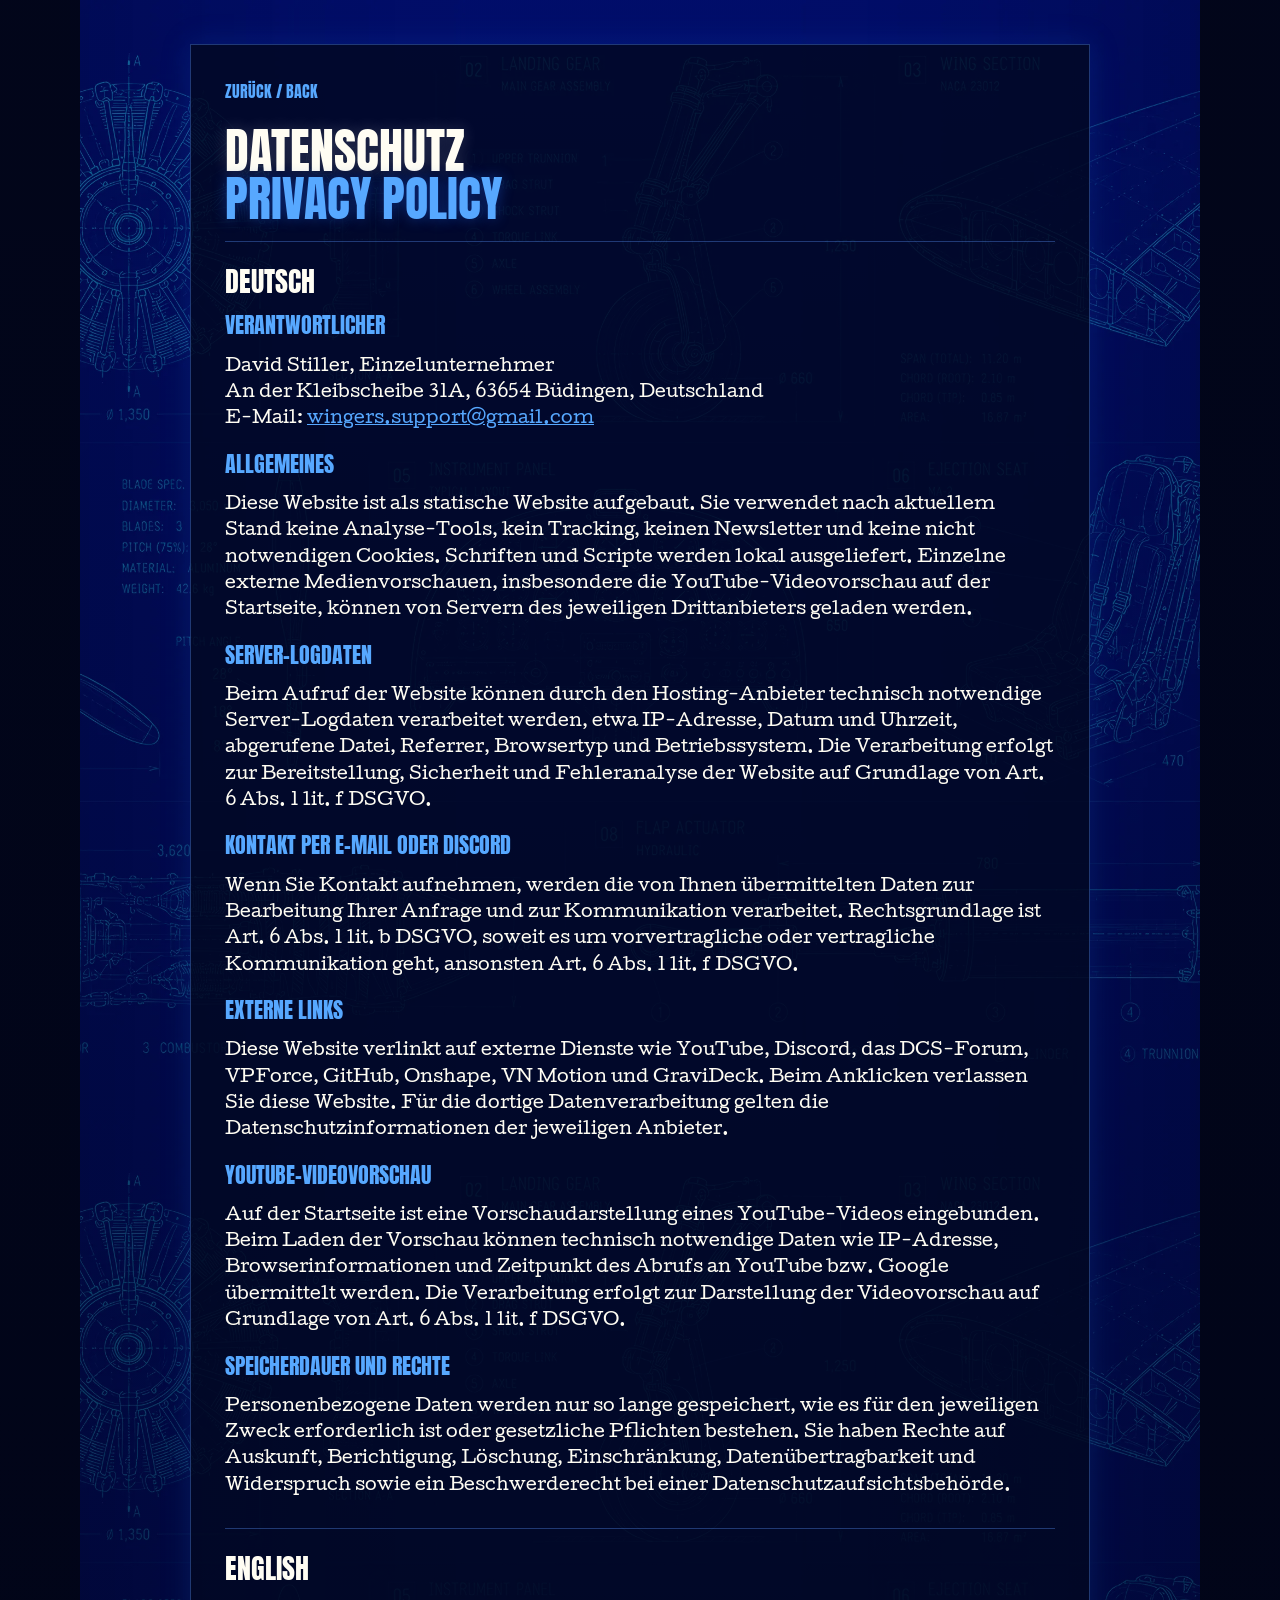
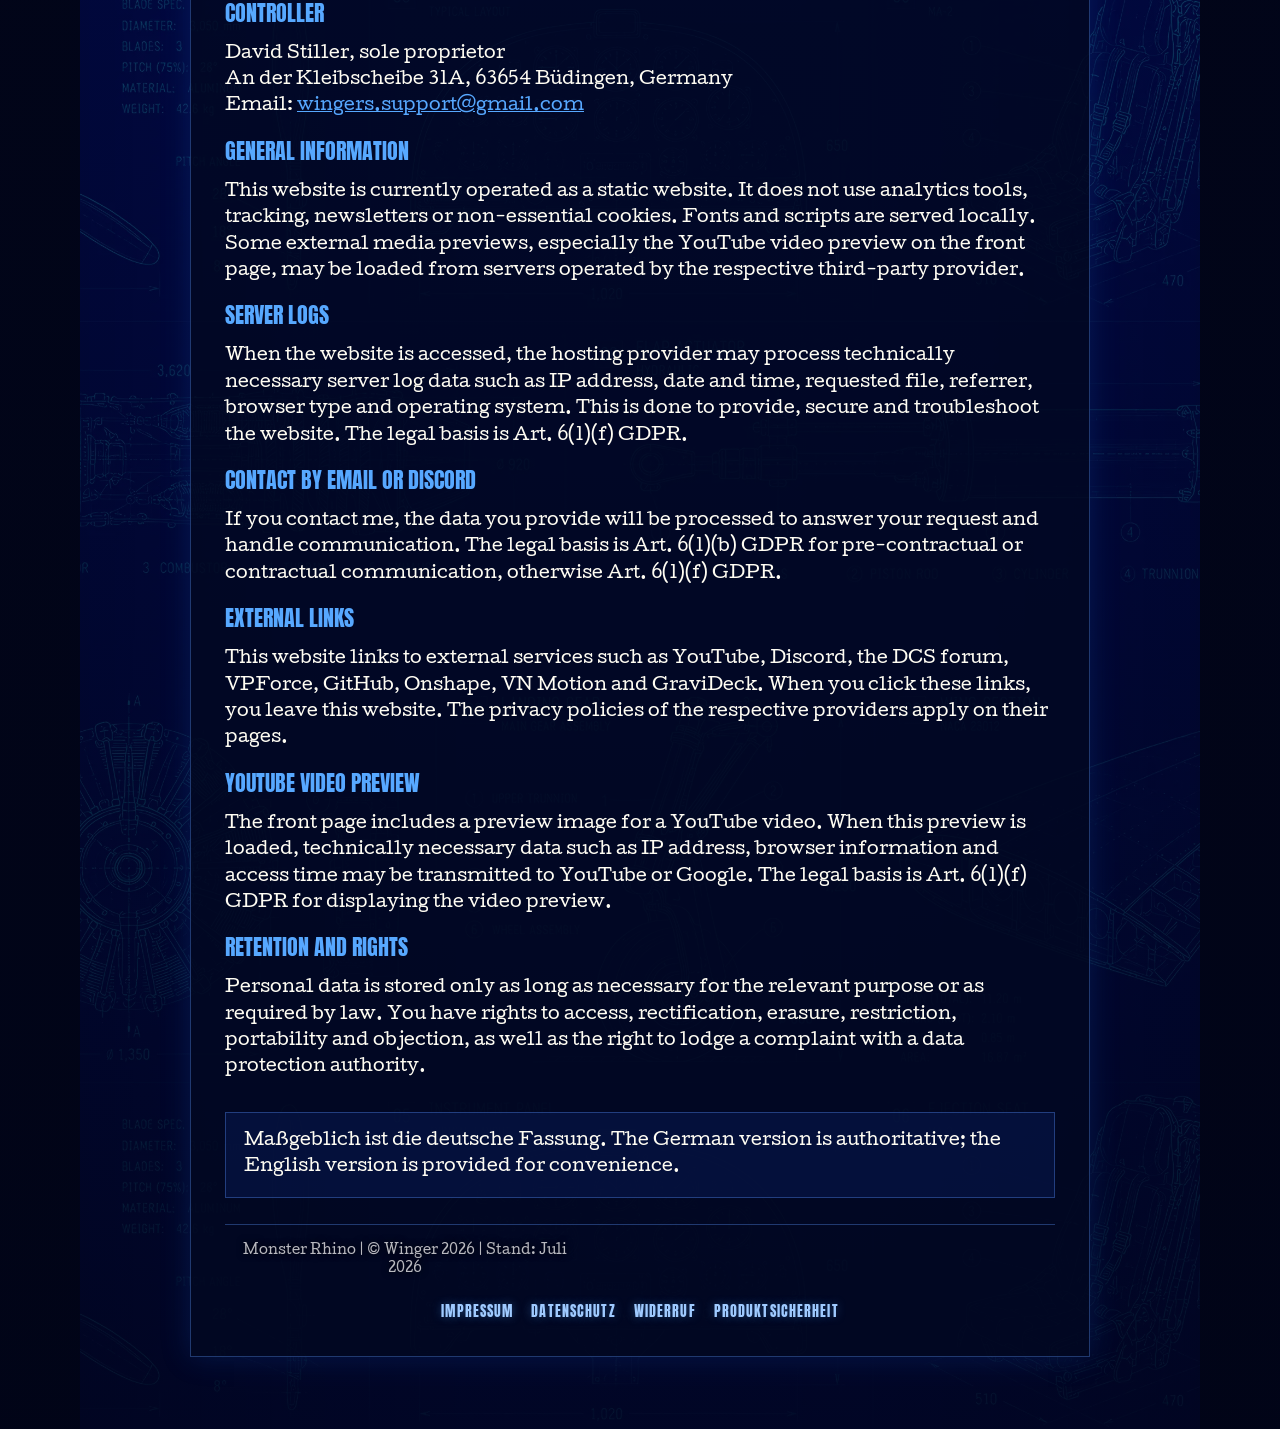
<file: datenschutz.html>
<!DOCTYPE html>
<html lang="de">
<head>
    <meta charset="UTF-8">
    <meta name="viewport" content="width=device-width, initial-scale=1.0">
    <title>Datenschutz / Privacy Policy - Monster Rhino</title>
    <link rel="stylesheet" href="css/style.css">
</head>
<body class="legal-page">
    <main class="legal-document">
        <a class="legal-back" href="index.html">Zurück / Back</a>

        <h1>Datenschutz<br><span>Privacy Policy</span></h1>

        <section class="legal-language">
            <h2>Deutsch</h2>

            <h3>Verantwortlicher</h3>
            <p>
                David Stiller, Einzelunternehmer<br>
                An der Kleibscheibe 31A, 63654 Büdingen, Deutschland<br>
                E-Mail: <a href="mailto:wingers.support@gmail.com">wingers.support@gmail.com</a>
            </p>

            <h3>Allgemeines</h3>
            <p>
                Diese Website ist als statische Website aufgebaut. Sie verwendet nach
                aktuellem Stand keine Analyse-Tools, kein Tracking, keinen Newsletter
                und keine nicht notwendigen Cookies. Schriften und Scripte werden lokal
                ausgeliefert. Einzelne externe Medienvorschauen, insbesondere die
                YouTube-Videovorschau auf der Startseite, können von Servern des
                jeweiligen Drittanbieters geladen werden.
            </p>

            <h3>Server-Logdaten</h3>
            <p>
                Beim Aufruf der Website können durch den Hosting-Anbieter technisch
                notwendige Server-Logdaten verarbeitet werden, etwa IP-Adresse, Datum
                und Uhrzeit, abgerufene Datei, Referrer, Browsertyp und Betriebssystem.
                Die Verarbeitung erfolgt zur Bereitstellung, Sicherheit und Fehleranalyse
                der Website auf Grundlage von Art. 6 Abs. 1 lit. f DSGVO.
            </p>

            <h3>Kontakt per E-Mail oder Discord</h3>
            <p>
                Wenn Sie Kontakt aufnehmen, werden die von Ihnen übermittelten Daten zur
                Bearbeitung Ihrer Anfrage und zur Kommunikation verarbeitet. Rechtsgrundlage
                ist Art. 6 Abs. 1 lit. b DSGVO, soweit es um vorvertragliche oder
                vertragliche Kommunikation geht, ansonsten Art. 6 Abs. 1 lit. f DSGVO.
            </p>

            <h3>Externe Links</h3>
            <p>
                Diese Website verlinkt auf externe Dienste wie YouTube, Discord, das
                DCS-Forum, VPForce, GitHub, Onshape, VN Motion und GraviDeck. Beim
                Anklicken verlassen Sie diese Website. Für die dortige Datenverarbeitung
                gelten die Datenschutzinformationen der jeweiligen Anbieter.
            </p>

            <h3>YouTube-Videovorschau</h3>
            <p>
                Auf der Startseite ist eine Vorschaudarstellung eines YouTube-Videos
                eingebunden. Beim Laden der Vorschau können technisch notwendige Daten
                wie IP-Adresse, Browserinformationen und Zeitpunkt des Abrufs an YouTube
                bzw. Google übermittelt werden. Die Verarbeitung erfolgt zur Darstellung
                der Videovorschau auf Grundlage von Art. 6 Abs. 1 lit. f DSGVO.
            </p>

            <h3>Speicherdauer und Rechte</h3>
            <p>
                Personenbezogene Daten werden nur so lange gespeichert, wie es für den
                jeweiligen Zweck erforderlich ist oder gesetzliche Pflichten bestehen.
                Sie haben Rechte auf Auskunft, Berichtigung, Löschung, Einschränkung,
                Datenübertragbarkeit und Widerspruch sowie ein Beschwerderecht bei einer
                Datenschutzaufsichtsbehörde.
            </p>
        </section>

        <section class="legal-language">
            <h2>English</h2>

            <h3>Controller</h3>
            <p>
                David Stiller, sole proprietor<br>
                An der Kleibscheibe 31A, 63654 Büdingen, Germany<br>
                Email: <a href="mailto:wingers.support@gmail.com">wingers.support@gmail.com</a>
            </p>

            <h3>General Information</h3>
            <p>
                This website is currently operated as a static website. It does not use
                analytics tools, tracking, newsletters or non-essential cookies. Fonts
                and scripts are served locally. Some external media previews, especially
                the YouTube video preview on the front page, may be loaded from servers
                operated by the respective third-party provider.
            </p>

            <h3>Server Logs</h3>
            <p>
                When the website is accessed, the hosting provider may process technically
                necessary server log data such as IP address, date and time, requested
                file, referrer, browser type and operating system. This is done to provide,
                secure and troubleshoot the website. The legal basis is Art. 6(1)(f) GDPR.
            </p>

            <h3>Contact by Email or Discord</h3>
            <p>
                If you contact me, the data you provide will be processed to answer your
                request and handle communication. The legal basis is Art. 6(1)(b) GDPR
                for pre-contractual or contractual communication, otherwise Art. 6(1)(f)
                GDPR.
            </p>

            <h3>External Links</h3>
            <p>
                This website links to external services such as YouTube, Discord, the
                DCS forum, VPForce, GitHub, Onshape, VN Motion and GraviDeck. When you
                click these links, you leave this website. The privacy policies of the
                respective providers apply on their pages.
            </p>

            <h3>YouTube Video Preview</h3>
            <p>
                The front page includes a preview image for a YouTube video. When this
                preview is loaded, technically necessary data such as IP address, browser
                information and access time may be transmitted to YouTube or Google. The
                legal basis is Art. 6(1)(f) GDPR for displaying the video preview.
            </p>

            <h3>Retention and Rights</h3>
            <p>
                Personal data is stored only as long as necessary for the relevant purpose
                or as required by law. You have rights to access, rectification, erasure,
                restriction, portability and objection, as well as the right to lodge a
                complaint with a data protection authority.
            </p>
        </section>

        <p class="legal-note">
            Maßgeblich ist die deutsche Fassung. The German version is authoritative;
            the English version is provided for convenience.
        </p>

        <footer class="legal-footer">
            <p>Monster Rhino | © Winger 2026 | Stand: Juli 2026</p>
            <nav aria-label="Legal navigation">
                <a href="impressum.html">Impressum</a>
                <a href="datenschutz.html">Datenschutz</a>
                <a href="widerruf.html">Widerruf</a>
                <a href="produktsicherheit.html">Produktsicherheit</a>
            </nav>
        </footer>
    </main>
</body>
</html>
</file>
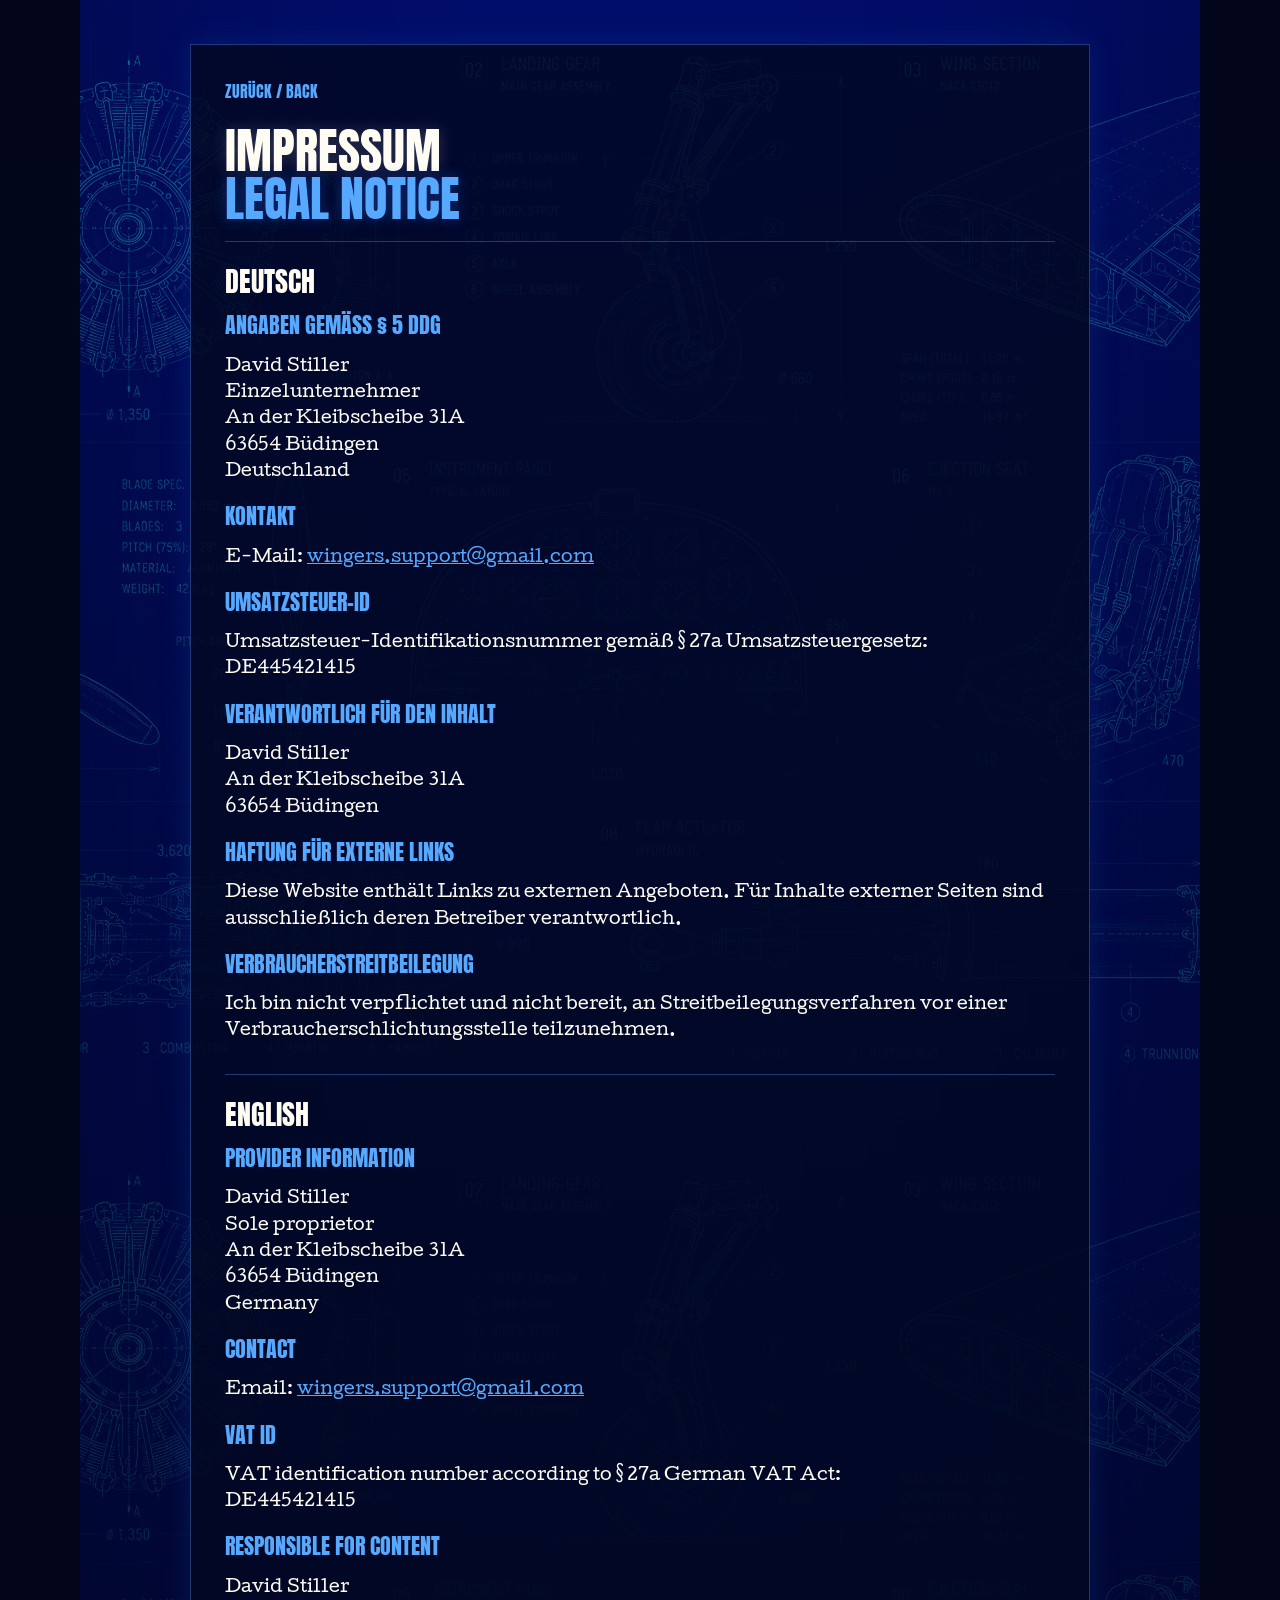
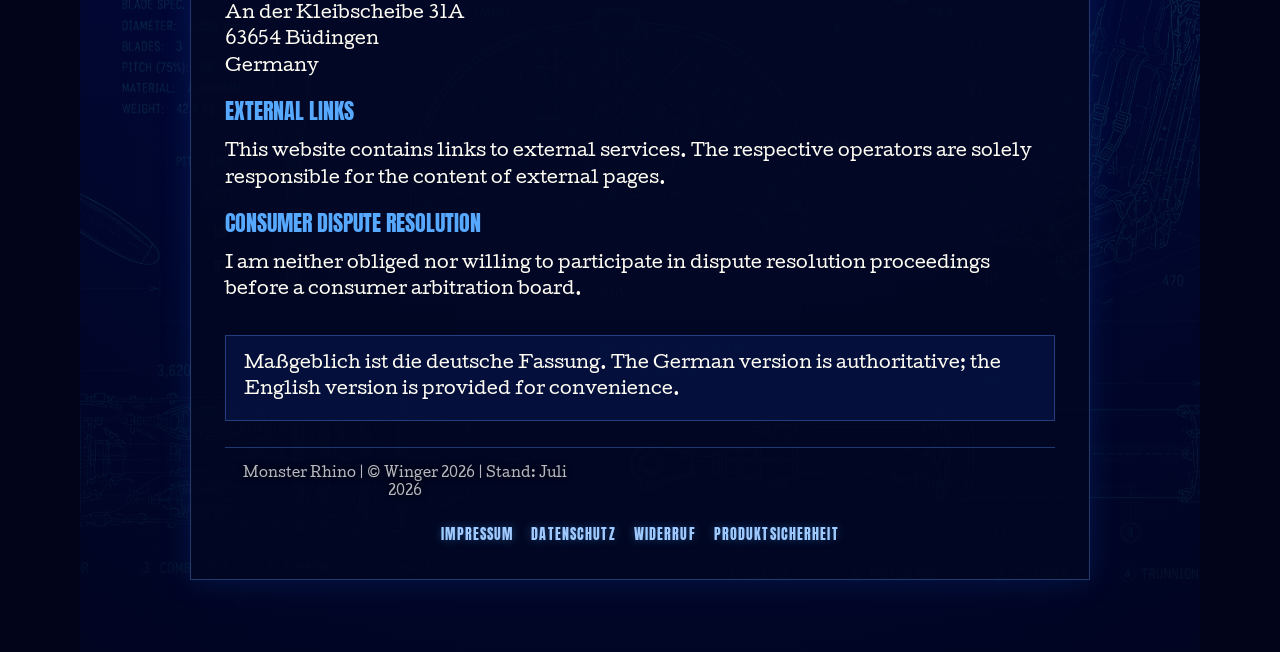
<file: impressum.html>
<!DOCTYPE html>
<html lang="de">
<head>
    <meta charset="UTF-8">
    <meta name="viewport" content="width=device-width, initial-scale=1.0">
    <title>Impressum / Legal Notice - Monster Rhino</title>
    <link rel="stylesheet" href="css/style.css">
</head>
<body class="legal-page">
    <main class="legal-document">
        <a class="legal-back" href="index.html">Zurück / Back</a>

        <h1>Impressum<br><span>Legal Notice</span></h1>

        <section class="legal-language">
            <h2>Deutsch</h2>

            <h3>Angaben gemäß § 5 DDG</h3>
            <p>
                David Stiller<br>
                Einzelunternehmer<br>
                An der Kleibscheibe 31A<br>
                63654 Büdingen<br>
                Deutschland
            </p>

            <h3>Kontakt</h3>
            <p>
                E-Mail: <a href="mailto:wingers.support@gmail.com">wingers.support@gmail.com</a>
            </p>

            <h3>Umsatzsteuer-ID</h3>
            <p>
                Umsatzsteuer-Identifikationsnummer gemäß § 27a Umsatzsteuergesetz:<br>
                DE445421415
            </p>

            <h3>Verantwortlich für den Inhalt</h3>
            <p>
                David Stiller<br>
                An der Kleibscheibe 31A<br>
                63654 Büdingen
            </p>

            <h3>Haftung für externe Links</h3>
            <p>
                Diese Website enthält Links zu externen Angeboten. Für Inhalte externer
                Seiten sind ausschließlich deren Betreiber verantwortlich.
            </p>

            <h3>Verbraucherstreitbeilegung</h3>
            <p>
                Ich bin nicht verpflichtet und nicht bereit, an Streitbeilegungsverfahren
                vor einer Verbraucherschlichtungsstelle teilzunehmen.
            </p>
        </section>

        <section class="legal-language">
            <h2>English</h2>

            <h3>Provider Information</h3>
            <p>
                David Stiller<br>
                Sole proprietor<br>
                An der Kleibscheibe 31A<br>
                63654 Büdingen<br>
                Germany
            </p>

            <h3>Contact</h3>
            <p>
                Email: <a href="mailto:wingers.support@gmail.com">wingers.support@gmail.com</a>
            </p>

            <h3>VAT ID</h3>
            <p>
                VAT identification number according to § 27a German VAT Act:<br>
                DE445421415
            </p>

            <h3>Responsible for Content</h3>
            <p>
                David Stiller<br>
                An der Kleibscheibe 31A<br>
                63654 Büdingen<br>
                Germany
            </p>

            <h3>External Links</h3>
            <p>
                This website contains links to external services. The respective operators
                are solely responsible for the content of external pages.
            </p>

            <h3>Consumer Dispute Resolution</h3>
            <p>
                I am neither obliged nor willing to participate in dispute resolution
                proceedings before a consumer arbitration board.
            </p>
        </section>

        <p class="legal-note">
            Maßgeblich ist die deutsche Fassung. The German version is authoritative;
            the English version is provided for convenience.
        </p>

        <footer class="legal-footer">
            <p>Monster Rhino | © Winger 2026 | Stand: Juli 2026</p>
            <nav aria-label="Legal navigation">
                <a href="impressum.html">Impressum</a>
                <a href="datenschutz.html">Datenschutz</a>
                <a href="widerruf.html">Widerruf</a>
                <a href="produktsicherheit.html">Produktsicherheit</a>
            </nav>
        </footer>
    </main>
</body>
</html>
</file>
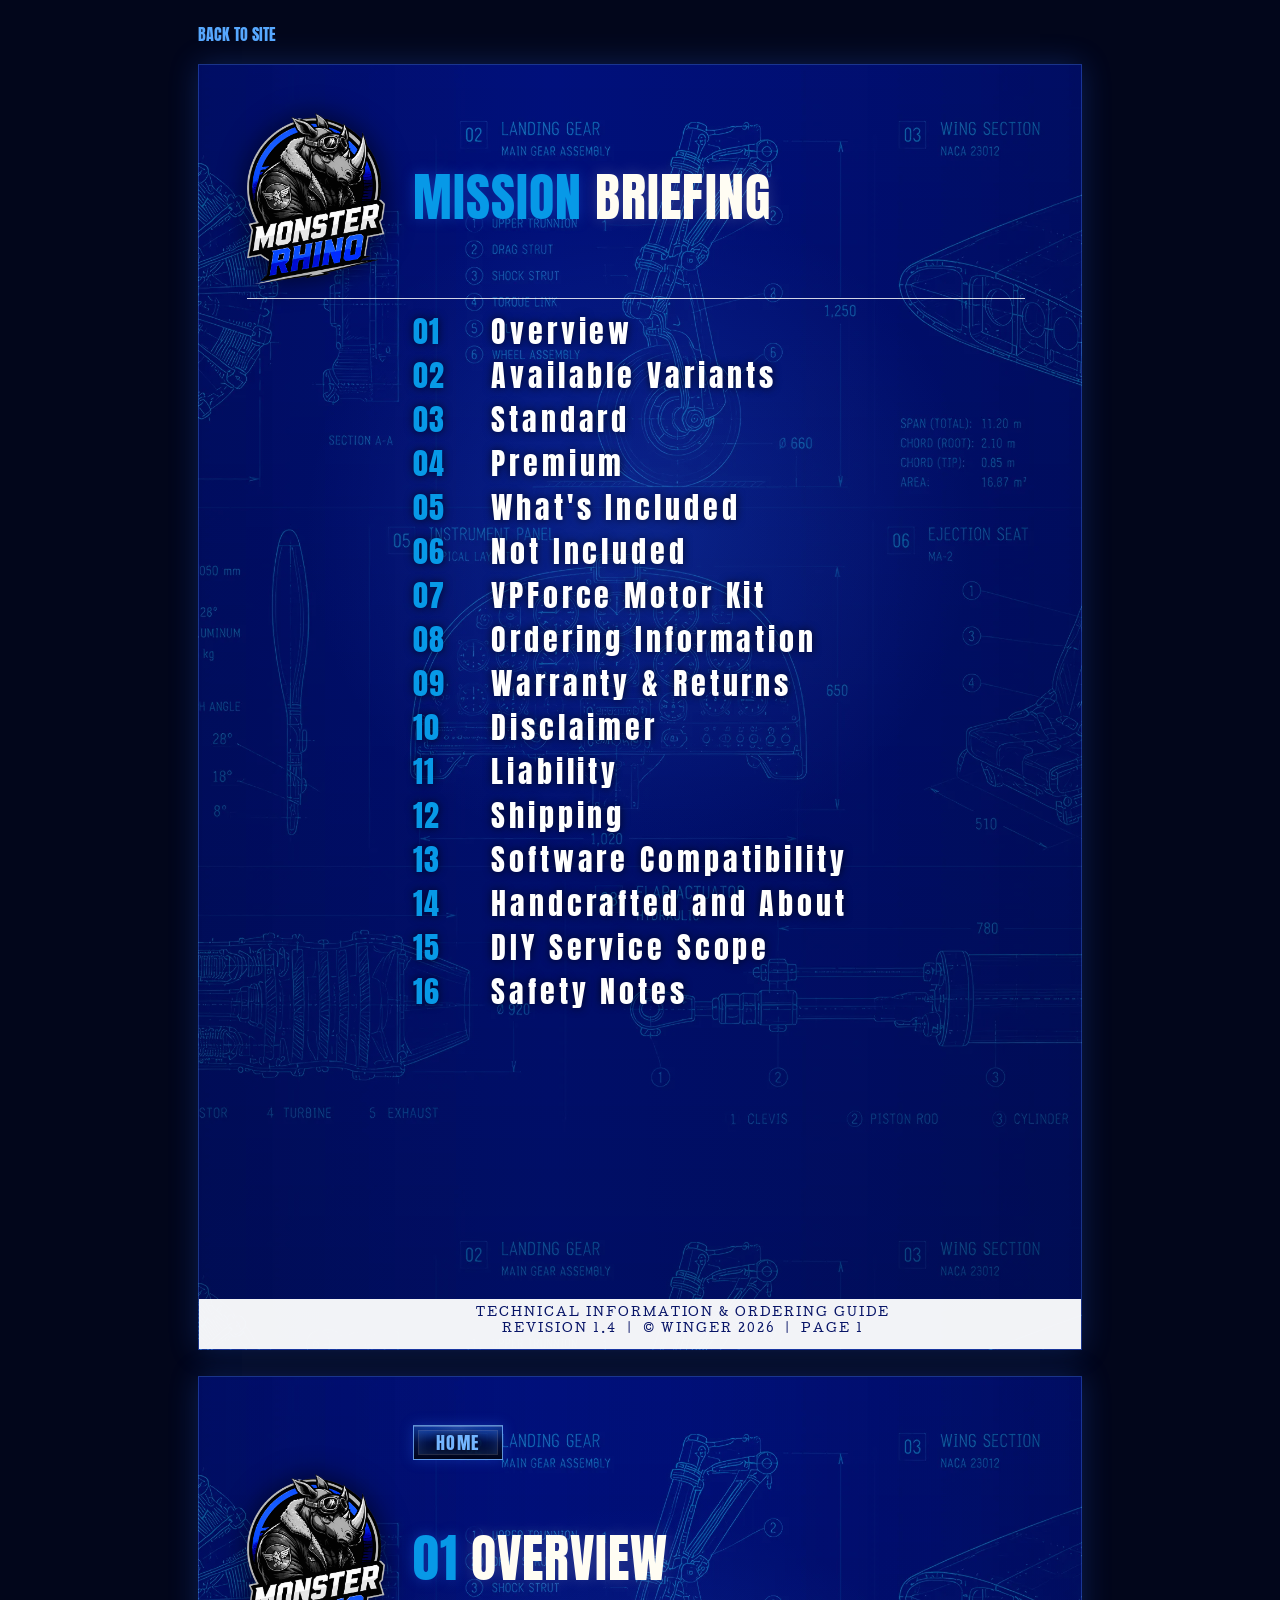
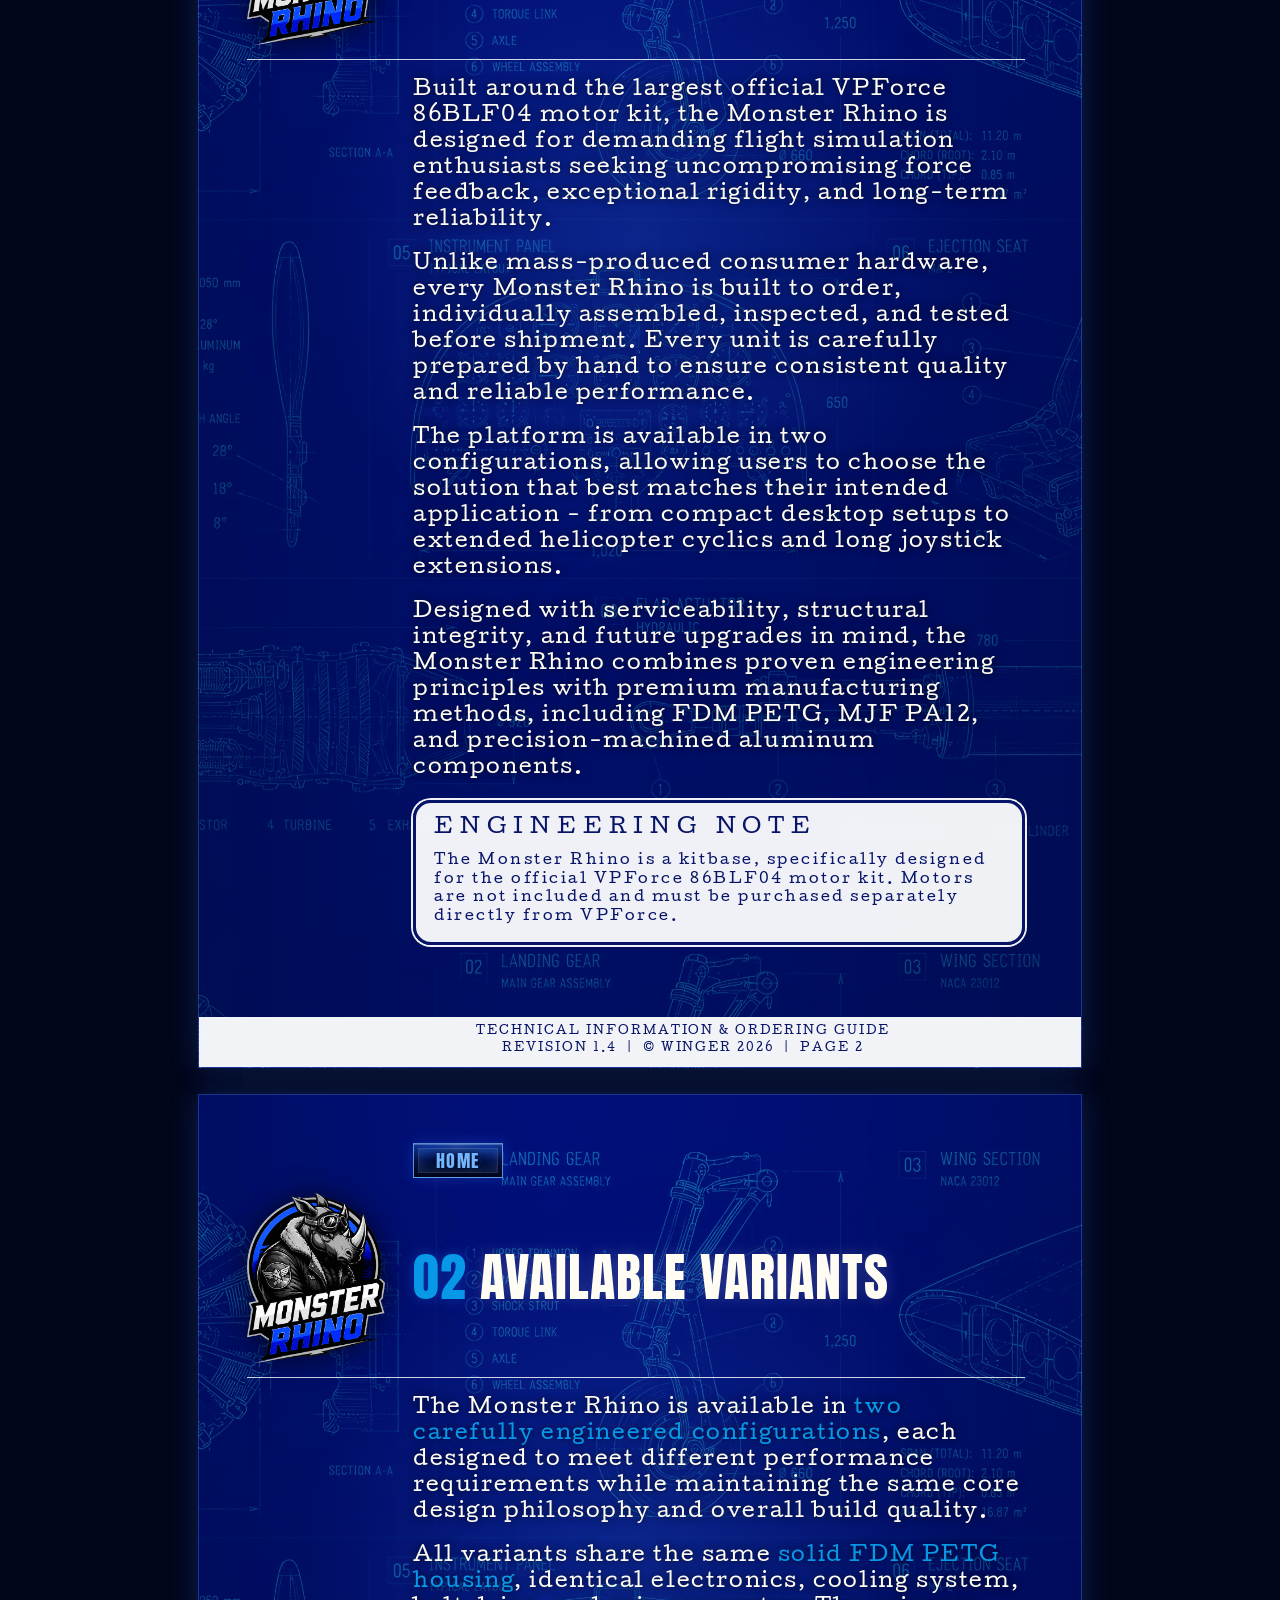
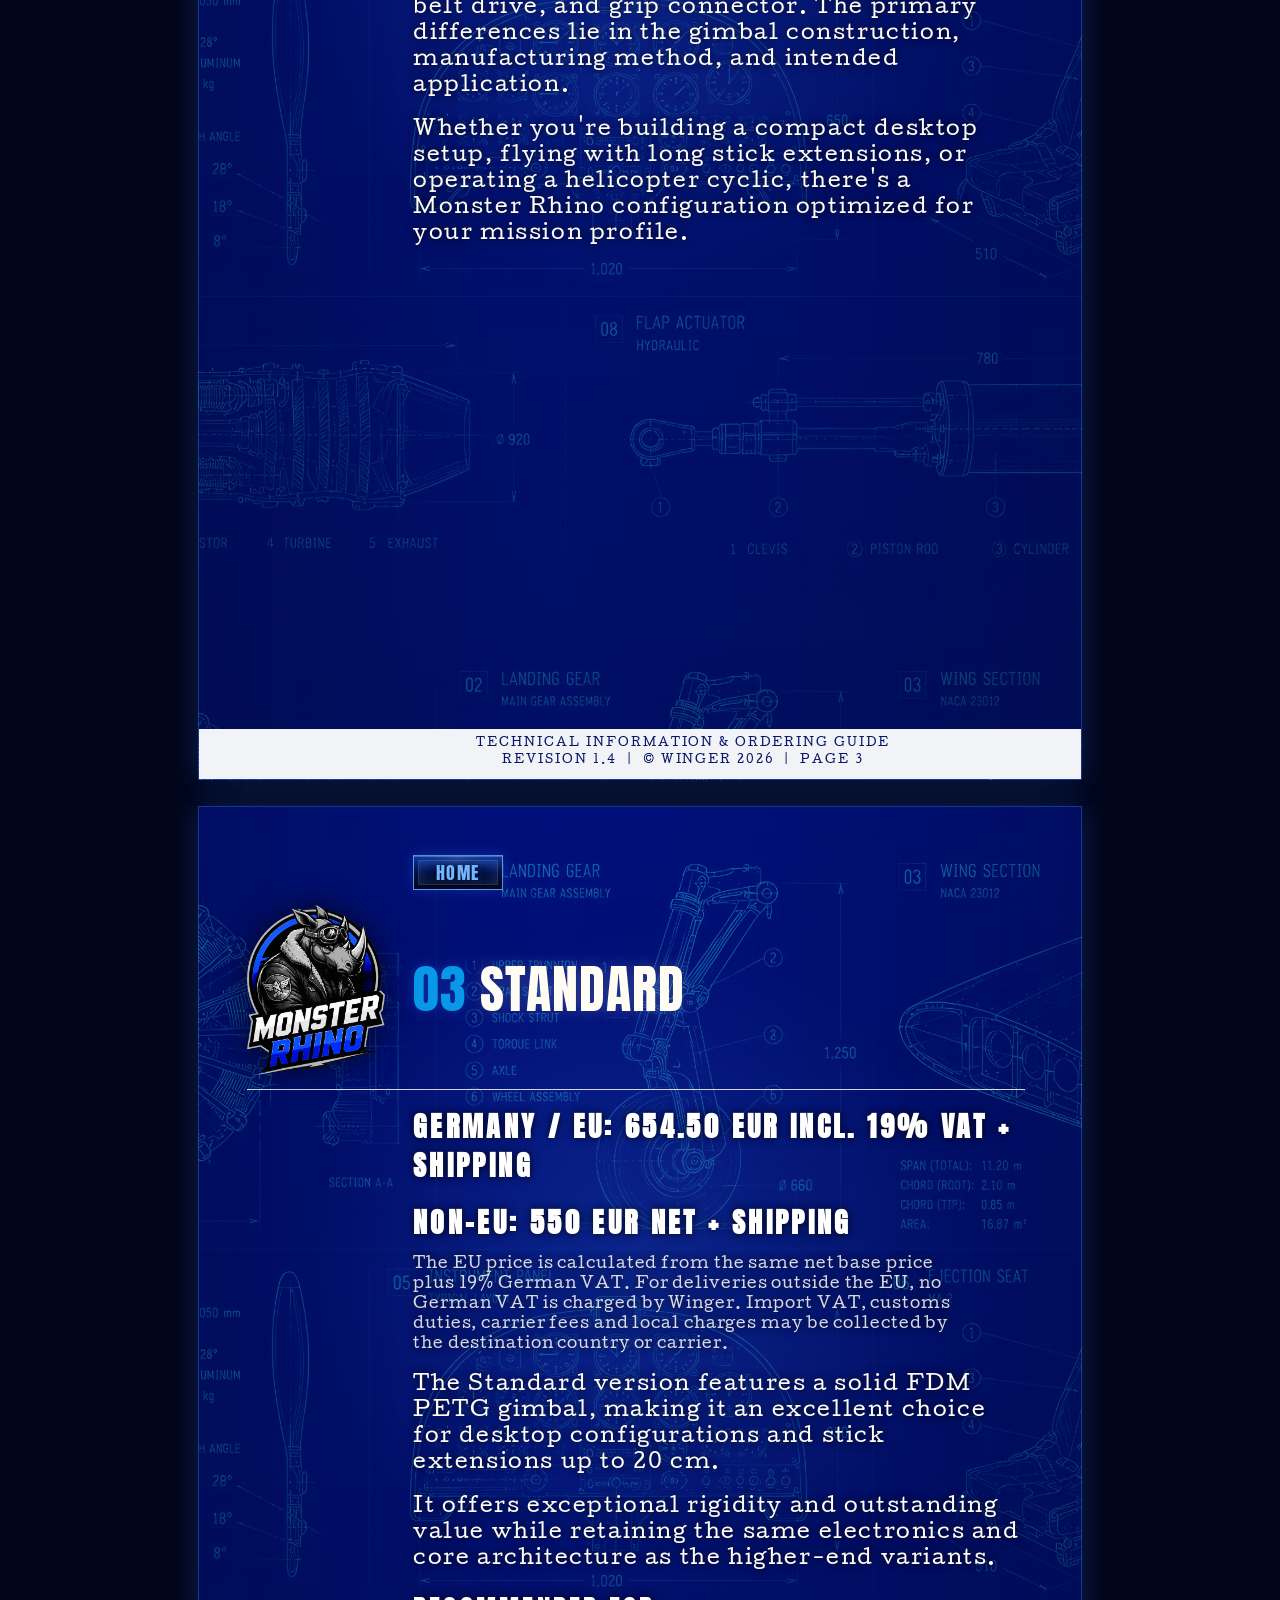
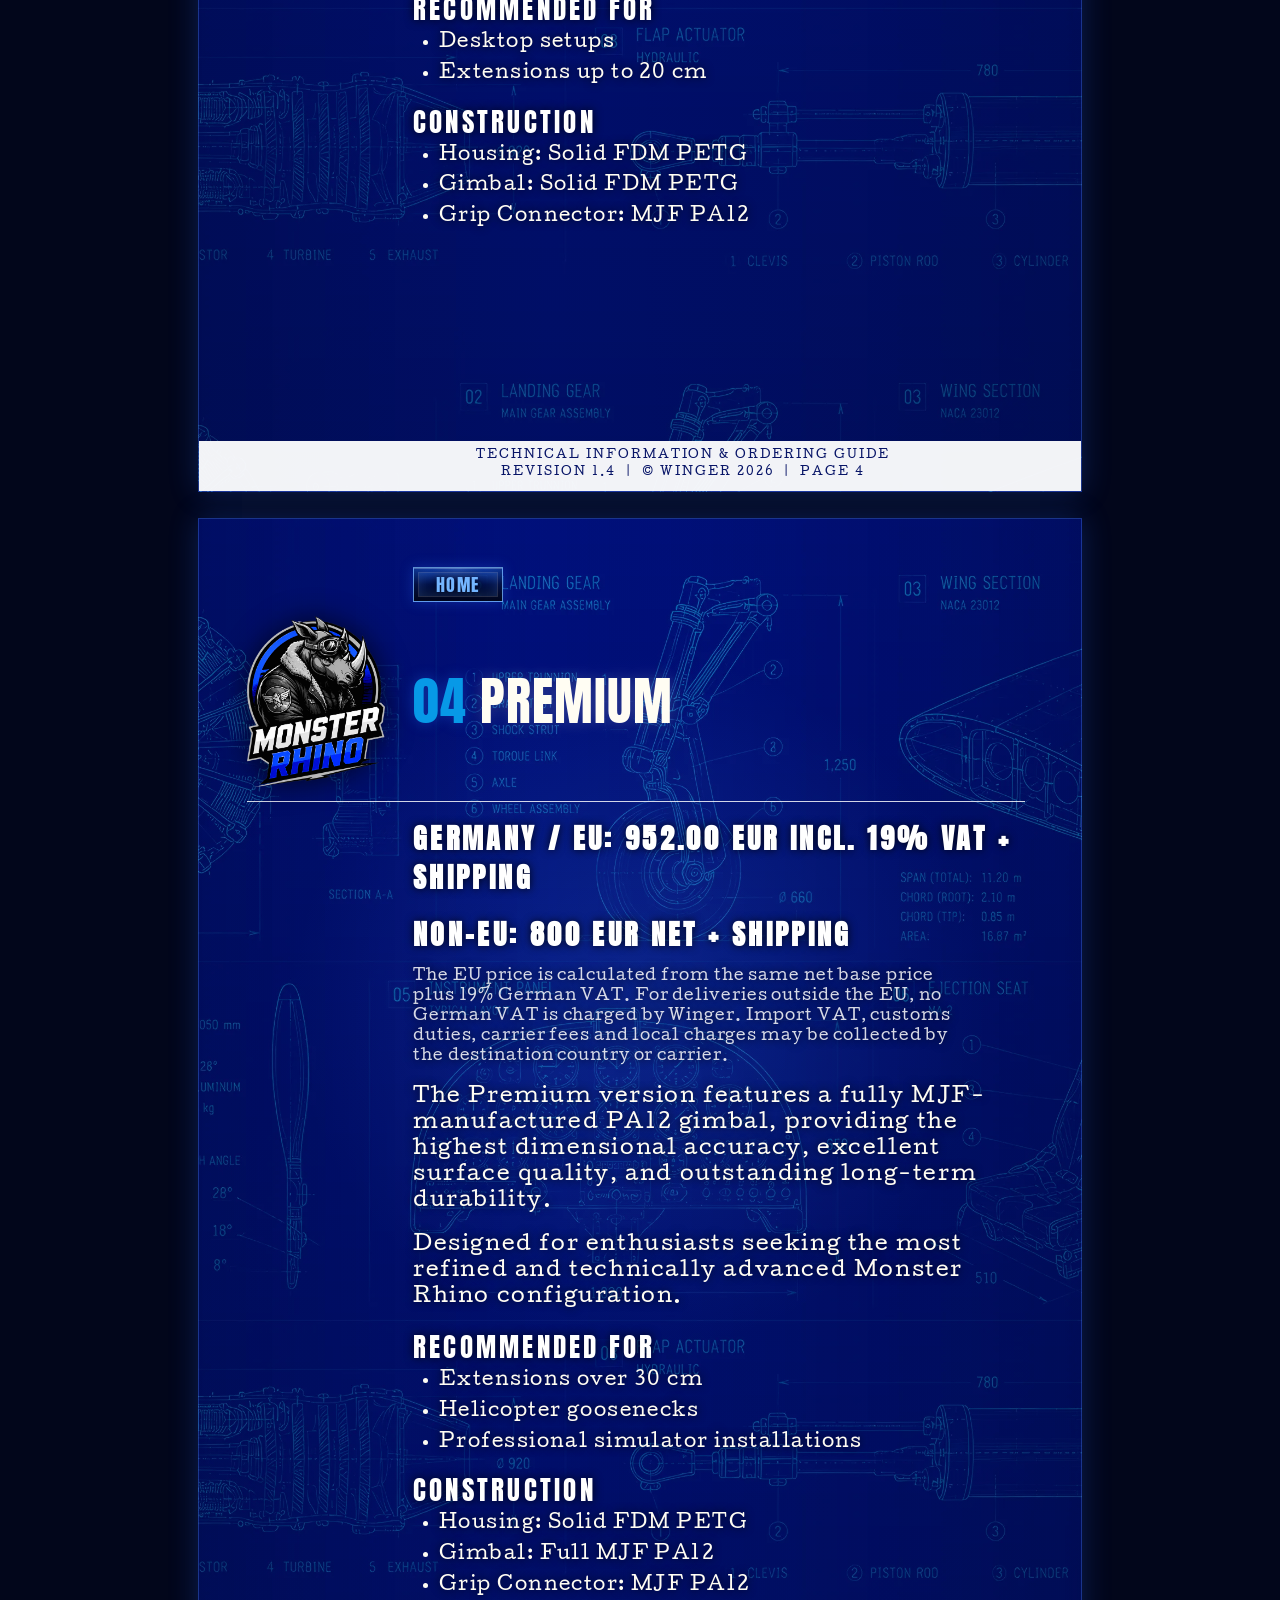
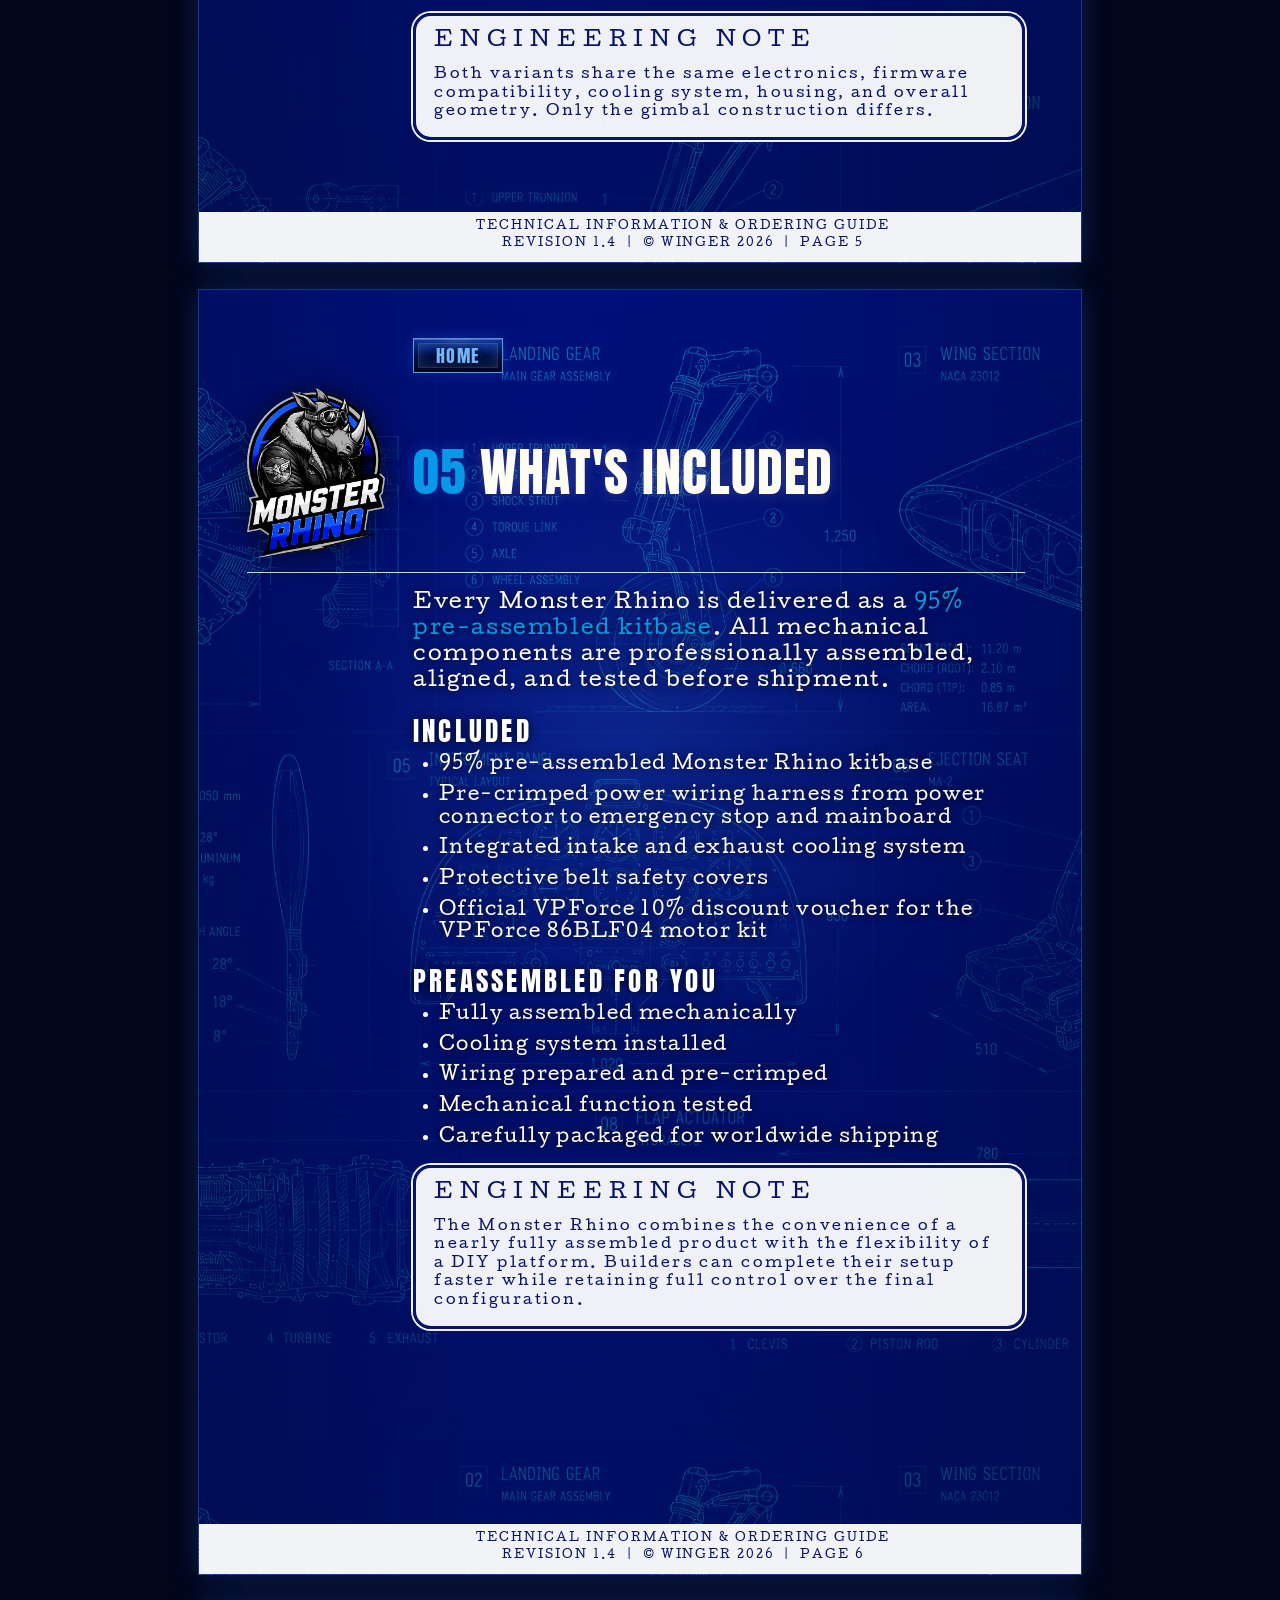
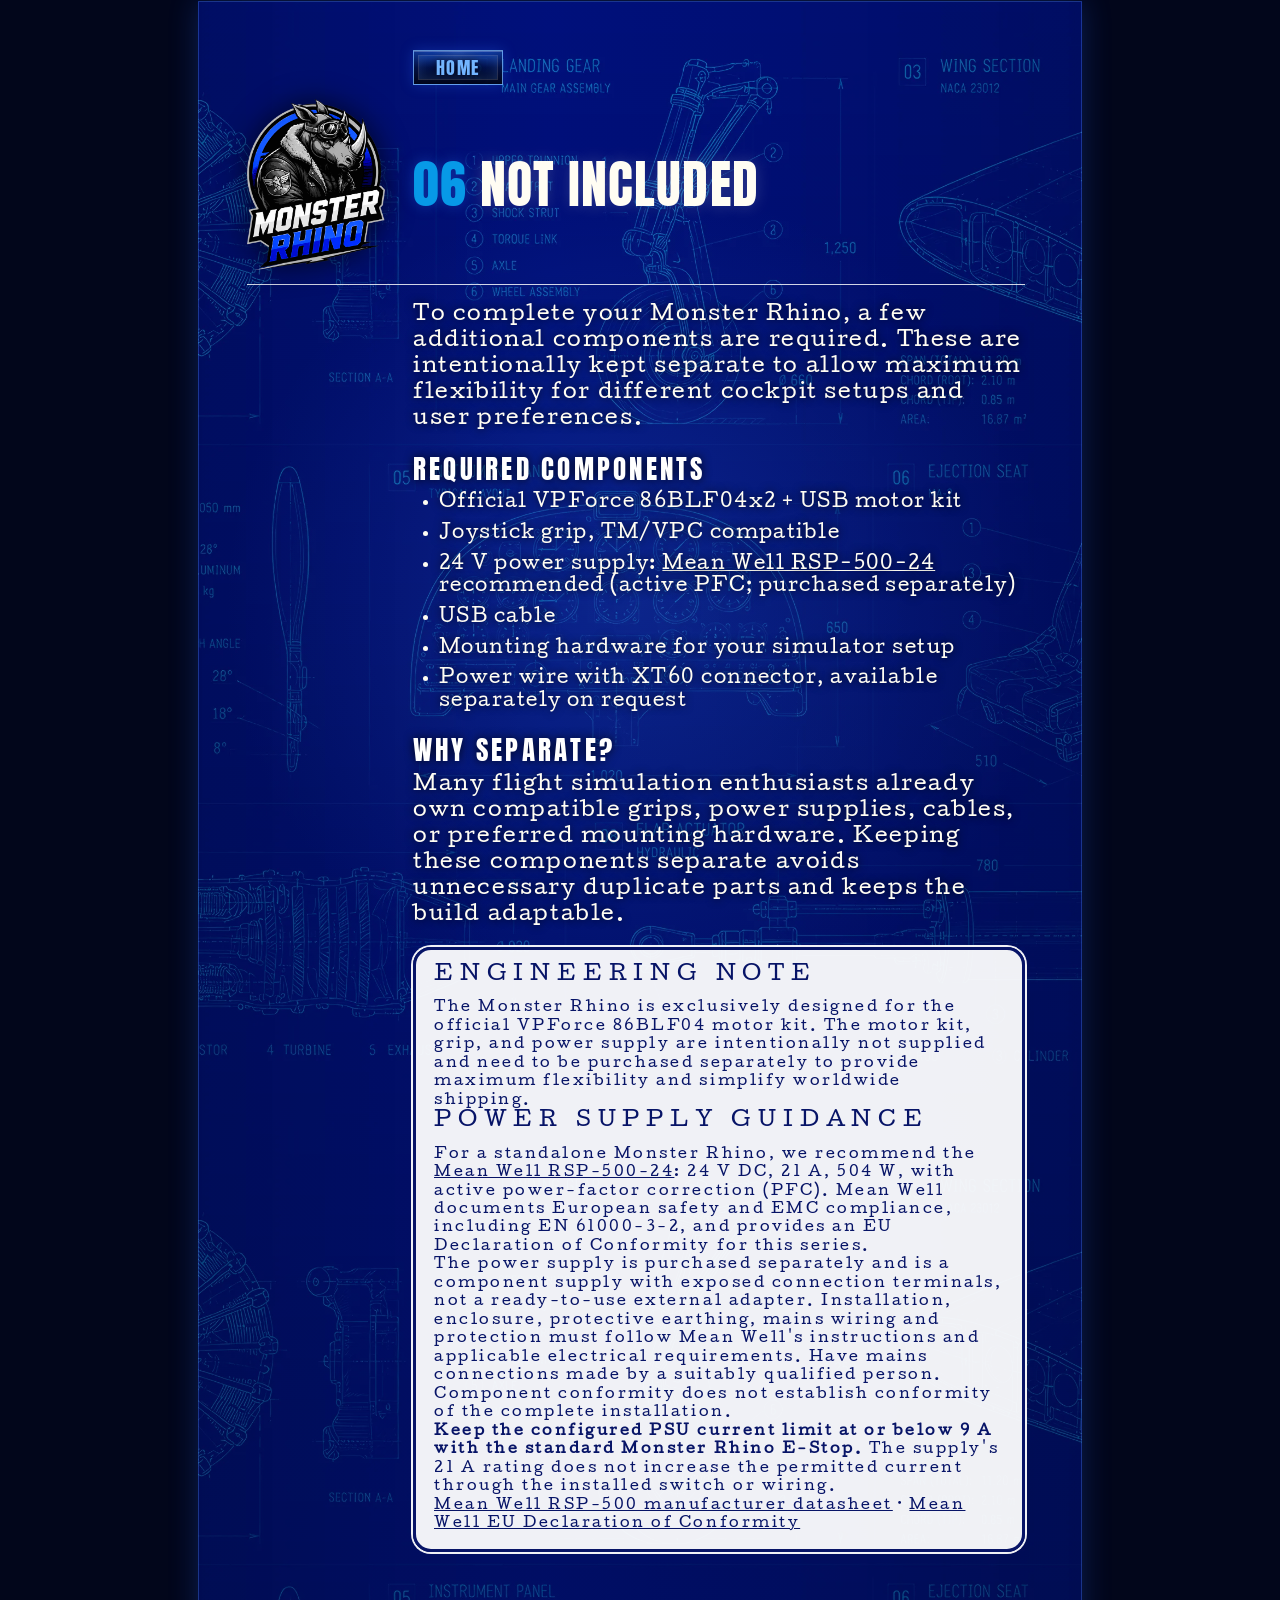
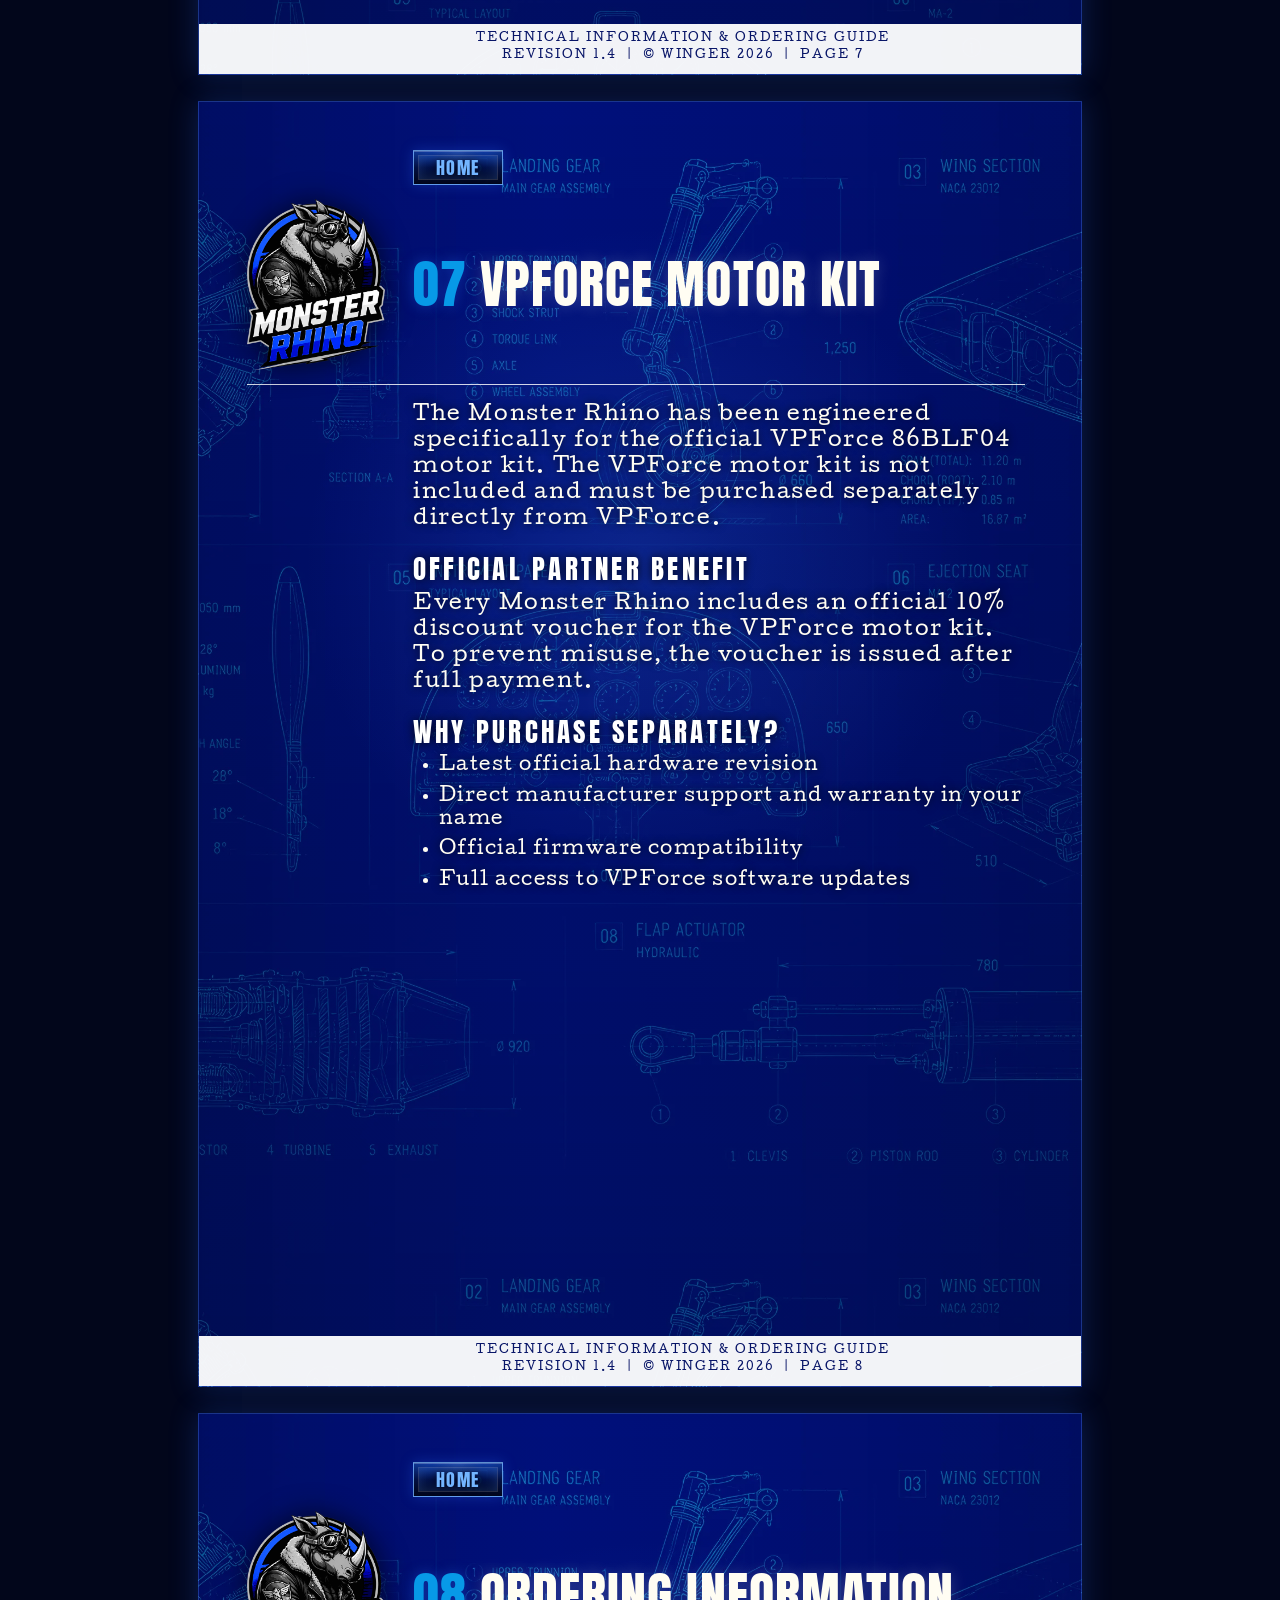
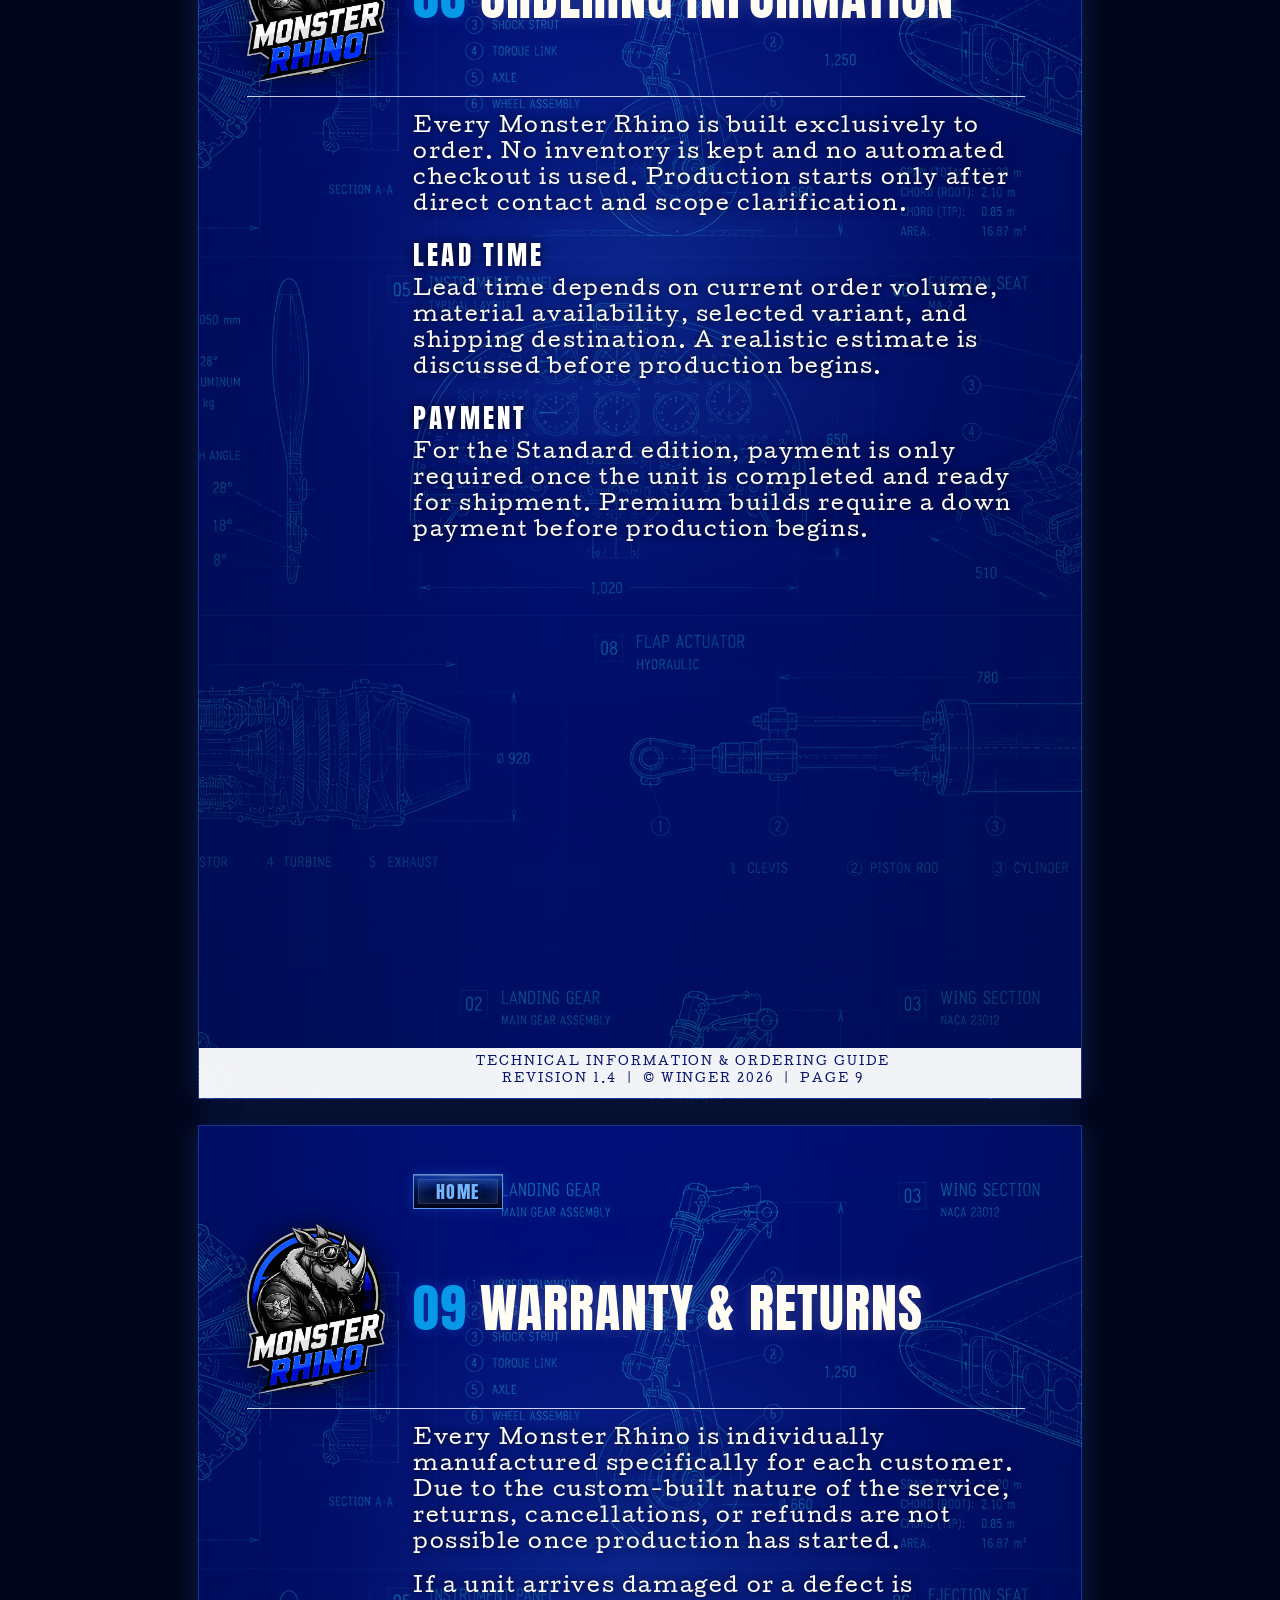
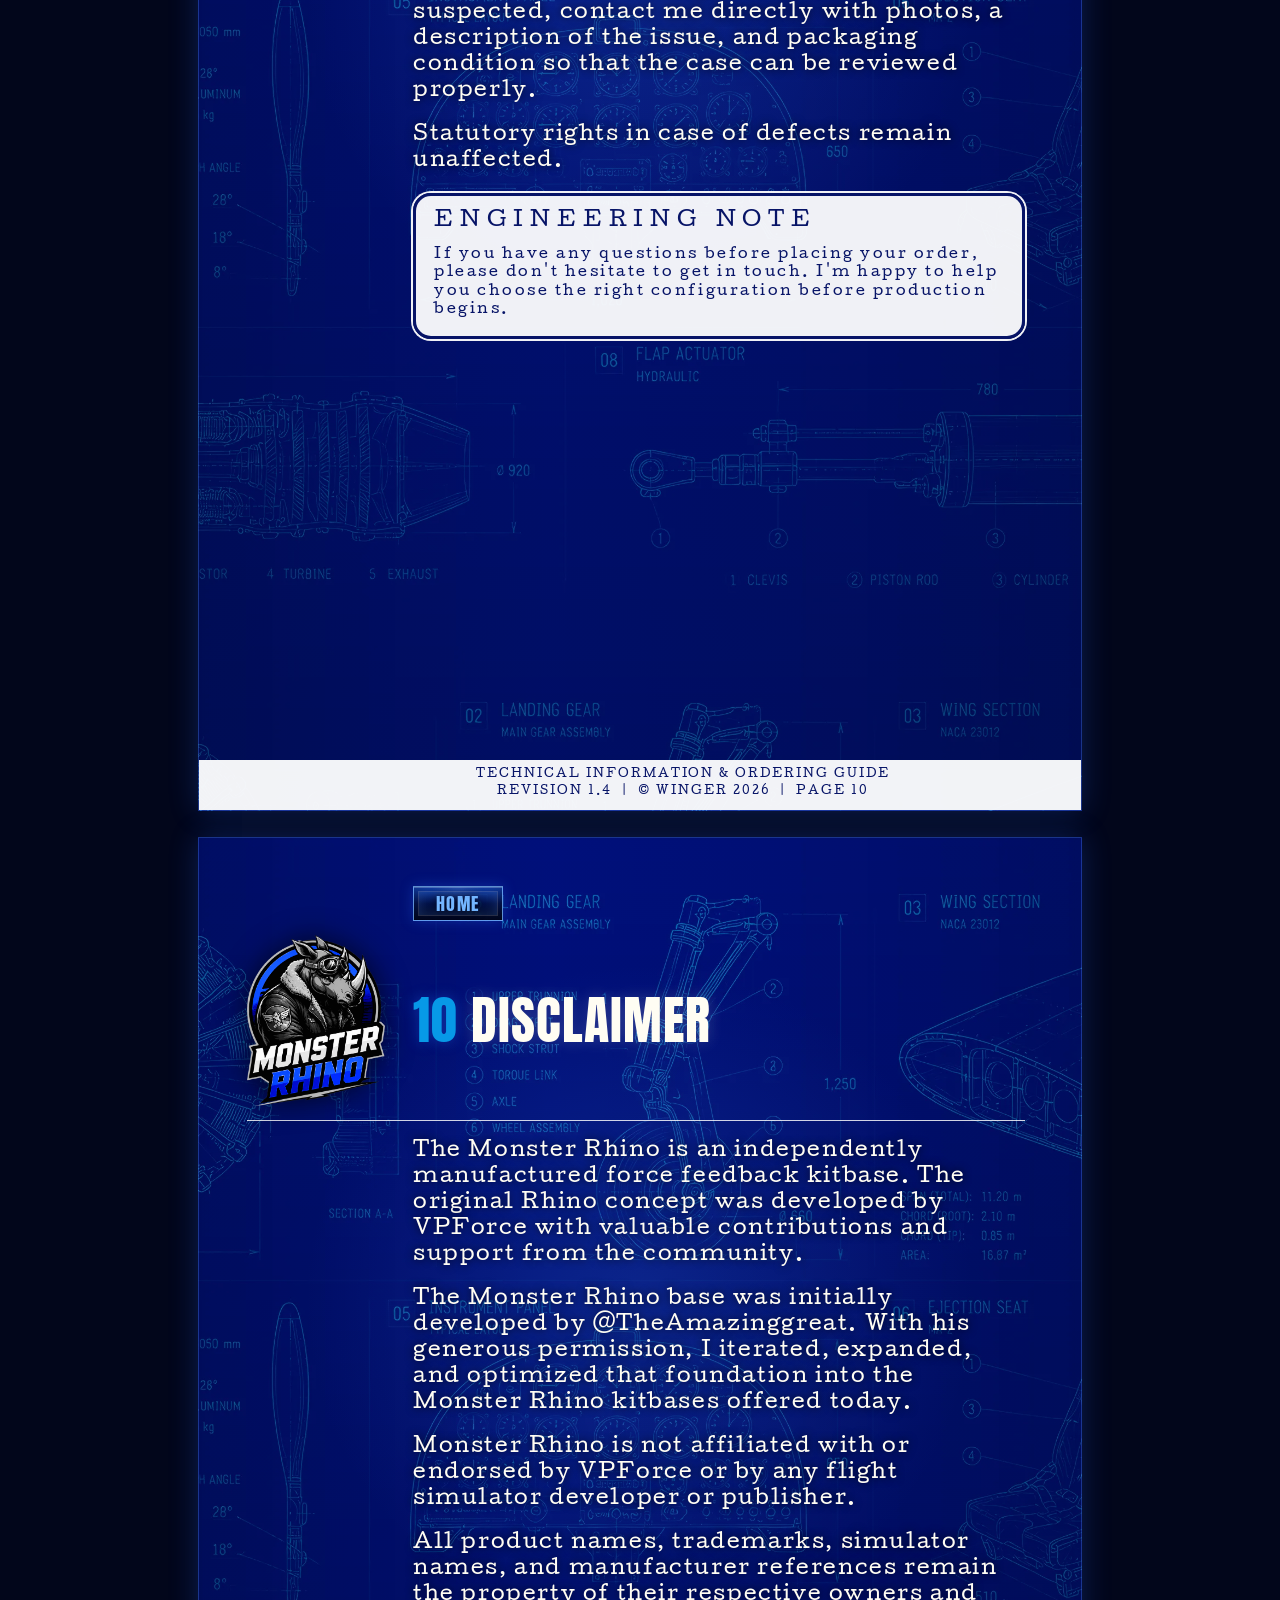
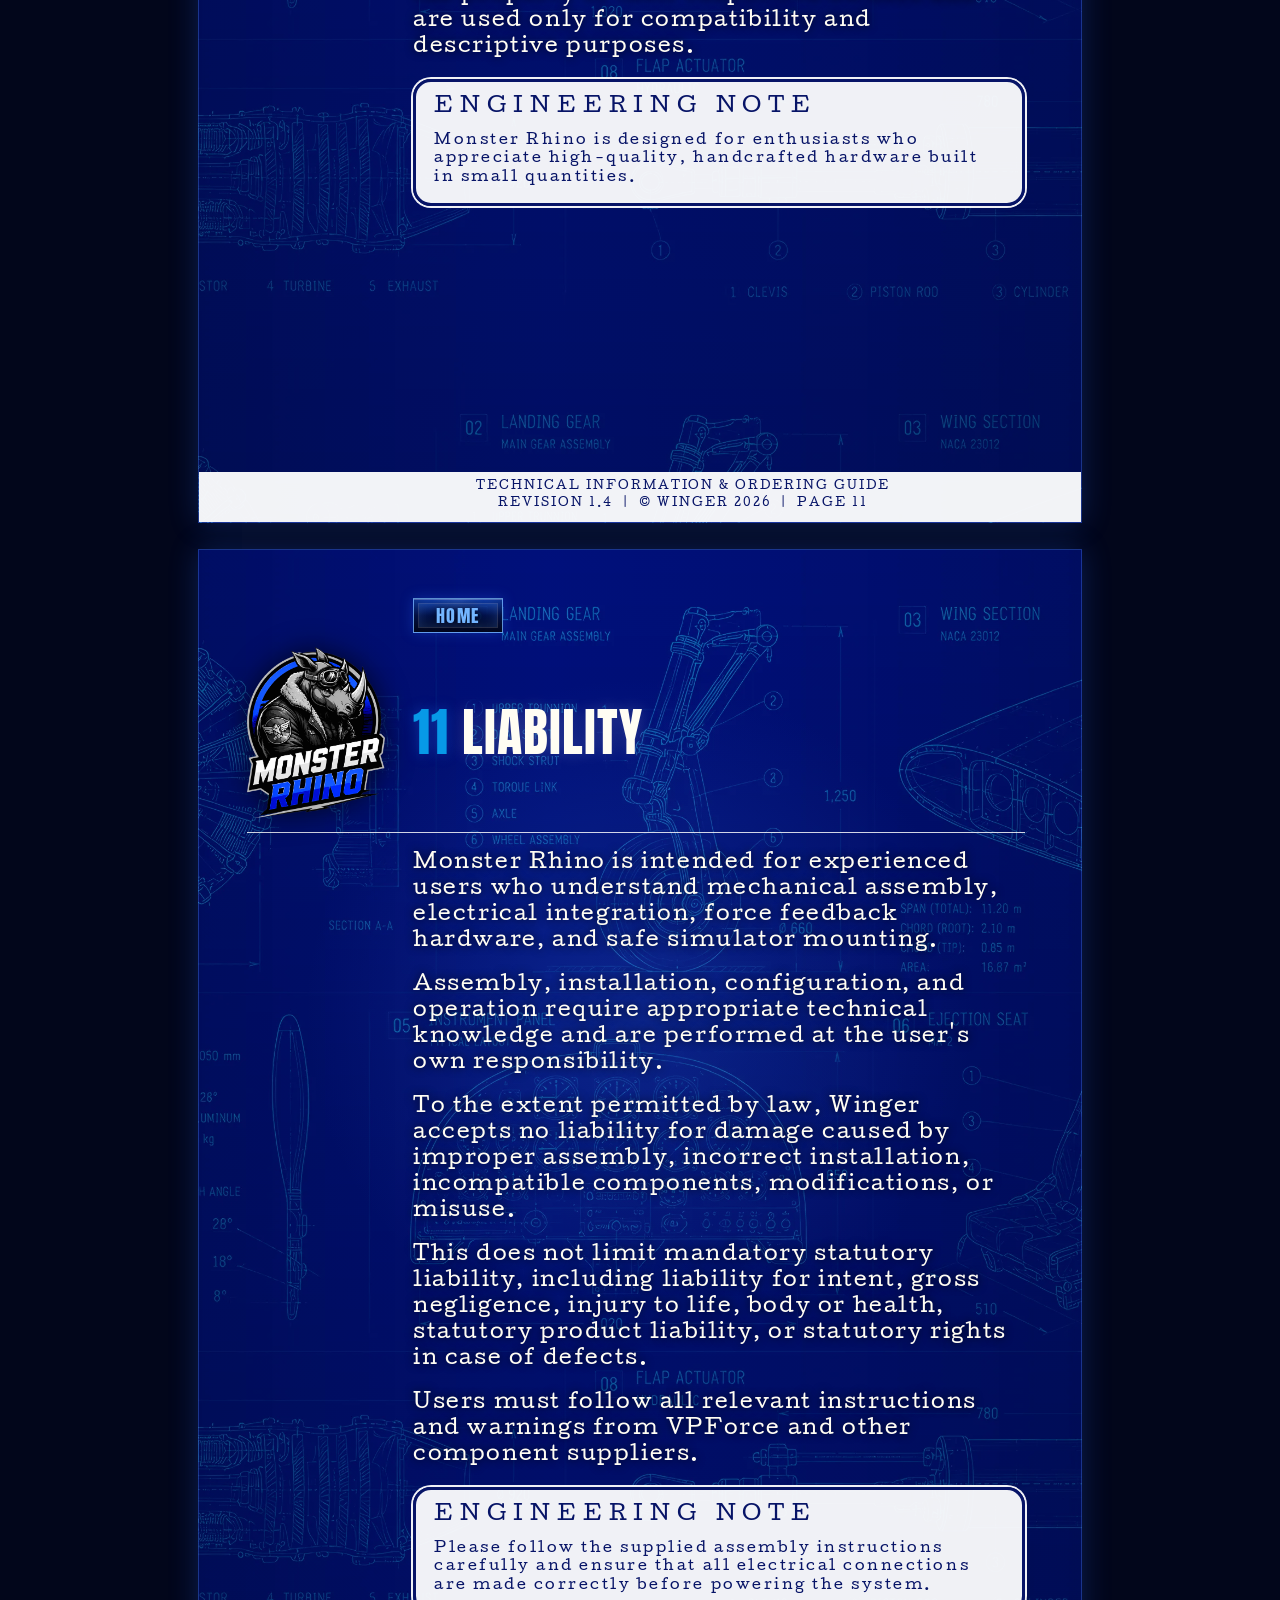
<file: infos.html>
<!DOCTYPE html>
<html lang="en">
<head>
    <meta charset="UTF-8">
    <meta name="viewport" content="width=device-width, initial-scale=1.0">
    <title>Mission Briefing - Monster Rhino</title>
    <link rel="stylesheet" href="css/style.css?v=20260710-briefing-full">
</head>
<body class="briefing-page">
    <main class="briefing-document">
        <a class="legal-back briefing-back" href="index.html">Back to Site</a>

        <article class="briefing-sheet briefing-index" id="briefing-index" aria-label="Mission Briefing overview">
            <header class="briefing-header">
                <img src="assets/branding/Monster-Rhino-Logo.png" alt="Monster Rhino">
                <h1><span>Mission</span> Briefing</h1>
            </header>

            <ol class="briefing-toc">
                <li><a href="#overview"><span>01</span> Overview</a></li>
                <li><a href="#available-variants"><span>02</span> Available Variants</a></li>
                <li><a href="#standard"><span>03</span> Standard</a></li>
                <li><a href="#premium"><span>04</span> Premium</a></li>
                <li><a href="#whats-included"><span>05</span> What's Included</a></li>
                <li><a href="#not-included"><span>06</span> Not Included</a></li>
                <li><a href="#vpforce-motor-kit"><span>07</span> VPForce Motor Kit</a></li>
                <li><a href="#ordering-information"><span>08</span> Ordering Information</a></li>
                <li><a href="#warranty-returns"><span>09</span> Warranty & Returns</a></li>
                <li><a href="#disclaimer"><span>10</span> Disclaimer</a></li>
                <li><a href="#liability"><span>11</span> Liability</a></li>
                <li><a href="#shipping"><span>12</span> Shipping</a></li>
                <li><a href="#software-compatibility"><span>13</span> Software Compatibility</a></li>
                <li><a href="#handcrafted-about"><span>14</span> Handcrafted and About</a></li>
                <li><a href="#diy-service-scope"><span>15</span> DIY Service Scope</a></li>
                <li><a href="#safety-notes"><span>16</span> Safety Notes</a></li>
            </ol>

            <footer class="briefing-footer">
                <span class="briefing-footer-title">Technical Information &amp; Ordering Guide</span>
                <span class="briefing-footer-meta"><span>Revision 1.4</span><span>© Winger 2026</span><span>Page 1</span></span>
            </footer>
        </article>

        <article class="briefing-sheet briefing-copy" id="overview" aria-label="Overview">
            <a class="briefing-home" href="#briefing-index">Home</a>
            <header class="briefing-header">
                <img src="assets/branding/Monster-Rhino-Logo.png" alt="Monster Rhino">
                <h1><span>01</span> Overview</h1>
            </header>

            <div class="briefing-text">
                <p>Built around the largest official VPForce 86BLF04 motor kit, the Monster Rhino is designed for demanding flight simulation enthusiasts seeking uncompromising force feedback, exceptional rigidity, and long-term reliability.</p>
                <p>Unlike mass-produced consumer hardware, every Monster Rhino is built to order, individually assembled, inspected, and tested before shipment. Every unit is carefully prepared by hand to ensure consistent quality and reliable performance.</p>
                <p>The platform is available in two configurations, allowing users to choose the solution that best matches their intended application - from compact desktop setups to extended helicopter cyclics and long joystick extensions.</p>
                <p>Designed with serviceability, structural integrity, and future upgrades in mind, the Monster Rhino combines proven engineering principles with premium manufacturing methods, including FDM PETG, MJF PA12, and precision-machined aluminum components.</p>
            </div>

            <aside class="briefing-note">
                <h2>Engineering Note</h2>
                <p>The Monster Rhino is a kitbase, specifically designed for the official VPForce 86BLF04 motor kit. Motors are not included and must be purchased separately directly from VPForce.</p>
            </aside>

            <footer class="briefing-footer">
                <span class="briefing-footer-title">Technical Information &amp; Ordering Guide</span>
                <span class="briefing-footer-meta"><span>Revision 1.4</span><span>© Winger 2026</span><span>Page 2</span></span>
            </footer>
        </article>

        <article class="briefing-sheet briefing-copy" id="available-variants" aria-label="Available variants">
            <a class="briefing-home" href="#briefing-index">Home</a>
            <header class="briefing-header">
                <img src="assets/branding/Monster-Rhino-Logo.png" alt="Monster Rhino">
                <h1><span>02</span> Available Variants</h1>
            </header>

            <div class="briefing-text">
                <p>The Monster Rhino is available in <mark>two carefully engineered configurations</mark>, each designed to meet different performance requirements while maintaining the same core design philosophy and overall build quality.</p>
                <p>All variants share the same <mark>solid FDM PETG housing</mark>, identical electronics, cooling system, belt drive, and grip connector. The primary differences lie in the gimbal construction, manufacturing method, and intended application.</p>
                <p>Whether you're building a compact desktop setup, flying with long stick extensions, or operating a helicopter cyclic, there's a Monster Rhino configuration optimized for your mission profile.</p>
            </div>

            <footer class="briefing-footer">
                <span class="briefing-footer-title">Technical Information &amp; Ordering Guide</span>
                <span class="briefing-footer-meta"><span>Revision 1.4</span><span>© Winger 2026</span><span>Page 3</span></span>
            </footer>
        </article>

        <article class="briefing-sheet briefing-copy briefing-variant" id="standard" aria-label="Standard">
            <a class="briefing-home" href="#briefing-index">Home</a>
            <header class="briefing-header">
                <img src="assets/branding/Monster-Rhino-Logo.png" alt="Monster Rhino">
                <h1><span>03</span> Standard</h1>
            </header>

            <div class="briefing-text">
                <p><strong>Germany / EU: 654.50 EUR incl. 19% VAT + shipping</strong></p>
                <p><strong>Non-EU: 550 EUR net + shipping</strong></p>
                <p class="price-note">The EU price is calculated from the same net base price plus 19% German VAT. For deliveries outside the EU, no German VAT is charged by Winger. Import VAT, customs duties, carrier fees and local charges may be collected by the destination country or carrier.</p>
                <p>The Standard version features a solid FDM PETG gimbal, making it an excellent choice for desktop configurations and stick extensions up to 20 cm.</p>
                <p>It offers exceptional rigidity and outstanding value while retaining the same electronics and core architecture as the higher-end variants.</p>
                <h2>Recommended For</h2>
                <ul class="briefing-list"><li>Desktop setups</li><li>Extensions up to 20 cm</li></ul>
                <h2>Construction</h2>
                <ul class="briefing-list"><li>Housing: Solid FDM PETG</li><li>Gimbal: Solid FDM PETG</li><li>Grip Connector: MJF PA12</li></ul>
            </div>

            <footer class="briefing-footer">
                <span class="briefing-footer-title">Technical Information &amp; Ordering Guide</span>
                <span class="briefing-footer-meta"><span>Revision 1.4</span><span>© Winger 2026</span><span>Page 4</span></span>
            </footer>
        </article>

        <article class="briefing-sheet briefing-copy briefing-variant" id="premium" aria-label="Premium">
            <a class="briefing-home" href="#briefing-index">Home</a>
            <header class="briefing-header">
                <img src="assets/branding/Monster-Rhino-Logo.png" alt="Monster Rhino">
                <h1><span>04</span> Premium</h1>
            </header>

            <div class="briefing-text">
                <p><strong>Germany / EU: 952.00 EUR incl. 19% VAT + shipping</strong></p>
                <p><strong>Non-EU: 800 EUR net + shipping</strong></p>
                <p class="price-note">The EU price is calculated from the same net base price plus 19% German VAT. For deliveries outside the EU, no German VAT is charged by Winger. Import VAT, customs duties, carrier fees and local charges may be collected by the destination country or carrier.</p>
                <p>The Premium version features a fully MJF-manufactured PA12 gimbal, providing the highest dimensional accuracy, excellent surface quality, and outstanding long-term durability.</p>
                <p>Designed for enthusiasts seeking the most refined and technically advanced Monster Rhino configuration.</p>
                <h2>Recommended For</h2>
                <ul class="briefing-list"><li>Extensions over 30 cm</li><li>Helicopter goosenecks</li><li>Professional simulator installations</li></ul>
                <h2>Construction</h2>
                <ul class="briefing-list"><li>Housing: Solid FDM PETG</li><li>Gimbal: Full MJF PA12</li><li>Grip Connector: MJF PA12</li></ul>
            </div>

            <aside class="briefing-note">
                <h2>Engineering Note</h2>
                <p>Both variants share the same electronics, firmware compatibility, cooling system, housing, and overall geometry. Only the gimbal construction differs.</p>
            </aside>

            <footer class="briefing-footer">
                <span class="briefing-footer-title">Technical Information &amp; Ordering Guide</span>
                <span class="briefing-footer-meta"><span>Revision 1.4</span><span>© Winger 2026</span><span>Page 5</span></span>
            </footer>
        </article>

        <article class="briefing-sheet briefing-copy" id="whats-included" aria-label="What's included">
            <a class="briefing-home" href="#briefing-index">Home</a>
            <header class="briefing-header">
                <img src="assets/branding/Monster-Rhino-Logo.png" alt="Monster Rhino">
                <h1><span>05</span> What's Included</h1>
            </header>

            <div class="briefing-text">
                <p>Every Monster Rhino is delivered as a <mark>95% pre-assembled kitbase</mark>. All mechanical components are professionally assembled, aligned, and tested before shipment.</p>
                <h2>Included</h2>
                <ul class="briefing-list"><li>95% pre-assembled Monster Rhino kitbase</li><li>Pre-crimped power wiring harness from power connector to emergency stop and mainboard</li><li>Integrated intake and exhaust cooling system</li><li>Protective belt safety covers</li><li>Official VPForce 10% discount voucher for the VPForce 86BLF04 motor kit</li></ul>
                <h2>Preassembled For You</h2>
                <ul class="briefing-list"><li>Fully assembled mechanically</li><li>Cooling system installed</li><li>Wiring prepared and pre-crimped</li><li>Mechanical function tested</li><li>Carefully packaged for worldwide shipping</li></ul>
            </div>

            <aside class="briefing-note">
                <h2>Engineering Note</h2>
                <p>The Monster Rhino combines the convenience of a nearly fully assembled product with the flexibility of a DIY platform. Builders can complete their setup faster while retaining full control over the final configuration.</p>
            </aside>

            <footer class="briefing-footer">
                <span class="briefing-footer-title">Technical Information &amp; Ordering Guide</span>
                <span class="briefing-footer-meta"><span>Revision 1.4</span><span>© Winger 2026</span><span>Page 6</span></span>
            </footer>
        </article>

        <article class="briefing-sheet briefing-copy" id="not-included" aria-label="Not included">
            <a class="briefing-home" href="#briefing-index">Home</a>
            <header class="briefing-header">
                <img src="assets/branding/Monster-Rhino-Logo.png" alt="Monster Rhino">
                <h1><span>06</span> Not Included</h1>
            </header>

            <div class="briefing-text">
                <p>To complete your Monster Rhino, a few additional components are required. These are intentionally kept separate to allow maximum flexibility for different cockpit setups and user preferences.</p>
                <h2>Required Components</h2>
                <ul class="briefing-list"><li>Official VPForce 86BLF04x2 + USB motor kit</li><li>Joystick grip, TM/VPC compatible</li><li>24 V power supply: <a href="https://www.meanwell.com/Upload/PDF/RSP-500/RSP-500-SPEC.PDF" target="_blank" rel="noopener noreferrer">Mean Well RSP-500-24</a> recommended (active PFC; purchased separately)</li><li>USB cable</li><li>Mounting hardware for your simulator setup</li><li>Power wire with XT60 connector, available separately on request</li></ul>
                <h2>Why Separate?</h2>
                <p>Many flight simulation enthusiasts already own compatible grips, power supplies, cables, or preferred mounting hardware. Keeping these components separate avoids unnecessary duplicate parts and keeps the build adaptable.</p>
            </div>

            <aside class="briefing-note">
                <h2>Engineering Note</h2>
                <p>The Monster Rhino is exclusively designed for the official VPForce 86BLF04 motor kit. The motor kit, grip, and power supply are intentionally not supplied and need to be purchased separately to provide maximum flexibility and simplify worldwide shipping.</p>
<h2>Power Supply Guidance</h2>
<p>For a standalone Monster Rhino, we recommend the <a href="https://www.meanwell.com/Upload/PDF/RSP-500/RSP-500-SPEC.PDF" target="_blank" rel="noopener noreferrer">Mean Well RSP-500-24</a>: 24 V DC, 21 A, 504 W, with active power-factor correction (PFC). Mean Well documents European safety and EMC compliance, including EN 61000-3-2, and provides an EU Declaration of Conformity for this series.</p>
<p>The power supply is purchased separately and is a component supply with exposed connection terminals, not a ready-to-use external adapter. Installation, enclosure, protective earthing, mains wiring and protection must follow Mean Well's instructions and applicable electrical requirements. Have mains connections made by a suitably qualified person. Component conformity does not establish conformity of the complete installation.</p>
<p><strong>Keep the configured PSU current limit at or below 9 A with the standard Monster Rhino E-Stop.</strong> The supply's 21 A rating does not increase the permitted current through the installed switch or wiring.</p>
<p><a href="https://www.meanwell.com/Upload/PDF/RSP-500/RSP-500-SPEC.PDF" target="_blank" rel="noopener noreferrer">Mean Well RSP-500 manufacturer datasheet</a> · <a href="https://www.meanwell.eu/productPdf.aspx?a=3&amp;i=467&amp;pdf=UlNQLTUwMC1DRS1ERUMuUERG" target="_blank" rel="noopener noreferrer">Mean Well EU Declaration of Conformity</a></p>
            </aside>

            <footer class="briefing-footer">
                <span class="briefing-footer-title">Technical Information &amp; Ordering Guide</span>
                <span class="briefing-footer-meta"><span>Revision 1.4</span><span>© Winger 2026</span><span>Page 7</span></span>
            </footer>
        </article>

        <article class="briefing-sheet briefing-copy" id="vpforce-motor-kit" aria-label="VPForce motor kit">
            <a class="briefing-home" href="#briefing-index">Home</a>
            <header class="briefing-header">
                <img src="assets/branding/Monster-Rhino-Logo.png" alt="Monster Rhino">
                <h1><span>07</span> VPForce Motor Kit</h1>
            </header>

            <div class="briefing-text">
                <p>The Monster Rhino has been engineered specifically for the official VPForce 86BLF04 motor kit. The VPForce motor kit is not included and must be purchased separately directly from VPForce.</p>
                <h2>Official Partner Benefit</h2>
                <p>Every Monster Rhino includes an official 10% discount voucher for the VPForce motor kit. To prevent misuse, the voucher is issued after full payment.</p>
                <h2>Why Purchase Separately?</h2>
                <ul class="briefing-list"><li>Latest official hardware revision</li><li>Direct manufacturer support and warranty in your name</li><li>Official firmware compatibility</li><li>Full access to VPForce software updates</li></ul>
            </div>

            <footer class="briefing-footer">
                <span class="briefing-footer-title">Technical Information &amp; Ordering Guide</span>
                <span class="briefing-footer-meta"><span>Revision 1.4</span><span>© Winger 2026</span><span>Page 8</span></span>
            </footer>
        </article>

        <article class="briefing-sheet briefing-copy" id="ordering-information" aria-label="Ordering information">
            <a class="briefing-home" href="#briefing-index">Home</a>
            <header class="briefing-header">
                <img src="assets/branding/Monster-Rhino-Logo.png" alt="Monster Rhino">
                <h1><span>08</span> Ordering Information</h1>
            </header>

            <div class="briefing-text">
                <p>Every Monster Rhino is built exclusively to order. No inventory is kept and no automated checkout is used. Production starts only after direct contact and scope clarification.</p>
                <h2>Lead Time</h2>
                <p>Lead time depends on current order volume, material availability, selected variant, and shipping destination. A realistic estimate is discussed before production begins.</p>
                <h2>Payment</h2>
                <p>For the Standard edition, payment is only required once the unit is completed and ready for shipment. Premium builds require a down payment before production begins.</p>
            </div>

            <footer class="briefing-footer">
                <span class="briefing-footer-title">Technical Information &amp; Ordering Guide</span>
                <span class="briefing-footer-meta"><span>Revision 1.4</span><span>© Winger 2026</span><span>Page 9</span></span>
            </footer>
        </article>

        <article class="briefing-sheet briefing-copy" id="warranty-returns" aria-label="Warranty and returns">
            <a class="briefing-home" href="#briefing-index">Home</a>
            <header class="briefing-header">
                <img src="assets/branding/Monster-Rhino-Logo.png" alt="Monster Rhino">
                <h1><span>09</span> Warranty &amp; Returns</h1>
            </header>

            <div class="briefing-text">
                <p>Every Monster Rhino is individually manufactured specifically for each customer. Due to the custom-built nature of the service, returns, cancellations, or refunds are not possible once production has started.</p>
                <p>If a unit arrives damaged or a defect is suspected, contact me directly with photos, a description of the issue, and packaging condition so that the case can be reviewed properly.</p>
                <p>Statutory rights in case of defects remain unaffected.</p>
            </div>

            <aside class="briefing-note">
                <h2>Engineering Note</h2>
                <p>If you have any questions before placing your order, please don't hesitate to get in touch. I'm happy to help you choose the right configuration before production begins.</p>
            </aside>

            <footer class="briefing-footer">
                <span class="briefing-footer-title">Technical Information &amp; Ordering Guide</span>
                <span class="briefing-footer-meta"><span>Revision 1.4</span><span>© Winger 2026</span><span>Page 10</span></span>
            </footer>
        </article>

        <article class="briefing-sheet briefing-copy" id="disclaimer" aria-label="Disclaimer">
            <a class="briefing-home" href="#briefing-index">Home</a>
            <header class="briefing-header">
                <img src="assets/branding/Monster-Rhino-Logo.png" alt="Monster Rhino">
                <h1><span>10</span> Disclaimer</h1>
            </header>

            <div class="briefing-text">
                <p>The Monster Rhino is an independently manufactured force feedback kitbase. The original Rhino concept was developed by VPForce with valuable contributions and support from the community.</p>
                <p>The Monster Rhino base was initially developed by @TheAmazinggreat. With his generous permission, I iterated, expanded, and optimized that foundation into the Monster Rhino kitbases offered today.</p>
                <p>Monster Rhino is not affiliated with or endorsed by VPForce or by any flight simulator developer or publisher.</p>
                <p>All product names, trademarks, simulator names, and manufacturer references remain the property of their respective owners and are used only for compatibility and descriptive purposes.</p>
            </div>

            <aside class="briefing-note">
                <h2>Engineering Note</h2>
                <p>Monster Rhino is designed for enthusiasts who appreciate high-quality, handcrafted hardware built in small quantities.</p>
            </aside>

            <footer class="briefing-footer">
                <span class="briefing-footer-title">Technical Information &amp; Ordering Guide</span>
                <span class="briefing-footer-meta"><span>Revision 1.4</span><span>© Winger 2026</span><span>Page 11</span></span>
            </footer>
        </article>

        <article class="briefing-sheet briefing-copy" id="liability" aria-label="Liability">
            <a class="briefing-home" href="#briefing-index">Home</a>
            <header class="briefing-header">
                <img src="assets/branding/Monster-Rhino-Logo.png" alt="Monster Rhino">
                <h1><span>11</span> Liability</h1>
            </header>

            <div class="briefing-text">
                <p>Monster Rhino is intended for experienced users who understand mechanical assembly, electrical integration, force feedback hardware, and safe simulator mounting.</p>
                <p>Assembly, installation, configuration, and operation require appropriate technical knowledge and are performed at the user's own responsibility.</p>
                <p>To the extent permitted by law, Winger accepts no liability for damage caused by improper assembly, incorrect installation, incompatible components, modifications, or misuse.</p>
                <p>This does not limit mandatory statutory liability, including liability for intent, gross negligence, injury to life, body or health, statutory product liability, or statutory rights in case of defects.</p>
                <p>Users must follow all relevant instructions and warnings from VPForce and other component suppliers.</p>
            </div>

            <aside class="briefing-note">
                <h2>Engineering Note</h2>
                <p>Please follow the supplied assembly instructions carefully and ensure that all electrical connections are made correctly before powering the system.</p>
            </aside>

            <footer class="briefing-footer">
                <span class="briefing-footer-title">Technical Information &amp; Ordering Guide</span>
                <span class="briefing-footer-meta"><span>Revision 1.4</span><span>© Winger 2026</span><span>Page 12</span></span>
            </footer>
        </article>

        <article class="briefing-sheet briefing-copy" id="shipping" aria-label="Shipping">
            <a class="briefing-home" href="#briefing-index">Home</a>
            <header class="briefing-header">
                <img src="assets/branding/Monster-Rhino-Logo.png" alt="Monster Rhino">
                <h1><span>12</span> Shipping</h1>
            </header>

            <div class="briefing-text">
                <p>Monster Rhino is shipped worldwide, subject to applicable export regulations, carrier availability, and destination-specific shipping restrictions.</p>
                <p>Every unit is securely packaged for transport. Shipping costs are stated in the individual offer before an order is confirmed.</p>
                <p>Shipments outside the European Union are supplied under DAP Incoterms unless otherwise agreed. For non-EU deliveries, no German VAT is charged by Winger.</p>
                <p>Import duties, customs fees, import VAT, taxes, carrier handling fees, and local charges are the responsibility of the buyer.</p>
            </div>

            <aside class="briefing-note">
                <h2>Engineering Note</h2>
                <p>Shipping may not be available to certain countries or regions due to export regulations, sanctions, carrier restrictions, or local import laws. Please contact me if you are unsure whether shipping to your destination is possible.</p>
            </aside>

            <footer class="briefing-footer">
                <span class="briefing-footer-title">Technical Information &amp; Ordering Guide</span>
                <span class="briefing-footer-meta"><span>Revision 1.4</span><span>© Winger 2026</span><span>Page 13</span></span>
            </footer>
        </article>

        <article class="briefing-sheet briefing-copy briefing-long-title" id="software-compatibility" aria-label="Software compatibility">
            <a class="briefing-home" href="#briefing-index">Home</a>
            <header class="briefing-header">
                <img src="assets/branding/Monster-Rhino-Logo.png" alt="Monster Rhino">
                <h1><span>13</span> Software Compatibility</h1>
            </header>

            <div class="briefing-text">
                <p>Monster Rhino is fully compatible with the VPForce software ecosystem and is intended to work with simulators supported by VPForce hardware, firmware, and configuration tools.</p>
                <h2>Officially Supported</h2>
                <ul class="briefing-list"><li>DCS World with native force feedback and VPForce TelemFFB enhancements</li><li>Microsoft Flight Simulator 2020</li><li>Microsoft Flight Simulator 2024</li><li>X-Plane 11 and X-Plane 12</li><li>IL-2 Great Battles</li></ul>
                <h2>Forward Compatibility</h2>
                <p>Existing OG Rhino TelemFFB and Configurator profiles can be used as a starting point. If a different power supply specification is used, voltage and amperage settings may need adjustment.</p>
            </div>

            <footer class="briefing-footer">
                <span class="briefing-footer-title">Technical Information &amp; Ordering Guide</span>
                <span class="briefing-footer-meta"><span>Revision 1.4</span><span>© Winger 2026</span><span>Page 14</span></span>
            </footer>
        </article>

        <article class="briefing-sheet briefing-copy briefing-long-title" id="handcrafted-about" aria-label="Handcrafted and about">
            <a class="briefing-home" href="#briefing-index">Home</a>
            <header class="briefing-header">
                <img src="assets/branding/Monster-Rhino-Logo.png" alt="Monster Rhino">
                <h1><span>14</span> Handcrafted and About</h1>
            </header>

            <div class="briefing-text">
                <p>Every Monster Rhino is individually manufactured to order rather than produced for inventory. This allows every build to be checked, refined, and prepared with the intended use case in mind.</p>
                <p>The approach reflects countless hours of engineering, practical experience, testing, and feedback from the flight simulation community.</p>
                <p>It is not designed to be a generic consumer product. It is a carefully prepared kitbase for users who value force feedback, mechanical clarity, and a direct connection to the people building their hardware.</p>
            </div>

            <aside class="briefing-note">
                <h2>Engineering Note</h2>
                <p>Every Monster Rhino is built to order and personally assembled, inspected, tested, and packaged by Winger before shipment.</p>
            </aside>

            <footer class="briefing-footer">
                <span class="briefing-footer-title">Technical Information &amp; Ordering Guide</span>
                <span class="briefing-footer-meta"><span>Revision 1.4</span><span>© Winger 2026</span><span>Page 15</span></span>
            </footer>
        </article>

        <article class="briefing-sheet briefing-copy" id="diy-service-scope" aria-label="DIY service scope">
            <a class="briefing-home" href="#briefing-index">Home</a>
            <header class="briefing-header">
                <img src="assets/branding/Monster-Rhino-Logo.png" alt="Monster Rhino">
                <h1><span>15</span> DIY Service Scope</h1>
            </header>

            <div class="briefing-text briefing-compact">
                <p>Monster Rhino is not offered as a mass-produced consumer product or plug-and-play end device. It is a personal DIY/kitbase service for experienced flight simulation and DIY users.</p>
                <h2>What The Service Covers</h2>
                <ul class="briefing-list"><li>Sourcing selected mechanical parts and materials for the agreed build</li><li>3D printing and mechanical preparation of kitbase components</li><li>Partial mechanical assembly, inspection, and practical build support</li><li>Direct communication before production starts. There is no automated checkout.</li></ul>
                <h2>Open Project Basis</h2>
                <p>The underlying project data, BOMs, and STL files are publicly available. Customers may source parts and build the project independently without support from Monster Rhino.</p>
                <h2>Not Included</h2>
                <p>Motors and mainboard are not supplied with the Monster Rhino and must be ordered from the VPForce online store. A 10% discount code is included with every Monster Rhino kitbase.</p>
            </div>

            <aside class="briefing-note">
                <h2>Engineering Note</h2>
                <p>Every build starts with direct contact, scope clarification, and a shared understanding of what is included before production begins.</p>
            </aside>

            <footer class="briefing-footer">
                <span class="briefing-footer-title">Technical Information &amp; Ordering Guide</span>
                <span class="briefing-footer-meta"><span>Revision 1.4</span><span>© Winger 2026</span><span>Page 16</span></span>
            </footer>
        </article>

        <article class="briefing-sheet briefing-copy briefing-long-title" id="safety-notes" aria-label="Safety notes">
            <a class="briefing-home" href="#briefing-index">Home</a>
            <header class="briefing-header">
                <img src="assets/branding/Monster-Rhino-Logo.png" alt="Monster Rhino">
                <h1><span>16</span> Safety Notes</h1>
            </header>

            <div class="briefing-text briefing-compact">
                <p>Monster Rhino is intended for experienced simulation and DIY users who understand mechanical assembly, safe mounting, and the risks of moving force-feedback hardware.</p>
                <h2>Customer Responsibilities</h2>
                <ul class="briefing-list"><li>Final assembly, electrical integration, configuration, and commissioning</li><li>Stable mounting to a suitable cockpit, rig, or desk structure</li><li>Checking screws, belts, cables, and mounting points before each use</li><li>Following all instructions and warnings from VPForce and other component suppliers</li></ul>
                <h2>Safety And Use</h2>
                <ul class="briefing-list"><li>Not a toy. Not intended for children.</li><li>Disconnect power before mechanical or electrical work.</li><li>Moving parts can create crushing or injury hazards.</li><li>Do not operate if unusual noise, smell, heat, or damage occurs.</li></ul>
                <h2>Current Limit / E-Stop Rating</h2>
                <p>By default, the E-Stop switch of the Monster Rhino is rated and certified for 9A current. Do not set the PSU current limit in the VPForce configurator above 9A unless the installed E-Stop switch is replaced with a suitably certified switch rated for the intended current and voltage.</p>
                <h2>Contact</h2>
                <p>Questions about scope, safe use, defects, or transport damage: wingers.support@gmail.com</p>
            </div>

            <footer class="briefing-footer">
                <span class="briefing-footer-title">Technical Information &amp; Ordering Guide</span>
                <span class="briefing-footer-meta"><span>Revision 1.4</span><span>© Winger 2026</span><span>Page 17</span></span>
            </footer>
        </article>
    </main>
</body>
</html>
</file>
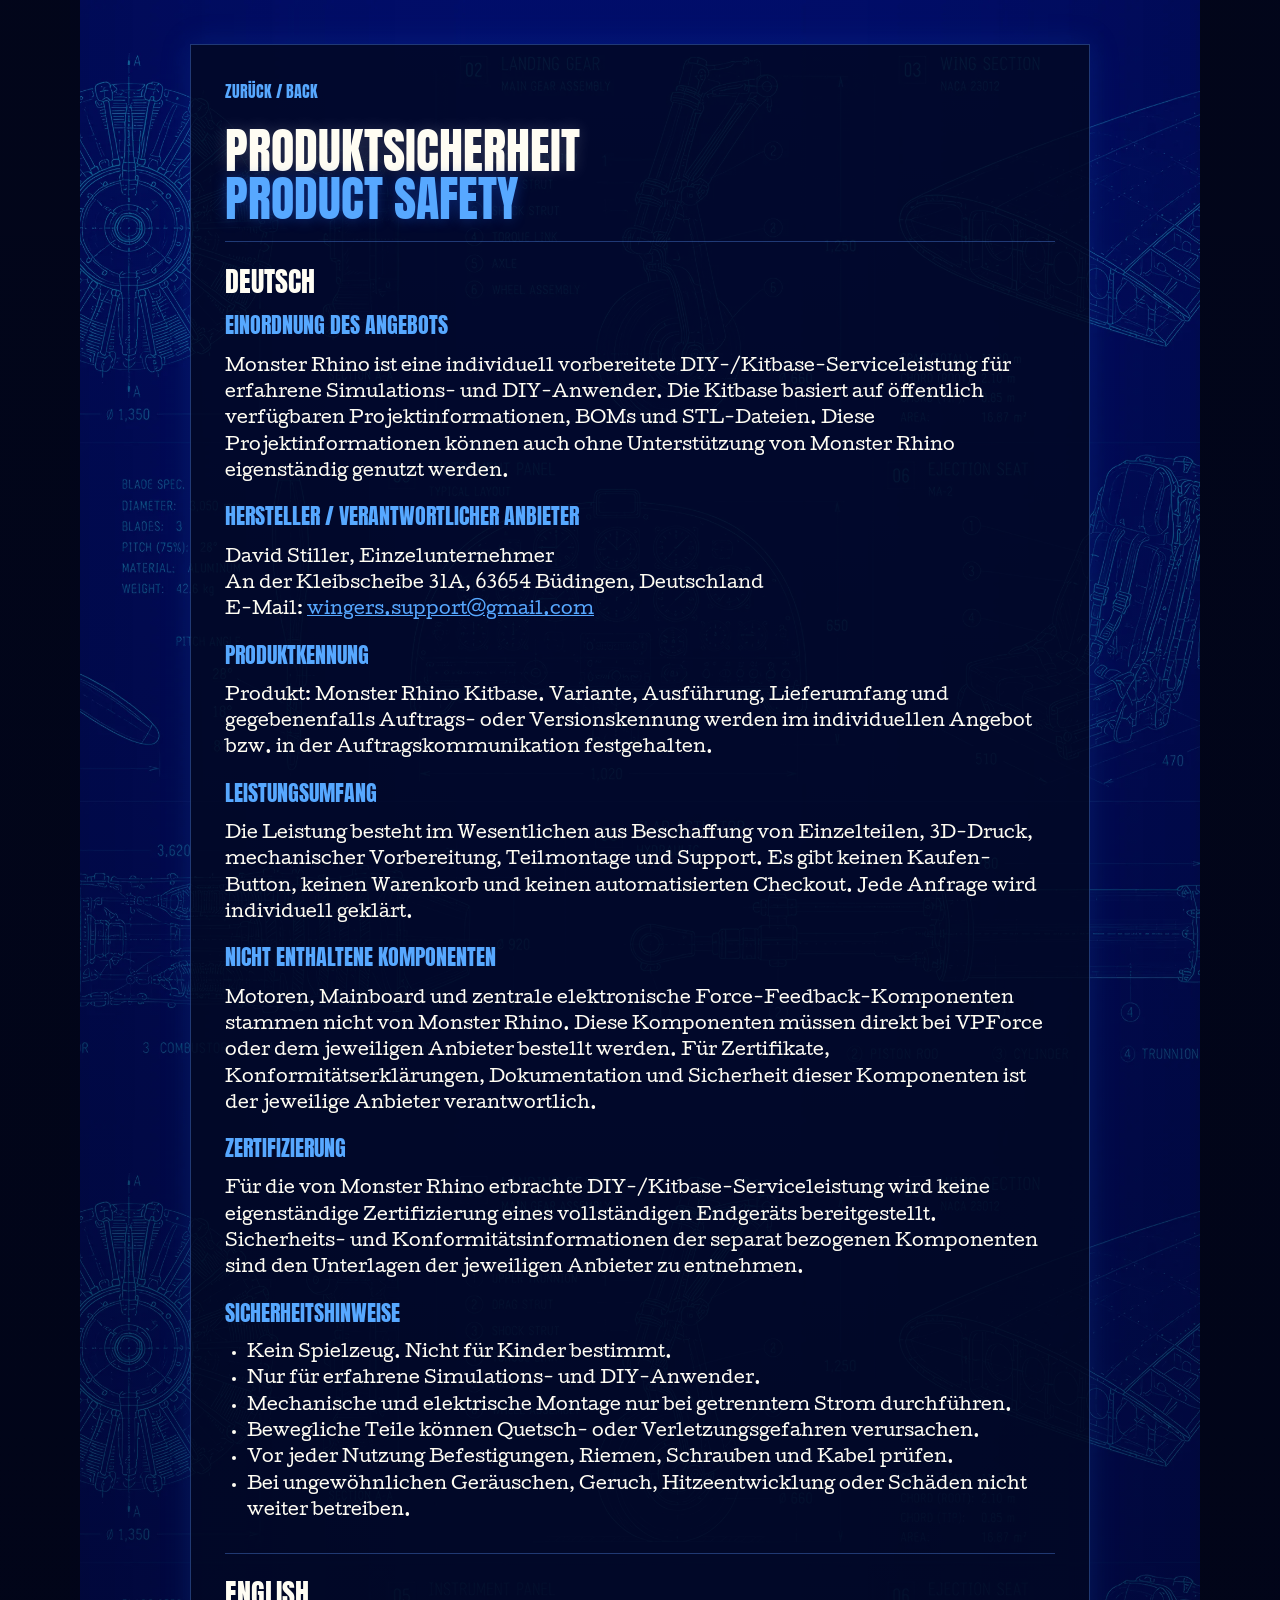
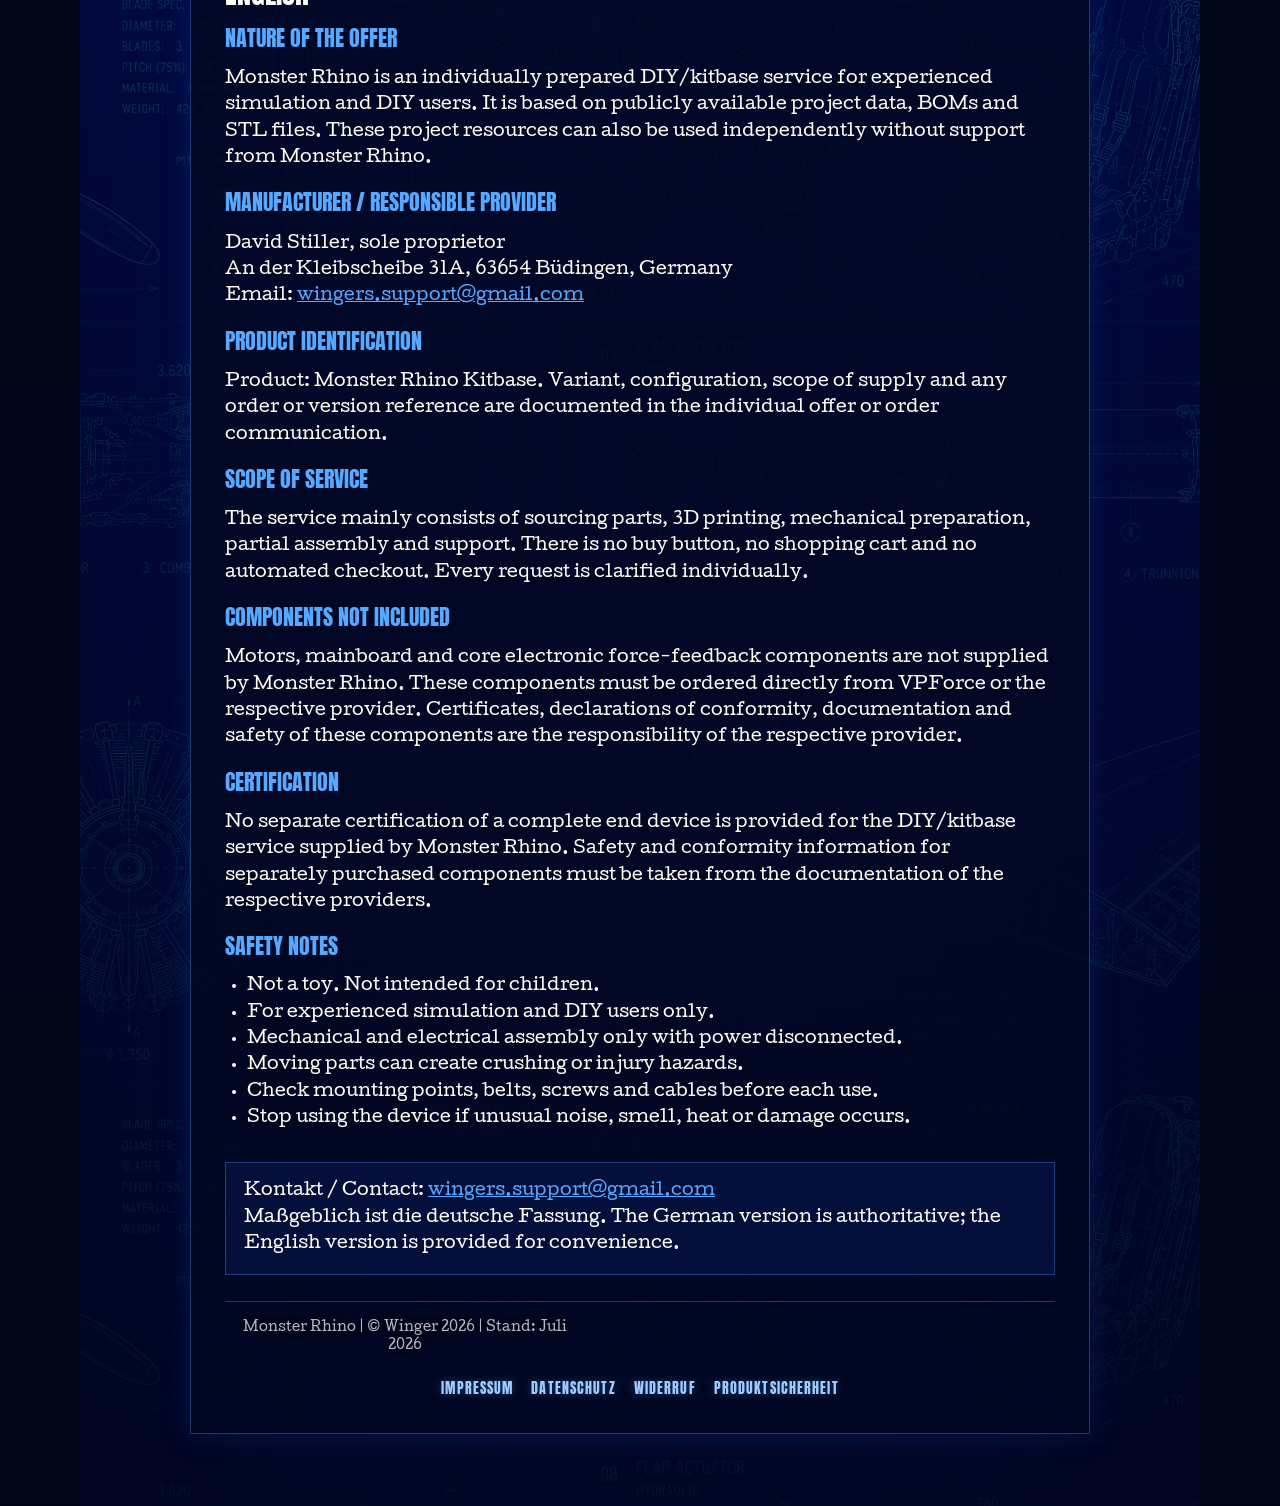
<file: produktsicherheit.html>
<!DOCTYPE html>
<html lang="de">
<head>
    <meta charset="UTF-8">
    <meta name="viewport" content="width=device-width, initial-scale=1.0">
    <title>Produktsicherheit / Product Safety - Monster Rhino</title>
    <link rel="stylesheet" href="css/style.css">
</head>
<body class="legal-page">
    <main class="legal-document">
        <a class="legal-back" href="index.html">Zurück / Back</a>

        <h1>Produktsicherheit<br><span>Product Safety</span></h1>

        <section class="legal-language">
            <h2>Deutsch</h2>

            <h3>Einordnung des Angebots</h3>
            <p>
                Monster Rhino ist eine individuell vorbereitete DIY-/Kitbase-Serviceleistung
                für erfahrene Simulations- und DIY-Anwender. Die Kitbase basiert auf
                öffentlich verfügbaren Projektinformationen, BOMs und STL-Dateien. Diese
                Projektinformationen können auch ohne Unterstützung von Monster Rhino
                eigenständig genutzt werden.
            </p>

            <h3>Hersteller / Verantwortlicher Anbieter</h3>
            <p>
                David Stiller, Einzelunternehmer<br>
                An der Kleibscheibe 31A, 63654 Büdingen, Deutschland<br>
                E-Mail: <a href="mailto:wingers.support@gmail.com">wingers.support@gmail.com</a>
            </p>

            <h3>Produktkennung</h3>
            <p>
                Produkt: Monster Rhino Kitbase. Variante, Ausführung, Lieferumfang und
                gegebenenfalls Auftrags- oder Versionskennung werden im individuellen
                Angebot bzw. in der Auftragskommunikation festgehalten.
            </p>

            <h3>Leistungsumfang</h3>
            <p>
                Die Leistung besteht im Wesentlichen aus Beschaffung von Einzelteilen,
                3D-Druck, mechanischer Vorbereitung, Teilmontage und Support. Es gibt
                keinen Kaufen-Button, keinen Warenkorb und keinen automatisierten Checkout.
                Jede Anfrage wird individuell geklärt.
            </p>

            <h3>Nicht enthaltene Komponenten</h3>
            <p>
                Motoren, Mainboard und zentrale elektronische Force-Feedback-Komponenten
                stammen nicht von Monster Rhino. Diese Komponenten müssen direkt bei
                VPForce oder dem jeweiligen Anbieter bestellt werden. Für Zertifikate,
                Konformitätserklärungen, Dokumentation und Sicherheit dieser Komponenten
                ist der jeweilige Anbieter verantwortlich.
            </p>

            <h3>Zertifizierung</h3>
            <p>
                Für die von Monster Rhino erbrachte DIY-/Kitbase-Serviceleistung wird
                keine eigenständige Zertifizierung eines vollständigen Endgeräts
                bereitgestellt. Sicherheits- und Konformitätsinformationen der separat
                bezogenen Komponenten sind den Unterlagen der jeweiligen Anbieter zu
                entnehmen.
            </p>

            <h3>Sicherheitshinweise</h3>
            <ul>
                <li>Kein Spielzeug. Nicht für Kinder bestimmt.</li>
                <li>Nur für erfahrene Simulations- und DIY-Anwender.</li>
                <li>Mechanische und elektrische Montage nur bei getrenntem Strom durchführen.</li>
                <li>Bewegliche Teile können Quetsch- oder Verletzungsgefahren verursachen.</li>
                <li>Vor jeder Nutzung Befestigungen, Riemen, Schrauben und Kabel prüfen.</li>
                <li>Bei ungewöhnlichen Geräuschen, Geruch, Hitzeentwicklung oder Schäden nicht weiter betreiben.</li>
            </ul>
        </section>

        <section class="legal-language">
            <h2>English</h2>

            <h3>Nature of the Offer</h3>
            <p>
                Monster Rhino is an individually prepared DIY/kitbase service for
                experienced simulation and DIY users. It is based on publicly available
                project data, BOMs and STL files. These project resources can also be
                used independently without support from Monster Rhino.
            </p>

            <h3>Manufacturer / Responsible Provider</h3>
            <p>
                David Stiller, sole proprietor<br>
                An der Kleibscheibe 31A, 63654 Büdingen, Germany<br>
                Email: <a href="mailto:wingers.support@gmail.com">wingers.support@gmail.com</a>
            </p>

            <h3>Product Identification</h3>
            <p>
                Product: Monster Rhino Kitbase. Variant, configuration, scope of supply
                and any order or version reference are documented in the individual offer
                or order communication.
            </p>

            <h3>Scope of Service</h3>
            <p>
                The service mainly consists of sourcing parts, 3D printing, mechanical
                preparation, partial assembly and support. There is no buy button, no
                shopping cart and no automated checkout. Every request is clarified
                individually.
            </p>

            <h3>Components Not Included</h3>
            <p>
                Motors, mainboard and core electronic force-feedback components are not
                supplied by Monster Rhino. These components must be ordered directly
                from VPForce or the respective provider. Certificates, declarations of
                conformity, documentation and safety of these components are the
                responsibility of the respective provider.
            </p>

            <h3>Certification</h3>
            <p>
                No separate certification of a complete end device is provided for the
                DIY/kitbase service supplied by Monster Rhino. Safety and conformity
                information for separately purchased components must be taken from the
                documentation of the respective providers.
            </p>

            <h3>Safety Notes</h3>
            <ul>
                <li>Not a toy. Not intended for children.</li>
                <li>For experienced simulation and DIY users only.</li>
                <li>Mechanical and electrical assembly only with power disconnected.</li>
                <li>Moving parts can create crushing or injury hazards.</li>
                <li>Check mounting points, belts, screws and cables before each use.</li>
                <li>Stop using the device if unusual noise, smell, heat or damage occurs.</li>
            </ul>
        </section>

        <p class="legal-note">
            Kontakt / Contact: <a href="mailto:wingers.support@gmail.com">wingers.support@gmail.com</a><br>
            Maßgeblich ist die deutsche Fassung. The German version is authoritative;
            the English version is provided for convenience.
        </p>

        <footer class="legal-footer">
            <p>Monster Rhino | © Winger 2026 | Stand: Juli 2026</p>
            <nav aria-label="Legal navigation">
                <a href="impressum.html">Impressum</a>
                <a href="datenschutz.html">Datenschutz</a>
                <a href="widerruf.html">Widerruf</a>
                <a href="produktsicherheit.html">Produktsicherheit</a>
            </nav>
        </footer>
    </main>
</body>
</html>
</file>
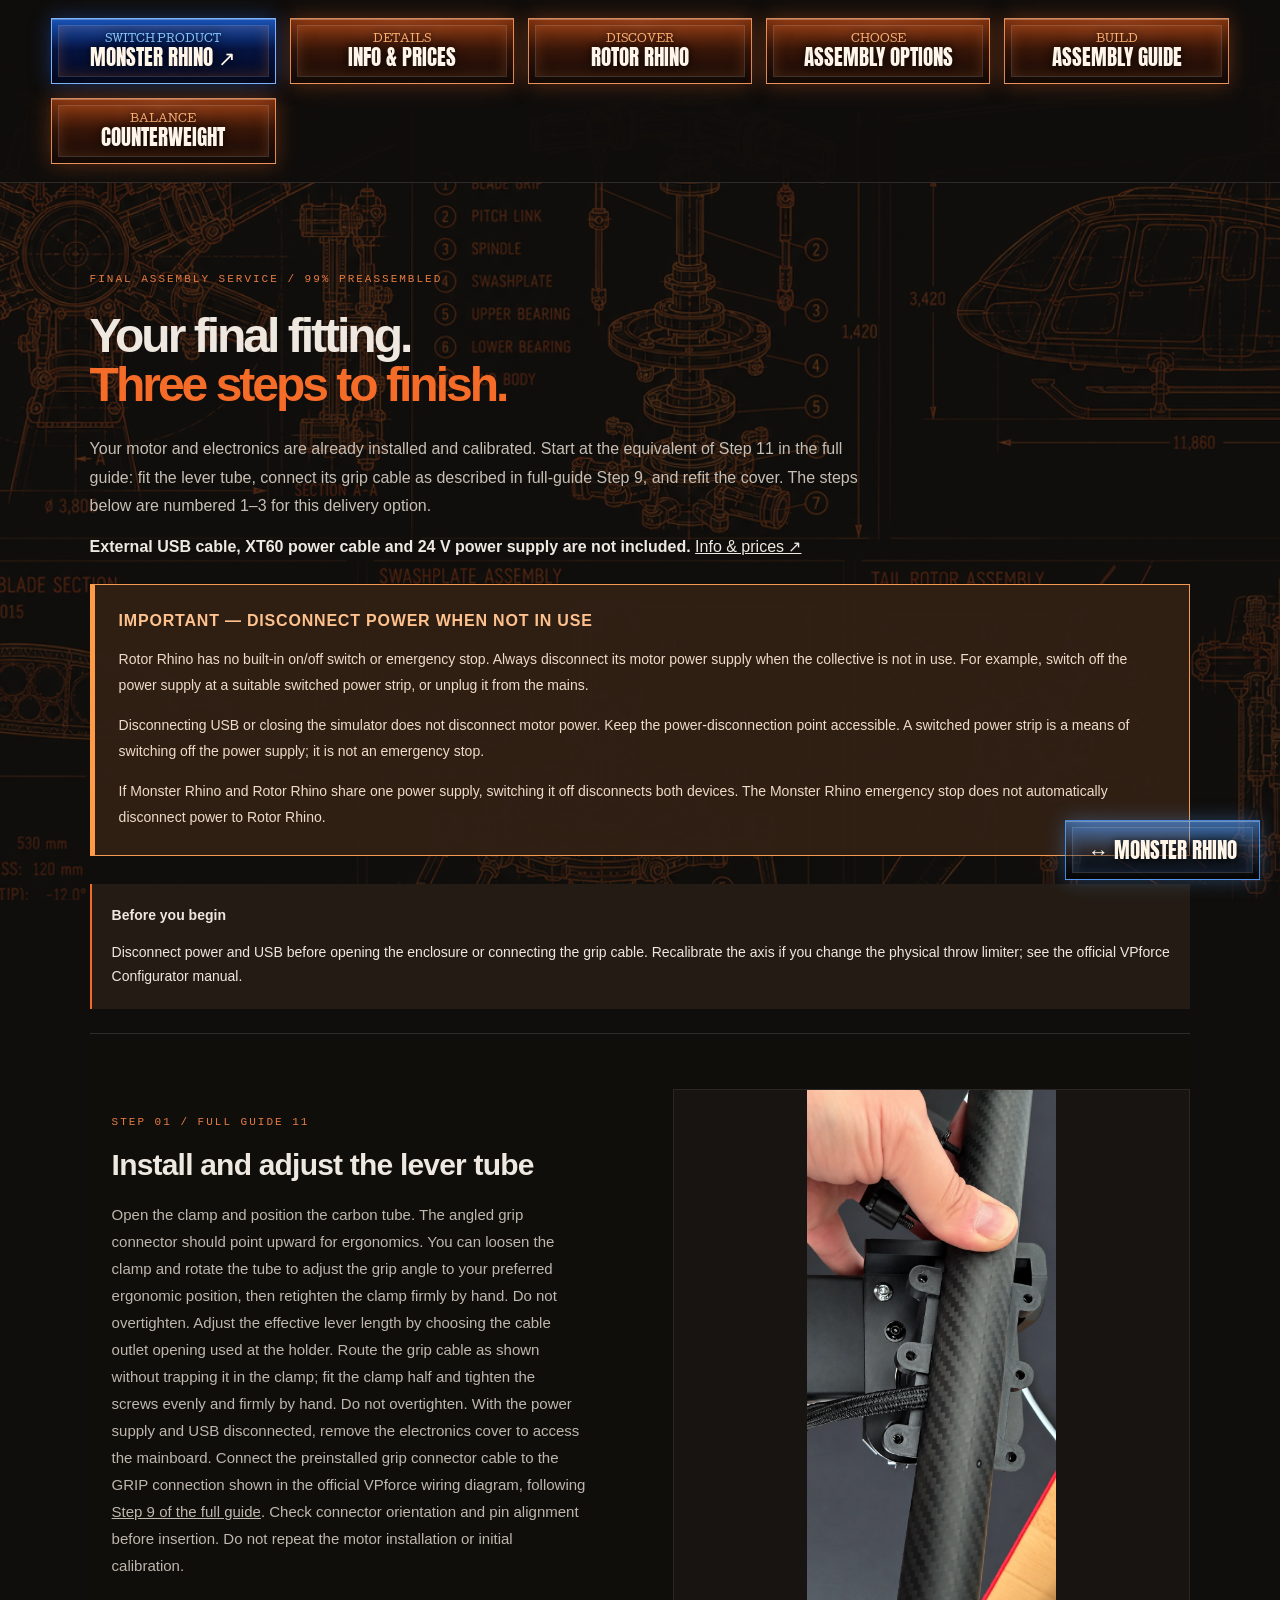
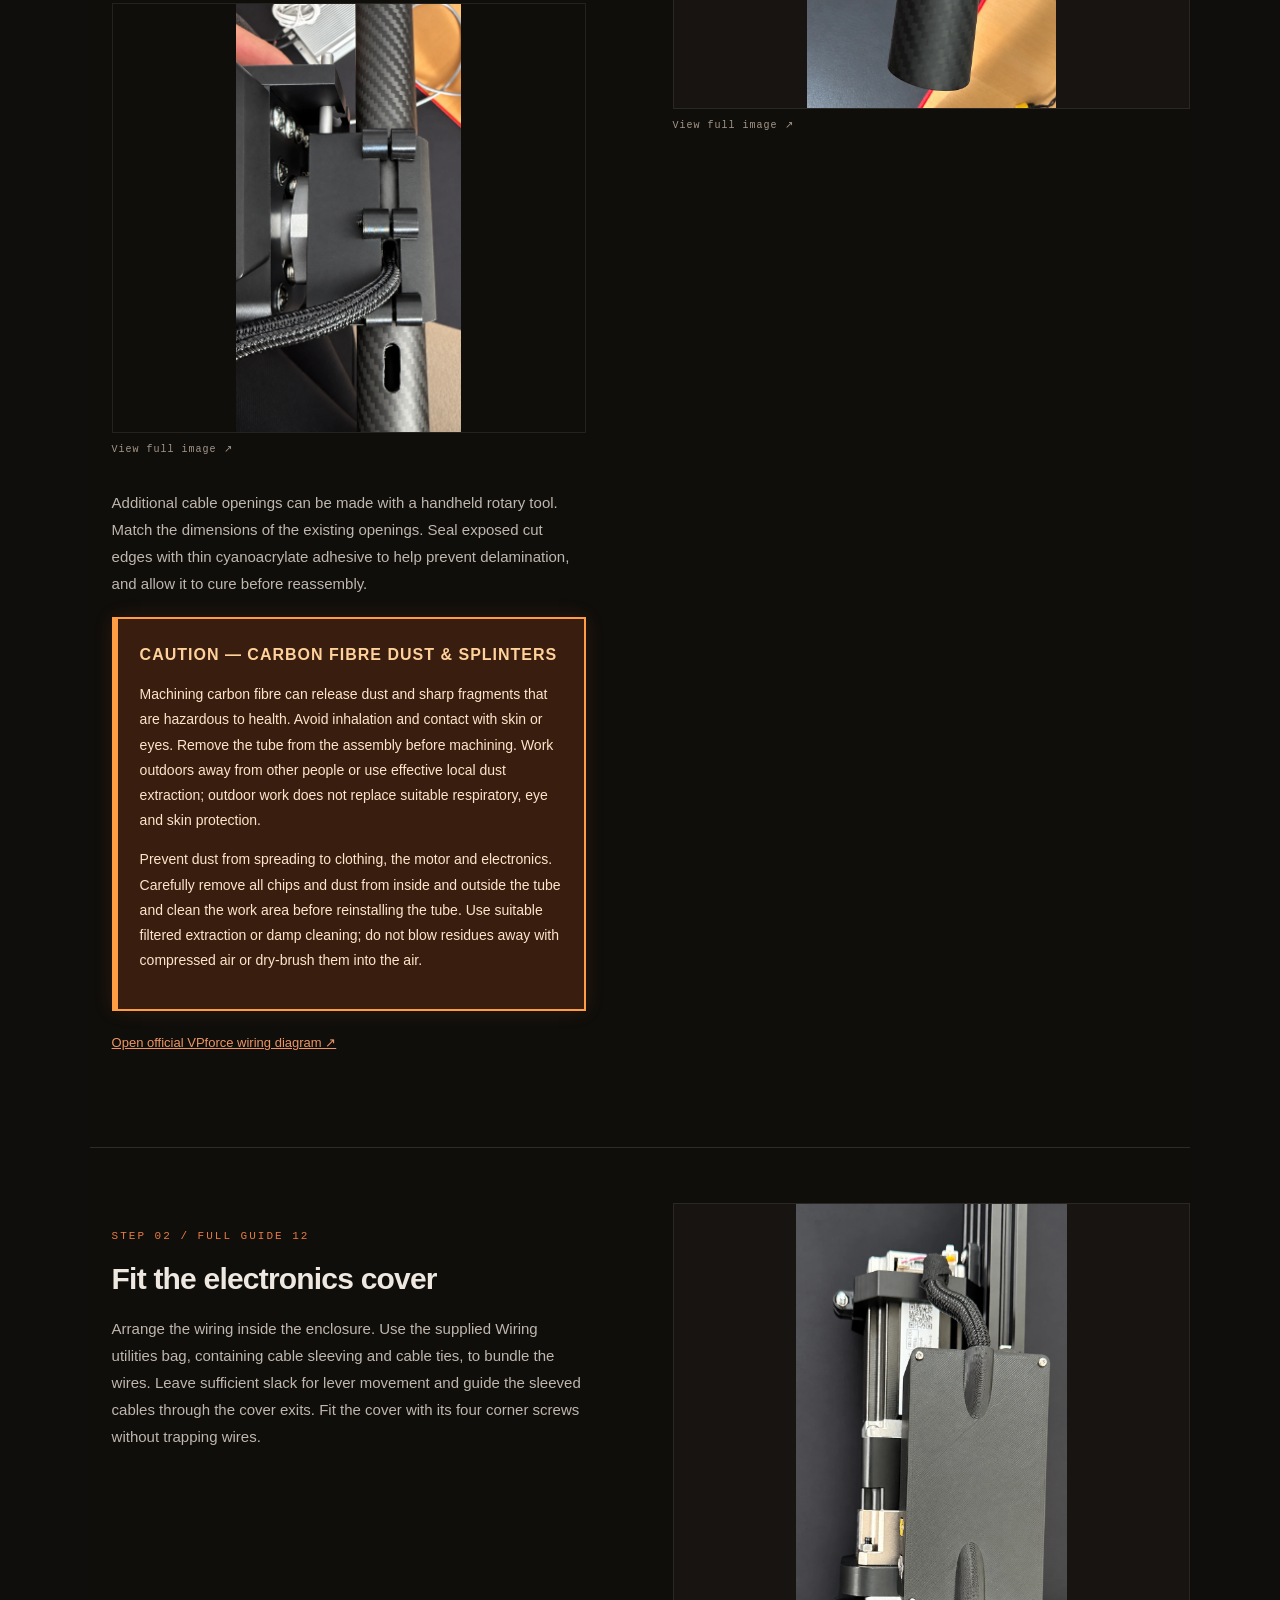
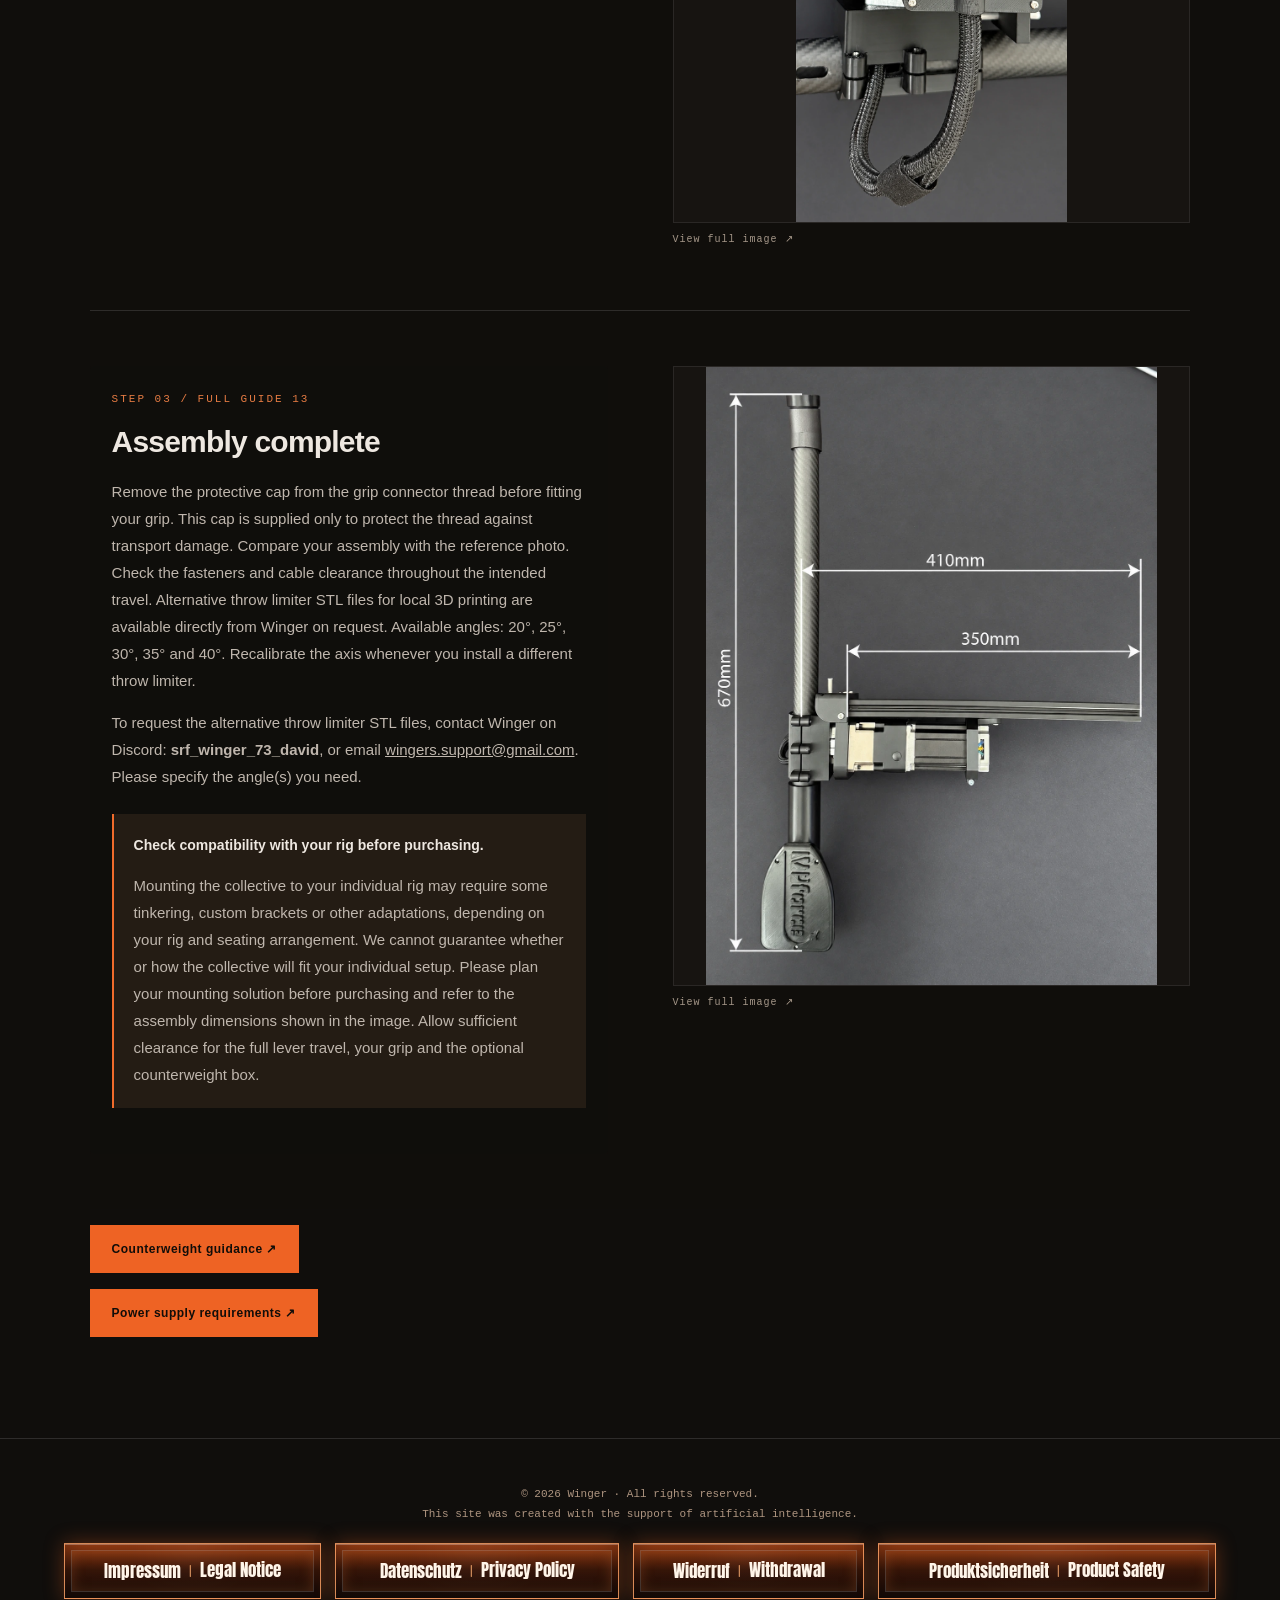
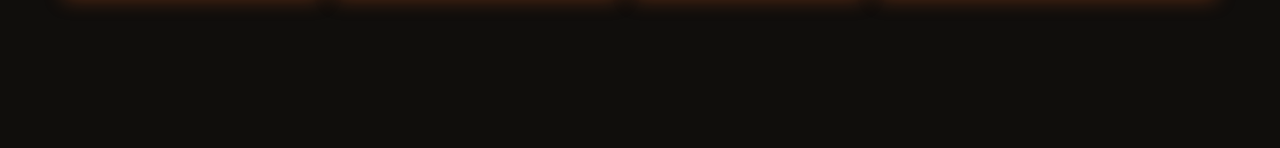
<file: rotor-rhino-99-guide.html>
<!doctype html><html lang="en"><head><meta charset="utf-8"><meta name="viewport" content="width=device-width,initial-scale=1"><title>Rotor Rhino — 99% Final-Fitting Guide</title><link rel="stylesheet" href="rotor.css?v=power-off-safety"><link rel="stylesheet" href="product-switch.css?v=styled-hover"><link rel="stylesheet" href="rotor-buttons.css?v=1"></head><body><header><nav class="rotor-top-buttons" aria-label="Rotor Rhino navigation"><a class="site-button switch-monster-top" href="monster-rhino.html"><span class="button-kicker">Switch product</span><span class="button-title">Monster Rhino ↗</span></a><a class="site-button" href="rotor-rhino-infos.html#info"><span class="button-kicker">Details</span><span class="button-title">Info & prices</span></a><a class="site-button" href="rotor-rhino.html#overview"><span class="button-kicker">Discover</span><span class="button-title">Rotor Rhino</span></a><a class="site-button" href="rotor-rhino.html#options"><span class="button-kicker">Choose</span><span class="button-title">Assembly options</span></a><a class="site-button" href="rotor-rhino.html#guide"><span class="button-kicker">Build</span><span class="button-title">Assembly guide</span></a><a class="site-button" href="rotor-rhino.html#balance"><span class="button-kicker">Balance</span><span class="button-title">Counterweight</span></a></nav></header><main class="section"><span class="eyebrow">FINAL ASSEMBLY SERVICE / 99% PREASSEMBLED</span><h1 style="font-size:48px">Your final fitting.<br><em>Three steps to finish.</em></h1><p style="color:#c7beb4;line-height:1.8;max-width:800px">Your motor and electronics are already installed and calibrated. Start at the equivalent of Step 11 in the full guide: fit the lever tube, connect its grip cable as described in full-guide Step 9, and refit the cover. The steps below are numbered 1–3 for this delivery option.</p><p><strong>External USB cable, XT60 power cable and 24 V power supply are not included.</strong> <a href="rotor-rhino-infos.html#info">Info & prices ↗</a></p><aside class="power-off-notice" id="power-off-safety"><strong>IMPORTANT — DISCONNECT POWER WHEN NOT IN USE</strong><p>Rotor Rhino has no built-in on/off switch or emergency stop. Always disconnect its motor power supply when the collective is not in use. For example, switch off the power supply at a suitable switched power strip, or unplug it from the mains.</p><p>Disconnecting USB or closing the simulator does not disconnect motor power. Keep the power-disconnection point accessible. A switched power strip is a means of switching off the power supply; it is not an emergency stop.</p><p>If Monster Rhino and Rotor Rhino share one power supply, switching it off disconnects both devices. The Monster Rhino emergency stop does not automatically disconnect power to Rotor Rhino.</p></aside><aside class="mounting"><strong>Before you begin</strong><p>Disconnect power and USB before opening the enclosure or connecting the grip cable. Recalibrate the axis if you change the physical throw limiter; see the official VPforce Configurator manual.</p></aside><article class="step" id="step-1"><div class="step-copy"><span class="eyebrow">STEP 01 / FULL GUIDE 11</span><h3>Install and adjust the lever tube</h3><p>Open the clamp and position the carbon tube. The angled grip connector should point upward for ergonomics. You can loosen the clamp and rotate the tube to adjust the grip angle to your preferred ergonomic position, then retighten the clamp firmly by hand. Do not overtighten. Adjust the effective lever length by choosing the cable outlet opening used at the holder. Route the grip cable as shown without trapping it in the clamp; fit the clamp half and tighten the screws evenly and firmly by hand. Do not overtighten. With the power supply and USB disconnected, remove the electronics cover to access the mainboard. Connect the preinstalled grip connector cable to the GRIP connection shown in the official VPforce wiring diagram, following <a href="rotor-rhino.html#step-9">Step 9 of the full guide</a>. Check connector orientation and pin alignment before insertion. Do not repeat the motor installation or initial calibration.</p><a class="photo " href="assets/rotor-assembly-retouched/STEP_12_AttachLeverHose_2.webp" target="_blank" rel="noopener"><img loading="lazy" src="assets/rotor-assembly-retouched/STEP_12_AttachLeverHose_2.webp" alt="Lever clamp cable routing detail"><span>View full image ↗</span></a><p>Additional cable openings can be made with a handheld rotary tool. Match the dimensions of the existing openings. Seal exposed cut edges with thin cyanoacrylate adhesive to help prevent delamination, and allow it to cure before reassembly.</p><aside class="warning carbon-caution"><strong>CAUTION — CARBON FIBRE DUST & SPLINTERS</strong><p>Machining carbon fibre can release dust and sharp fragments that are hazardous to health. Avoid inhalation and contact with skin or eyes. Remove the tube from the assembly before machining. Work outdoors away from other people or use effective local dust extraction; outdoor work does not replace suitable respiratory, eye and skin protection.</p><p>Prevent dust from spreading to clothing, the motor and electronics. Carefully remove all chips and dust from inside and outside the tube and clean the work area before reinstalling the tube. Use suitable filtered extraction or damp cleaning; do not blow residues away with compressed air or dry-brush them into the air.</p></aside><p class="links"><a href="assets/rotor-assembly/Vpfroce_Wiringdiagram.png" target="_blank" rel="noopener">Open official VPforce wiring diagram ↗</a></p></div><a class="photo " href="assets/rotor-assembly-retouched/STEP_12_AttachLeverHose.webp" target="_blank" rel="noopener"><img loading="lazy" src="assets/rotor-assembly-retouched/STEP_12_AttachLeverHose.webp" alt="Install and adjust the lever tube"><span>View full image ↗</span></a></article><article class="step" id="step-2"><div class="step-copy"><span class="eyebrow">STEP 02 / FULL GUIDE 12</span><h3>Fit the electronics cover</h3><p>Arrange the wiring inside the enclosure. Use the supplied Wiring utilities bag, containing cable sleeving and cable ties, to bundle the wires. Leave sufficient slack for lever movement and guide the sleeved cables through the cover exits. Fit the cover with its four corner screws without trapping wires.</p></div><a class="photo " href="assets/rotor-assembly-retouched/STEP_13_AttachElectronicsCover.webp" target="_blank" rel="noopener"><img loading="lazy" src="assets/rotor-assembly-retouched/STEP_13_AttachElectronicsCover.webp" alt="Fit the electronics cover"><span>View full image ↗</span></a></article><article class="step" id="step-3"><div class="step-copy"><span class="eyebrow">STEP 03 / FULL GUIDE 13</span><h3>Assembly complete</h3><p>Remove the protective cap from the grip connector thread before fitting your grip. This cap is supplied only to protect the thread against transport damage. Compare your assembly with the reference photo. Check the fasteners and cable clearance throughout the intended travel. Alternative throw limiter STL files for local 3D printing are available directly from Winger on request. Available angles: 20°, 25°, 30°, 35° and 40°. Recalibrate the axis whenever you install a different throw limiter.</p><p class="stl-contact">To request the alternative throw limiter STL files, contact Winger on Discord: <strong>srf_winger_73_david</strong>, or email <a href="mailto:wingers.support@gmail.com">wingers.support@gmail.com</a>. Please specify the angle(s) you need.</p><aside class="mounting"><strong>Check compatibility with your rig before purchasing.</strong><p>Mounting the collective to your individual rig may require some tinkering, custom brackets or other adaptations, depending on your rig and seating arrangement. We cannot guarantee whether or how the collective will fit your individual setup. Please plan your mounting solution before purchasing and refer to the assembly dimensions shown in the image. Allow sufficient clearance for the full lever travel, your grip and the optional counterweight box.</p></aside></div><a class="photo " href="assets/rotor-assembly-retouched/finished_assembly_measurements.webp" target="_blank" rel="noopener"><img loading="lazy" src="assets/rotor-assembly-retouched/finished_assembly_measurements.webp" alt="Assembly complete"><span>View full image ↗</span></a></article><p><a class="button" href="rotor-rhino.html#balance">Counterweight guidance ↗</a></p><p><a class="button" href="rotor-rhino-infos.html#power-supply">Power supply requirements ↗</a></p></main><footer class="rotor-footer"><p>© 2026 Winger · All rights reserved.<br>This site was created with the support of artificial intelligence.</p><nav class="legal-nav" aria-label="Legal information"><a href="impressum.html" class="site-button legal-button"><span>Impressum</span><span>Legal Notice</span></a><a href="datenschutz.html" class="site-button legal-button"><span>Datenschutz</span><span>Privacy Policy</span></a><a href="widerruf.html" class="site-button legal-button"><span>Widerruf</span><span>Withdrawal</span></a><a href="produktsicherheit.html" class="site-button legal-button"><span>Produktsicherheit</span><span>Product Safety</span></a></nav></footer><a class="product-switch to-monster" href="monster-rhino.html" aria-label="Switch to MONSTER RHINO">↔ MONSTER RHINO</a></body></html>
</file>
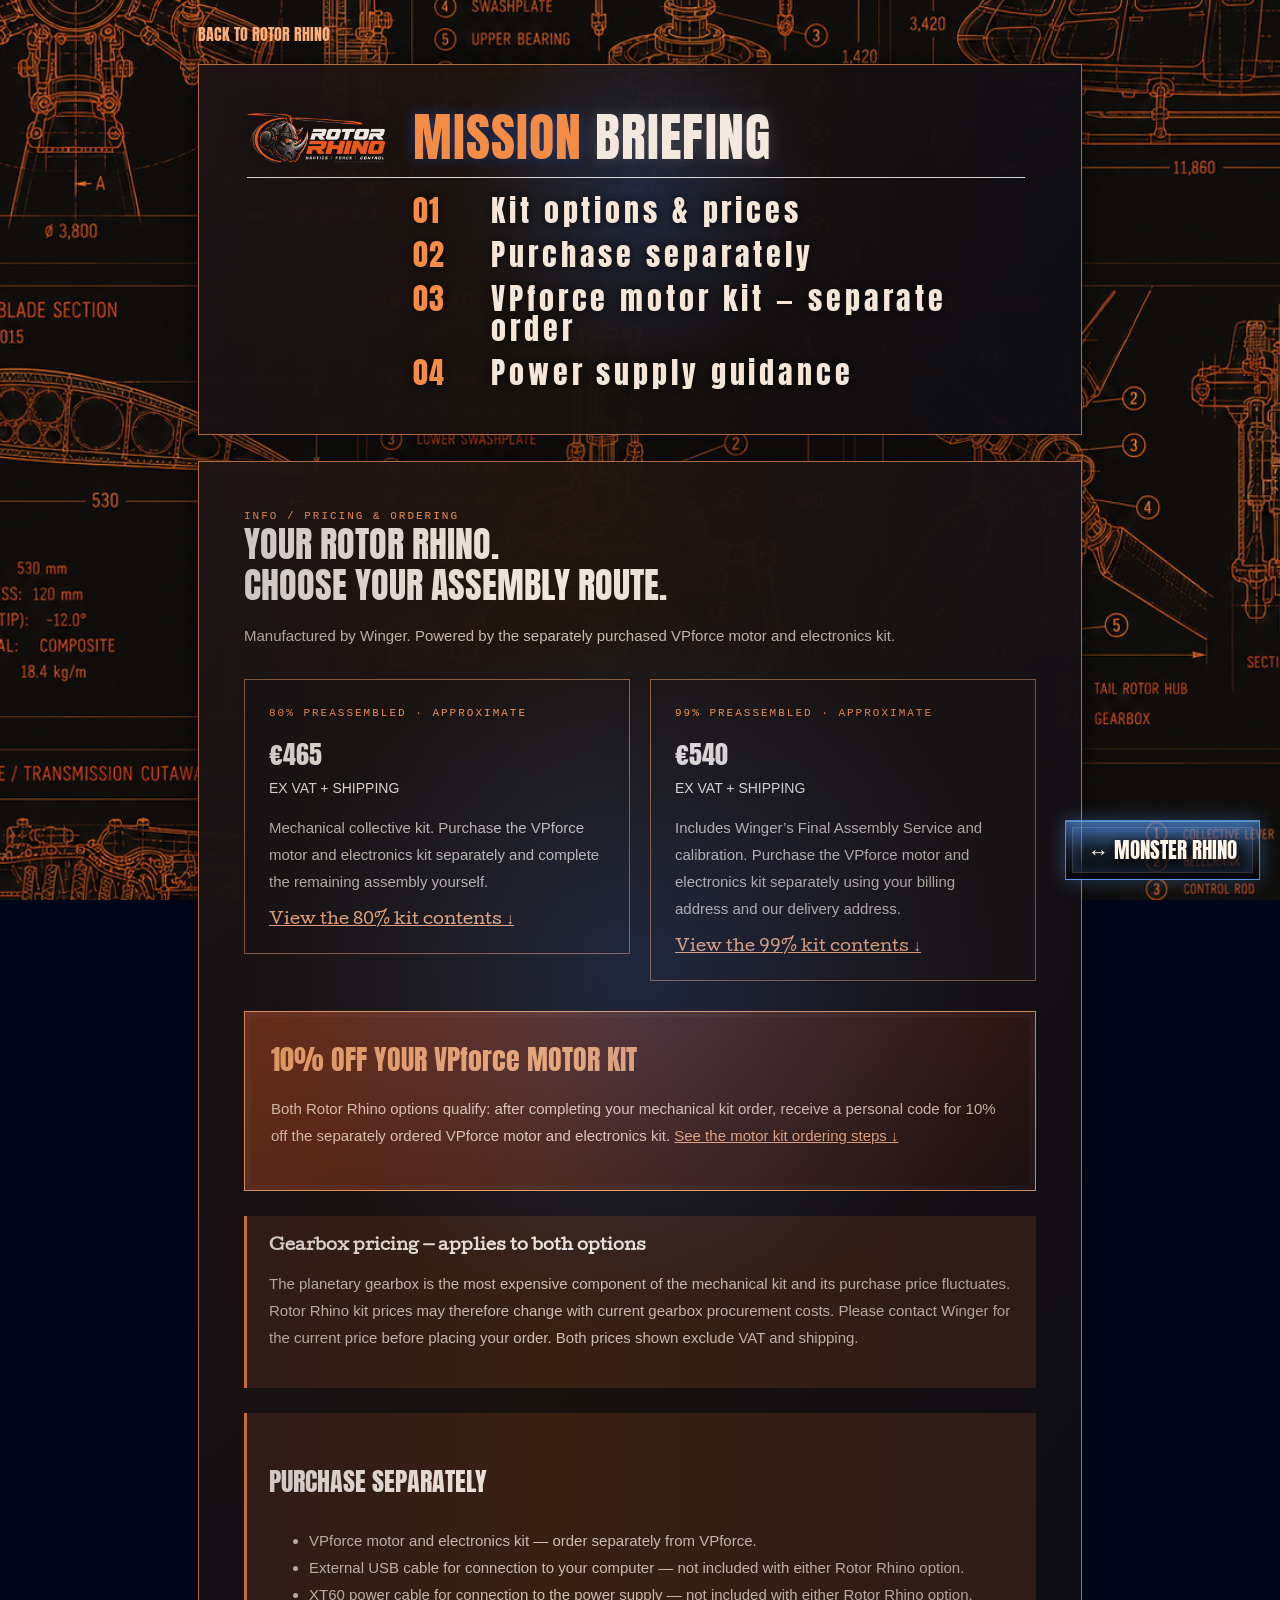
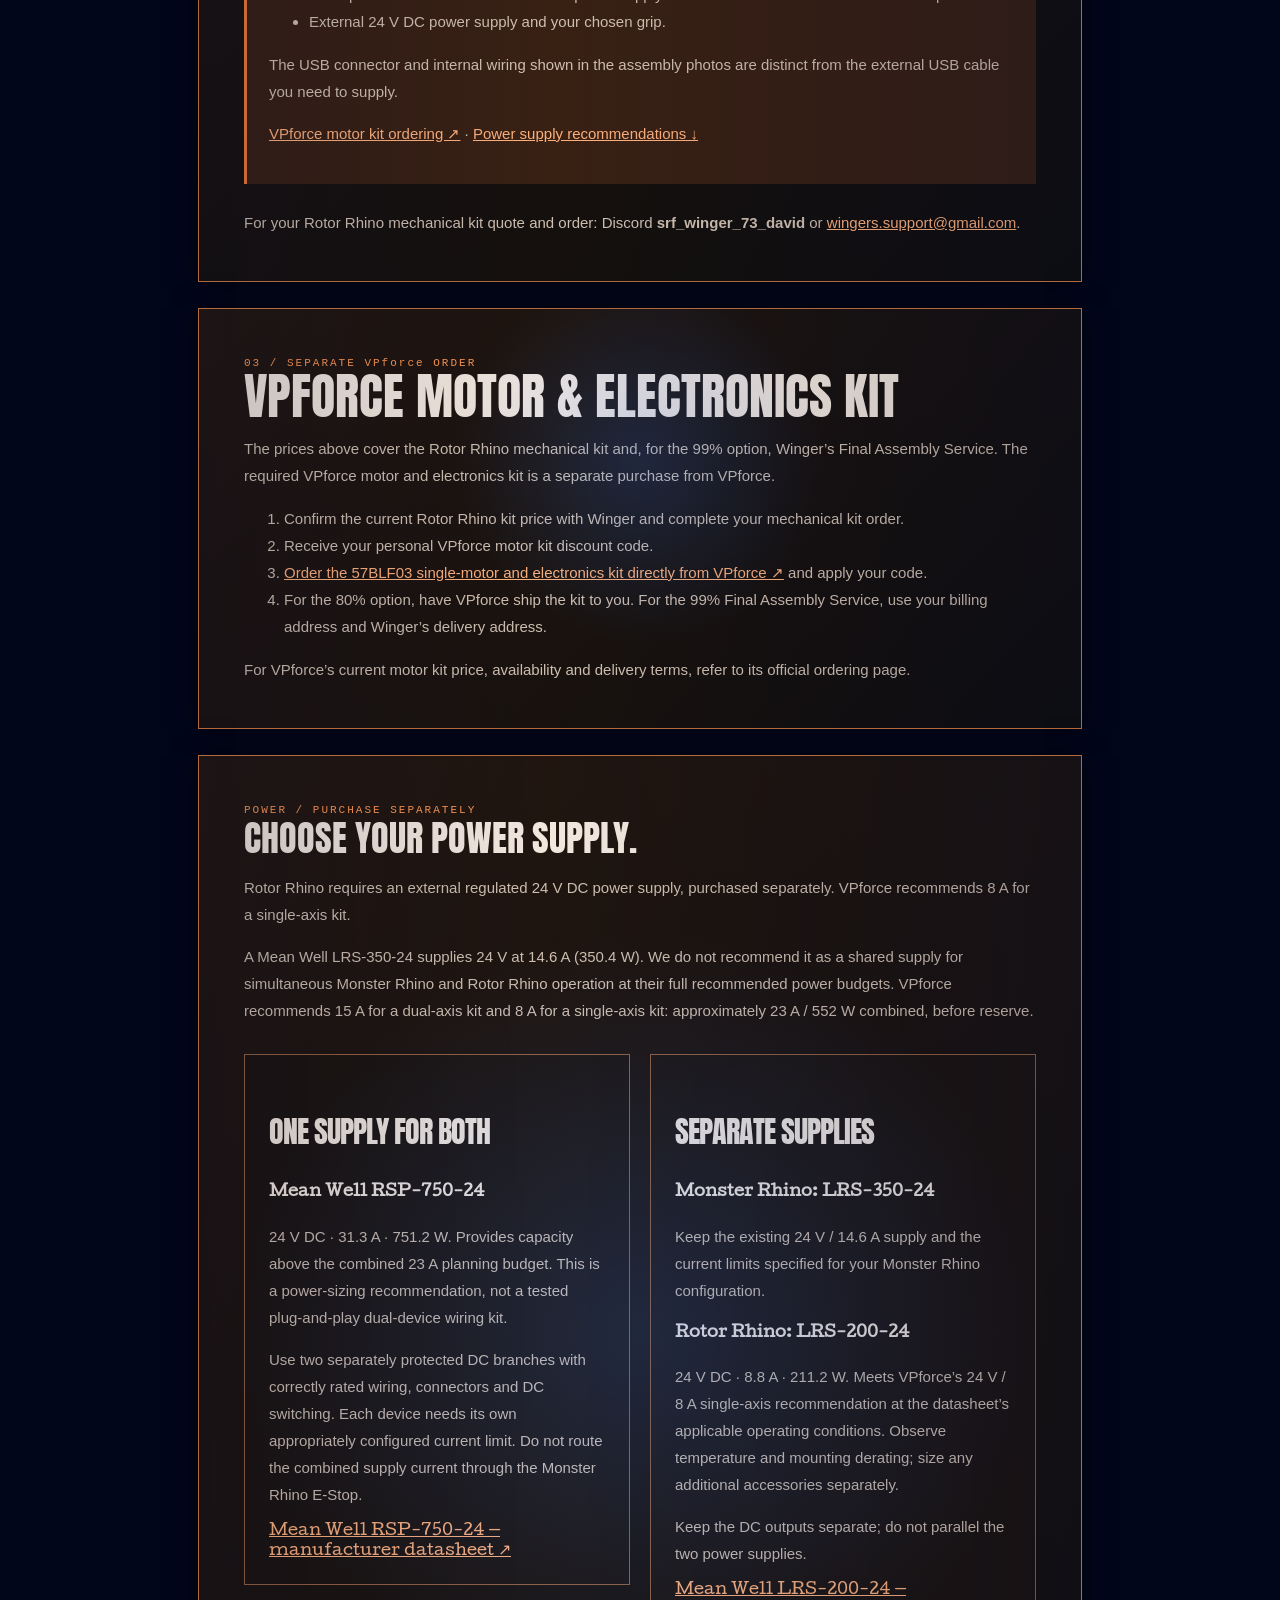
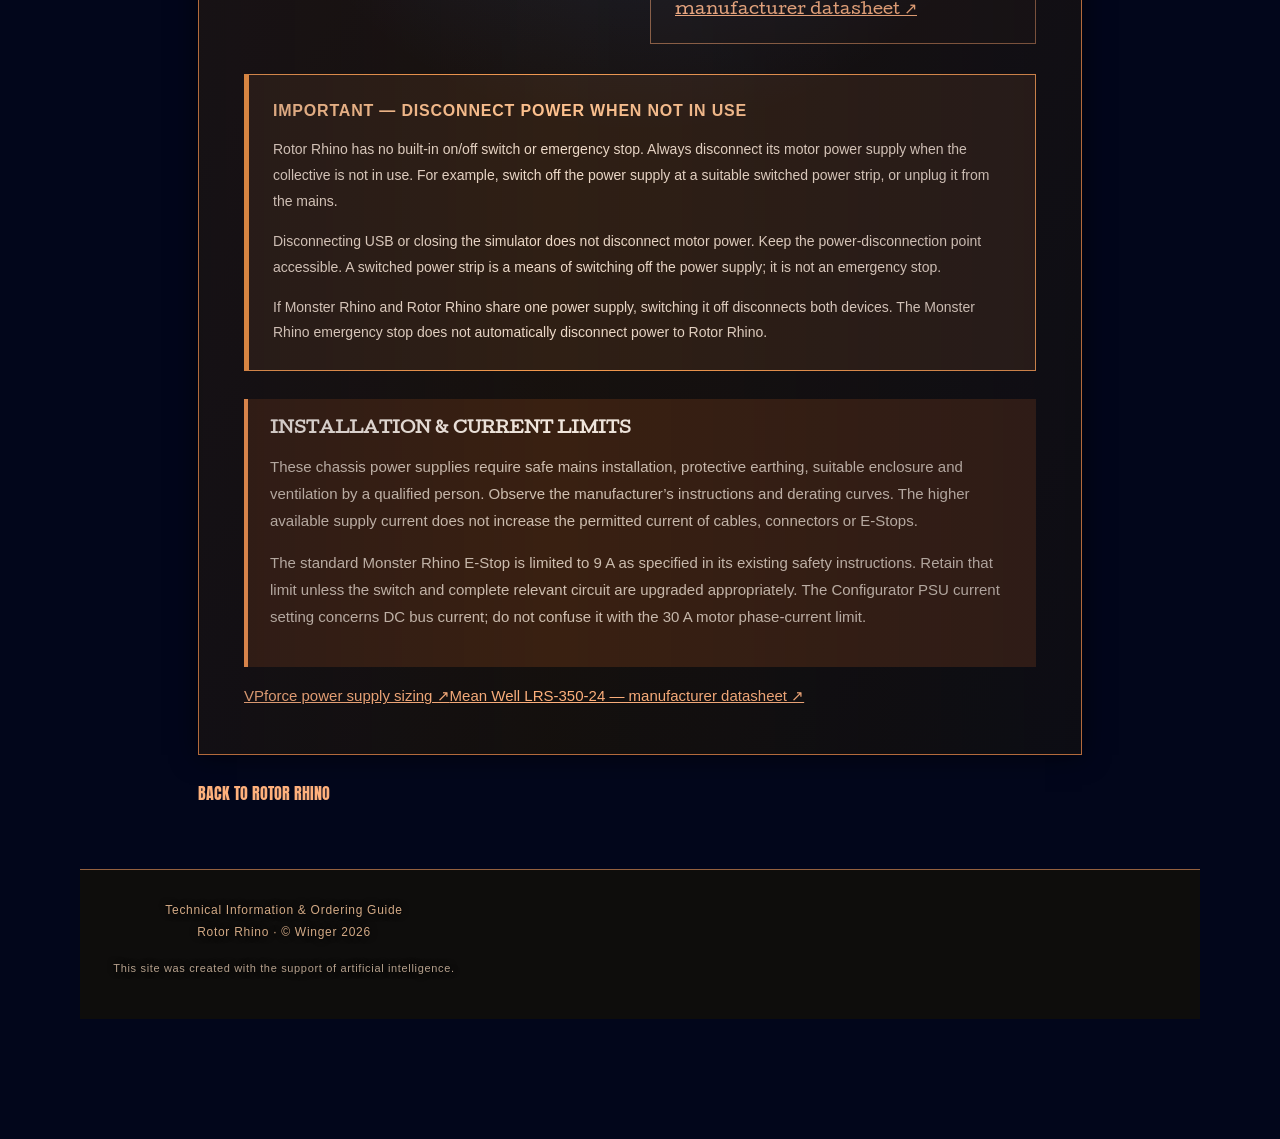
<file: rotor-rhino-infos.html>
<!doctype html><html lang="en"><head><meta charset="utf-8"><meta name="viewport" content="width=device-width,initial-scale=1"><title>Mission Briefing — Rotor Rhino</title><link rel="stylesheet" href="css/style.css"><link rel="stylesheet" href="rotor-info.css?v=power-off-safety"><link rel="stylesheet" href="product-switch.css?v=styled-hover"></head><body class="briefing-page"><main class="briefing-document"><a class="legal-back briefing-back" href="rotor-rhino.html">Back to Rotor Rhino</a><article class="briefing-sheet briefing-index" id="briefing-index"><header class="briefing-header"><img src="assets/branding/ROTOR-RHINO.png" alt="Rotor Rhino"><h1><span>Mission</span> Briefing</h1></header><ol class="briefing-toc"><li><a href="#info"><span>01</span> Kit options & prices</a></li><li><a href="#purchase-exclusions"><span>02</span> Purchase separately</a></li><li><a href="#motor-kit"><span>03</span> VPforce motor kit — separate order</a></li><li><a href="#power-supply"><span>04</span> Power supply guidance</a></li></ol></article><section class="briefing-sheet rotor-info" id="info"><div class="section-heading"><div><span class="eyebrow">INFO / PRICING & ORDERING</span><h2>Your Rotor Rhino.<br>Choose your assembly route.</h2></div><p>Manufactured by Winger. Powered by the separately purchased VPforce motor and electronics kit.</p></div><div class="options"><article class="option"><span class="eyebrow">80% PREASSEMBLED · APPROXIMATE</span><h3 class="kit-price">€465 <small>ex VAT + shipping</small></h3><p>Mechanical collective kit. Purchase the VPforce motor and electronics kit separately and complete the remaining assembly yourself.</p><a class="text-link" href="rotor-rhino.html#options">View the 80% kit contents ↓</a></article><article class="option"><span class="eyebrow">99% PREASSEMBLED · APPROXIMATE</span><h3 class="kit-price">€540 <small>ex VAT + shipping</small></h3><p>Includes Winger’s Final Assembly Service and calibration. Purchase the VPforce motor and electronics kit separately using your billing address and our delivery address.</p><a class="text-link" href="rotor-rhino.html#options">View the 99% kit contents ↓</a></article></div><aside class="info-discount"><strong>10% OFF YOUR VPforce MOTOR KIT</strong><p>Both Rotor Rhino options qualify: after completing your mechanical kit order, receive a personal code for 10% off the separately ordered VPforce motor and electronics kit. <a href="#motor-kit">See the motor kit ordering steps ↓</a></p></aside><aside class="mounting"><strong>Gearbox pricing — applies to both options</strong><p>The planetary gearbox is the most expensive component of the mechanical kit and its purchase price fluctuates. Rotor Rhino kit prices may therefore change with current gearbox procurement costs. Please contact Winger for the current price before placing your order. Both prices shown exclude VAT and shipping.</p></aside><div class="purchase-exclusions" id="purchase-exclusions"><h3>Purchase separately</h3><ul><li>VPforce motor and electronics kit — order separately from VPforce.</li><li>External USB cable for connection to your computer — not included with either Rotor Rhino option.</li><li>XT60 power cable for connection to the power supply — not included with either Rotor Rhino option.</li><li>External 24 V DC power supply and your chosen grip.</li></ul><p>The USB connector and internal wiring shown in the assembly photos are distinct from the external USB cable you need to supply.</p><p><a href="https://order.vpforce.eu/" target="_blank" rel="noopener noreferrer">VPforce motor kit ordering ↗</a> · <a href="#power-supply">Power supply recommendations ↓</a></p></div><p class="order-contact" id="ordering">For your Rotor Rhino mechanical kit quote and order: Discord <strong>srf_winger_73_david</strong> or <a href="mailto:wingers.support@gmail.com">wingers.support@gmail.com</a>.</p></section><section class="briefing-sheet rotor-info" id="motor-kit"><span class="eyebrow">03 / SEPARATE VPforce ORDER</span><h2>VPforce motor & electronics kit</h2><p>The prices above cover the Rotor Rhino mechanical kit and, for the 99% option, Winger’s Final Assembly Service. The required VPforce motor and electronics kit is a separate purchase from VPforce.</p><ol><li>Confirm the current Rotor Rhino kit price with Winger and complete your mechanical kit order.</li><li>Receive your personal VPforce motor kit discount code.</li><li><a href="https://order.vpforce.eu/" target="_blank" rel="noopener noreferrer">Order the 57BLF03 single-motor and electronics kit directly from VPforce ↗</a> and apply your code.</li><li>For the 80% option, have VPforce ship the kit to you. For the 99% Final Assembly Service, use your billing address and Winger’s delivery address.</li></ol><p>For VPforce’s current motor kit price, availability and delivery terms, refer to its official ordering page.</p></section><section class="briefing-sheet rotor-info" id="power-supply"><div class="section-heading"><div><span class="eyebrow">POWER / PURCHASE SEPARATELY</span><h2>Choose your power supply.</h2></div><p>Rotor Rhino requires an external regulated 24 V DC power supply, purchased separately. VPforce recommends 8 A for a single-axis kit.</p></div><p>A Mean Well LRS-350-24 supplies 24 V at 14.6 A (350.4 W). We do not recommend it as a shared supply for simultaneous Monster Rhino and Rotor Rhino operation at their full recommended power budgets. VPforce recommends 15 A for a dual-axis kit and 8 A for a single-axis kit: approximately 23 A / 552 W combined, before reserve.</p><div class="options"><article class="option"><h3 style="font-size:30px;letter-spacing:-1px">One supply for both</h3><h4>Mean Well RSP-750-24</h4><p>24 V DC · 31.3 A · 751.2 W. Provides capacity above the combined 23 A planning budget. This is a power-sizing recommendation, not a tested plug-and-play dual-device wiring kit.</p><p>Use two separately protected DC branches with correctly rated wiring, connectors and DC switching. Each device needs its own appropriately configured current limit. Do not route the combined supply current through the Monster Rhino E-Stop.</p><a class="text-link" href="https://www.meanwell.com/Upload/PDF/RSP-750/RSP-750-SPEC.PDF" target="_blank" rel="noopener">Mean Well RSP-750-24 — manufacturer datasheet ↗</a></article><article class="option"><h3 style="font-size:30px;letter-spacing:-1px">Separate supplies</h3><h4>Monster Rhino: LRS-350-24</h4><p>Keep the existing 24 V / 14.6 A supply and the current limits specified for your Monster Rhino configuration.</p><h4>Rotor Rhino: LRS-200-24</h4><p>24 V DC · 8.8 A · 211.2 W. Meets VPforce’s 24 V / 8 A single-axis recommendation at the datasheet’s applicable operating conditions. Observe temperature and mounting derating; size any additional accessories separately.</p><p>Keep the DC outputs separate; do not parallel the two power supplies.</p><a class="text-link" href="https://www.meanwell.com/Upload/PDF/LRS-200/LRS-200-SPEC.PDF" target="_blank" rel="noopener">Mean Well LRS-200-24 — manufacturer datasheet ↗</a></article></div><aside class="power-off-notice" id="power-off-safety"><strong>IMPORTANT — DISCONNECT POWER WHEN NOT IN USE</strong><p>Rotor Rhino has no built-in on/off switch or emergency stop. Always disconnect its motor power supply when the collective is not in use. For example, switch off the power supply at a suitable switched power strip, or unplug it from the mains.</p><p>Disconnecting USB or closing the simulator does not disconnect motor power. Keep the power-disconnection point accessible. A switched power strip is a means of switching off the power supply; it is not an emergency stop.</p><p>If Monster Rhino and Rotor Rhino share one power supply, switching it off disconnects both devices. The Monster Rhino emergency stop does not automatically disconnect power to Rotor Rhino.</p></aside><aside class="warning"><strong>INSTALLATION & CURRENT LIMITS</strong><p>These chassis power supplies require safe mains installation, protective earthing, suitable enclosure and ventilation by a qualified person. Observe the manufacturer’s instructions and derating curves. The higher available supply current does not increase the permitted current of cables, connectors or E-Stops.</p><p>The standard Monster Rhino E-Stop is limited to 9 A as specified in its existing safety instructions. Retain that limit unless the switch and complete relevant circuit are upgraded appropriately. The Configurator PSU current setting concerns DC bus current; do not confuse it with the 30 A motor phase-current limit.</p></aside><p class="links"><a href="https://docs.vpforce.eu/products/diy-kits/#power-supply-sizing" target="_blank" rel="noopener">VPforce power supply sizing ↗</a><a href="https://www.meanwell.com/Upload/PDF/LRS-350/LRS-350-SPEC.PDF" target="_blank" rel="noopener">Mean Well LRS-350-24 — manufacturer datasheet ↗</a></p></section><a class="legal-back" href="rotor-rhino.html">Back to Rotor Rhino</a></main><footer class="rotor-info-page-footer"><p>Technical Information &amp; Ordering Guide<br>Rotor Rhino · © Winger 2026</p><p>This site was created with the support of artificial intelligence.</p></footer><a class="product-switch to-monster" href="monster-rhino.html">↔ MONSTER RHINO</a></body></html>
</file>
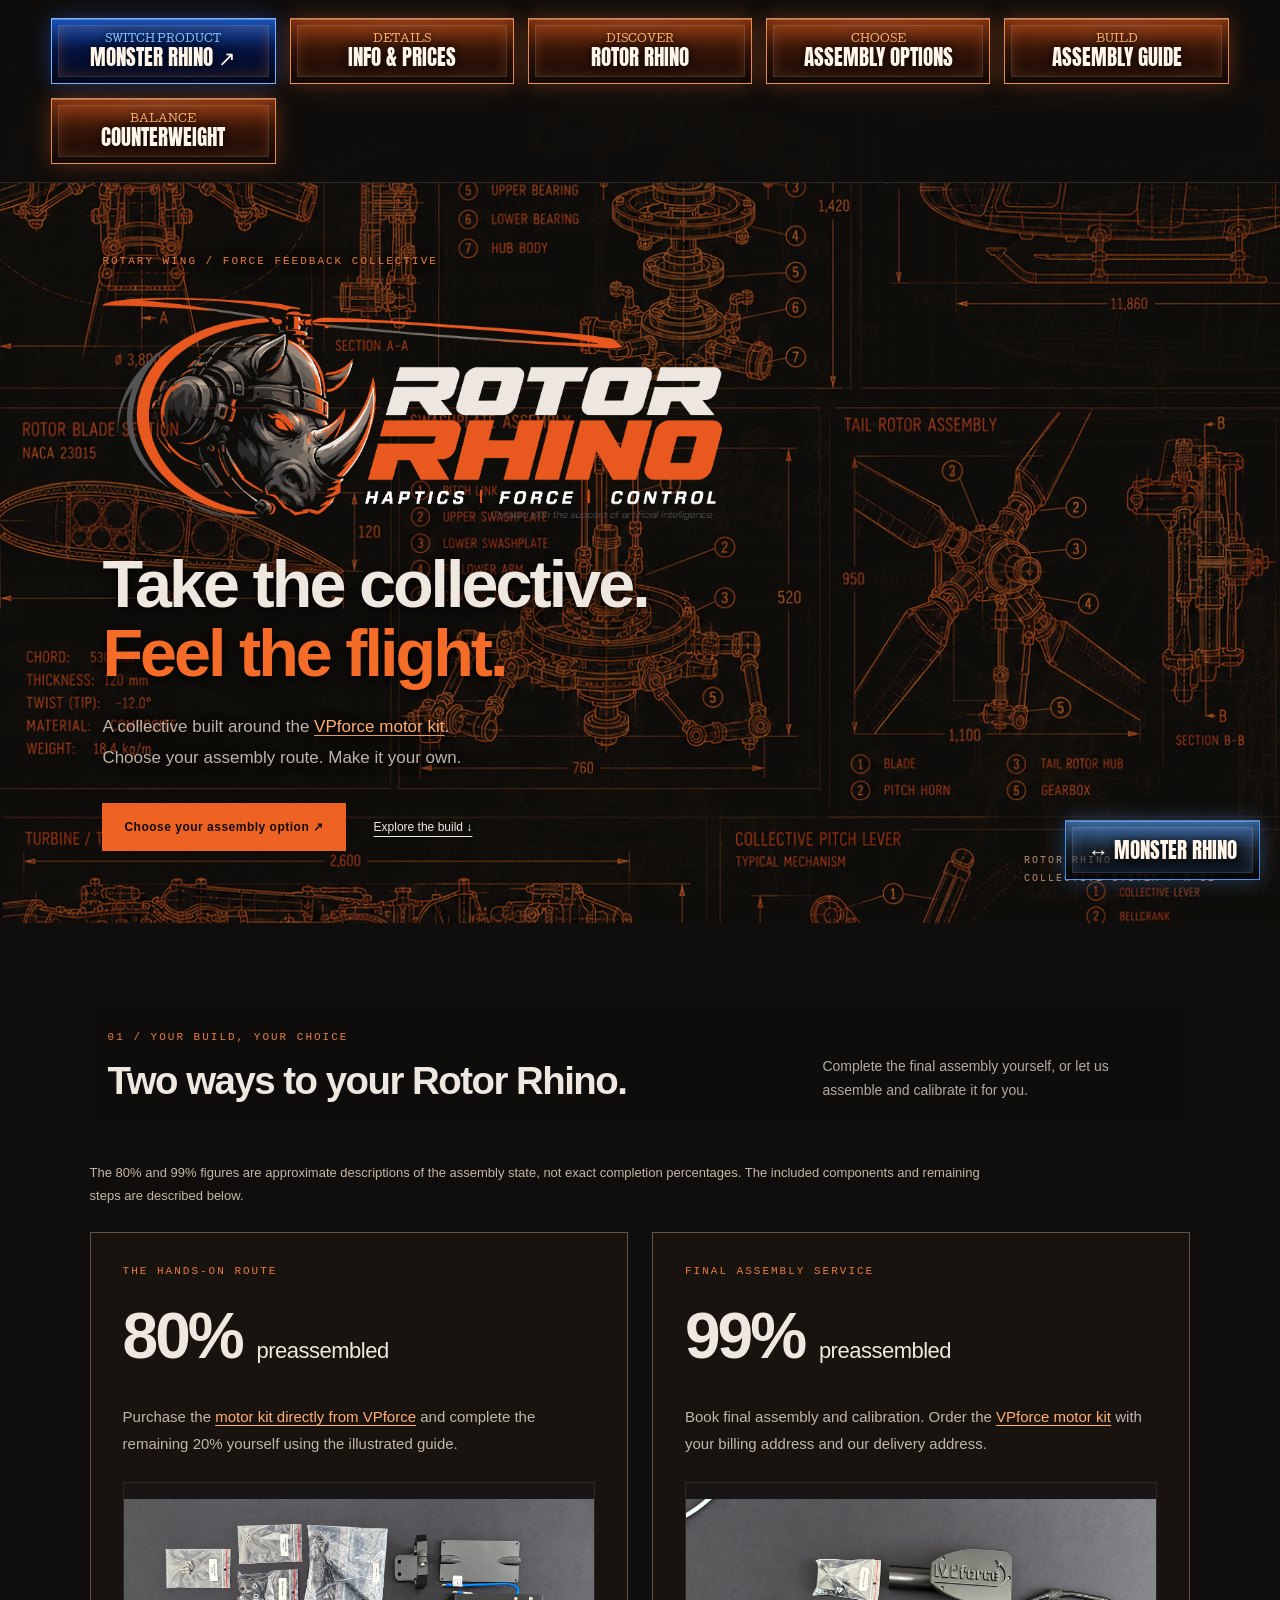
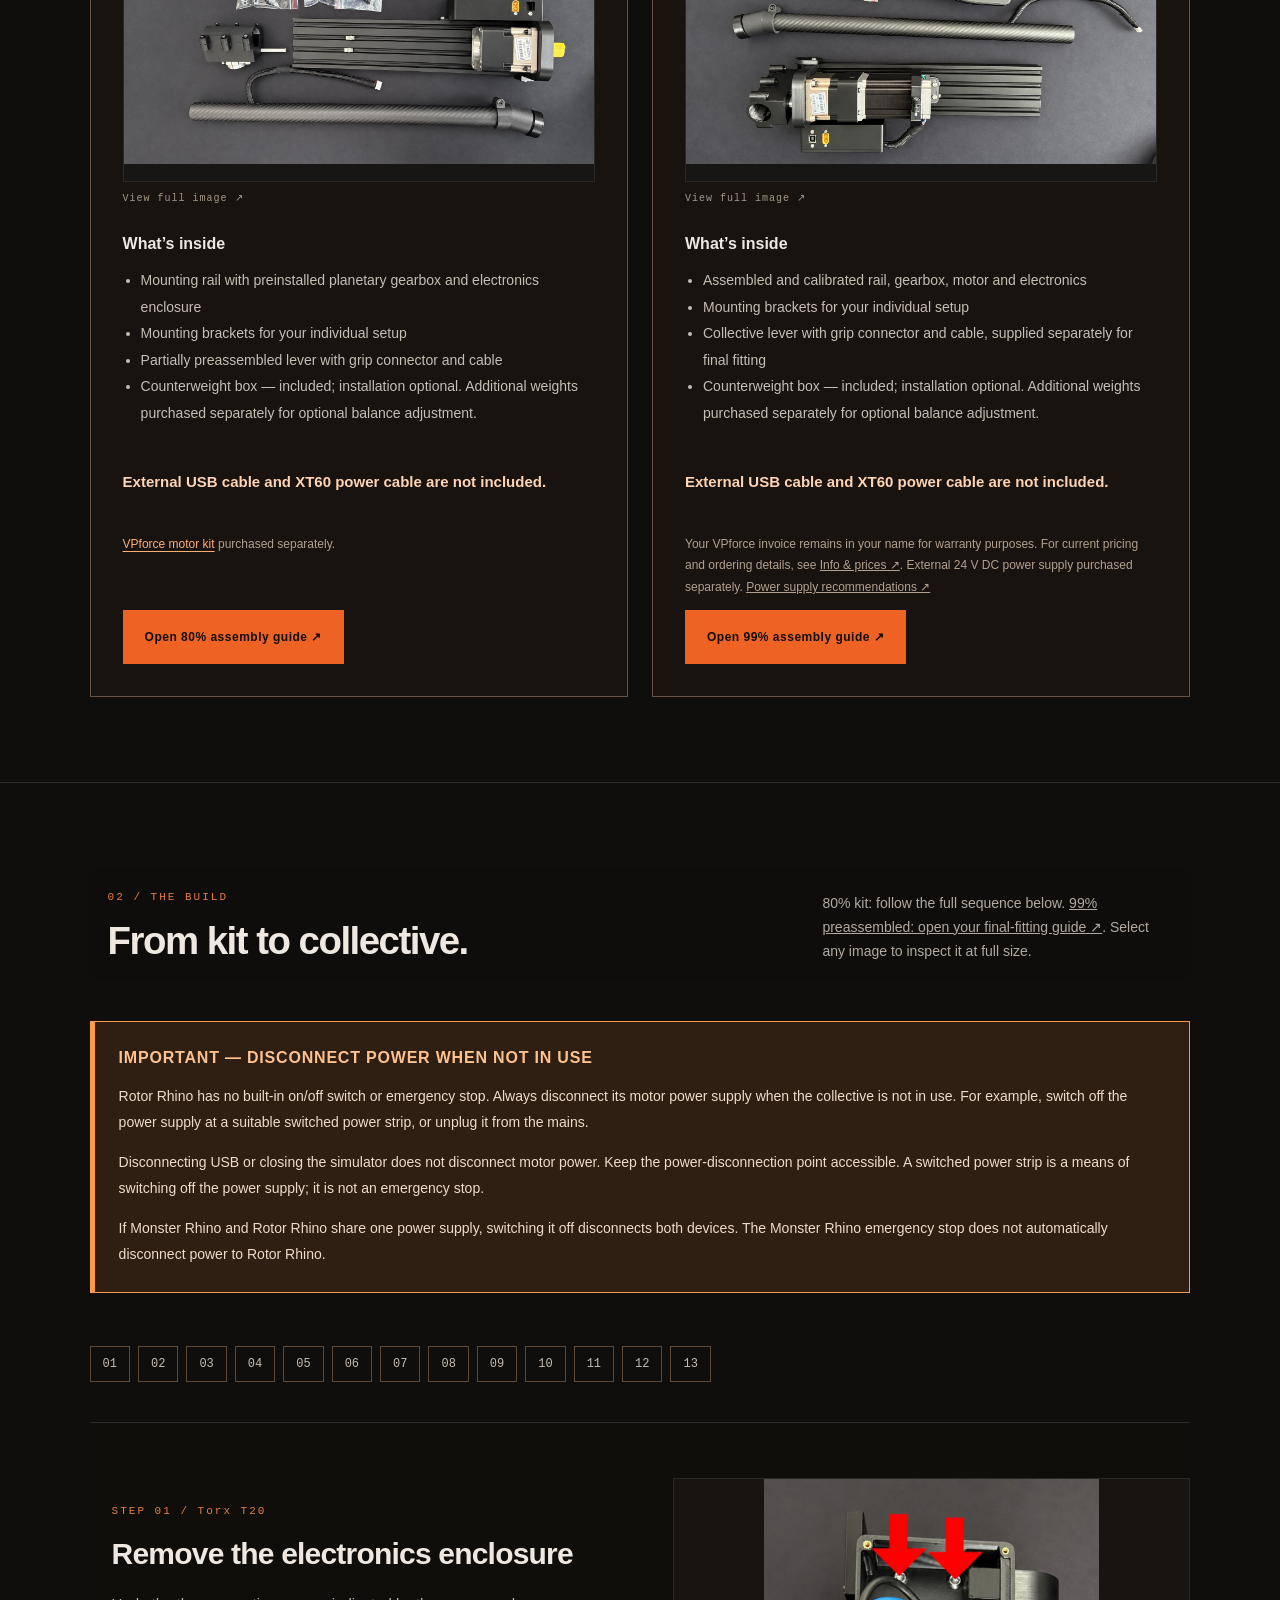
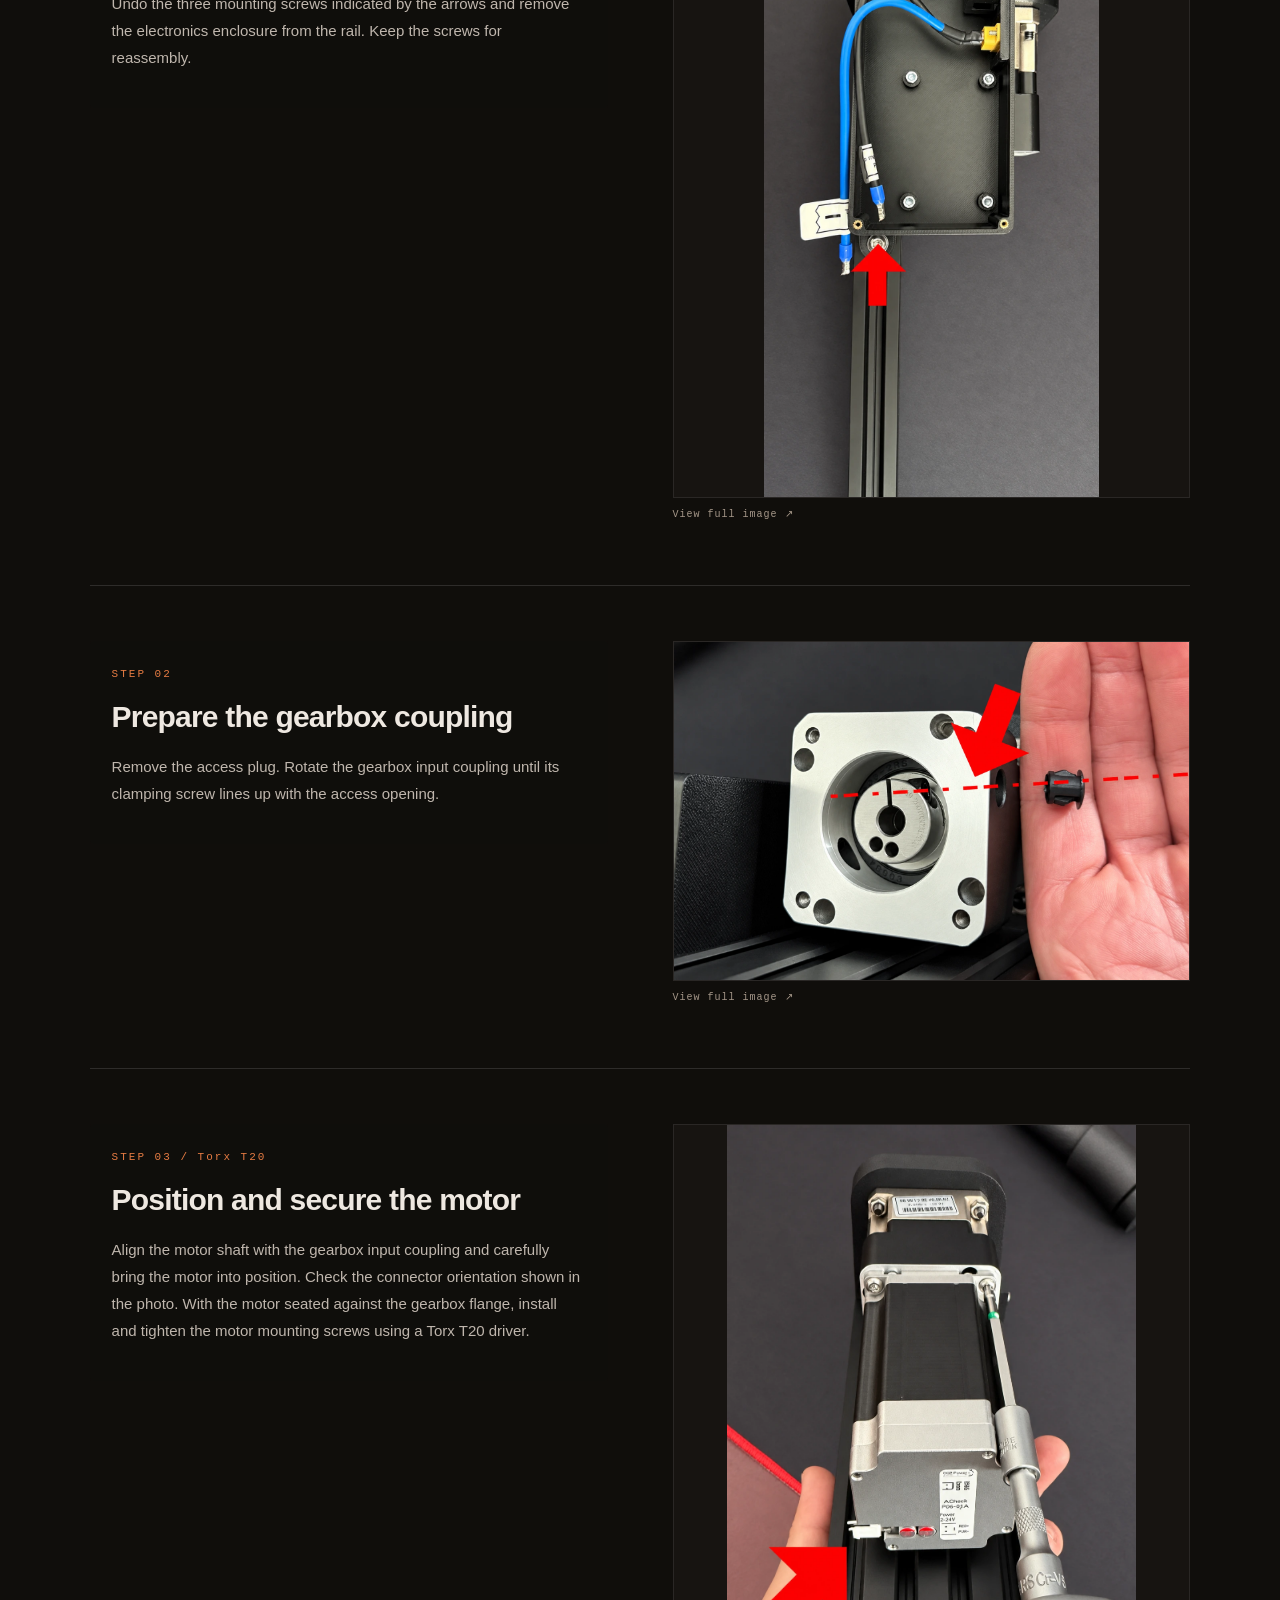
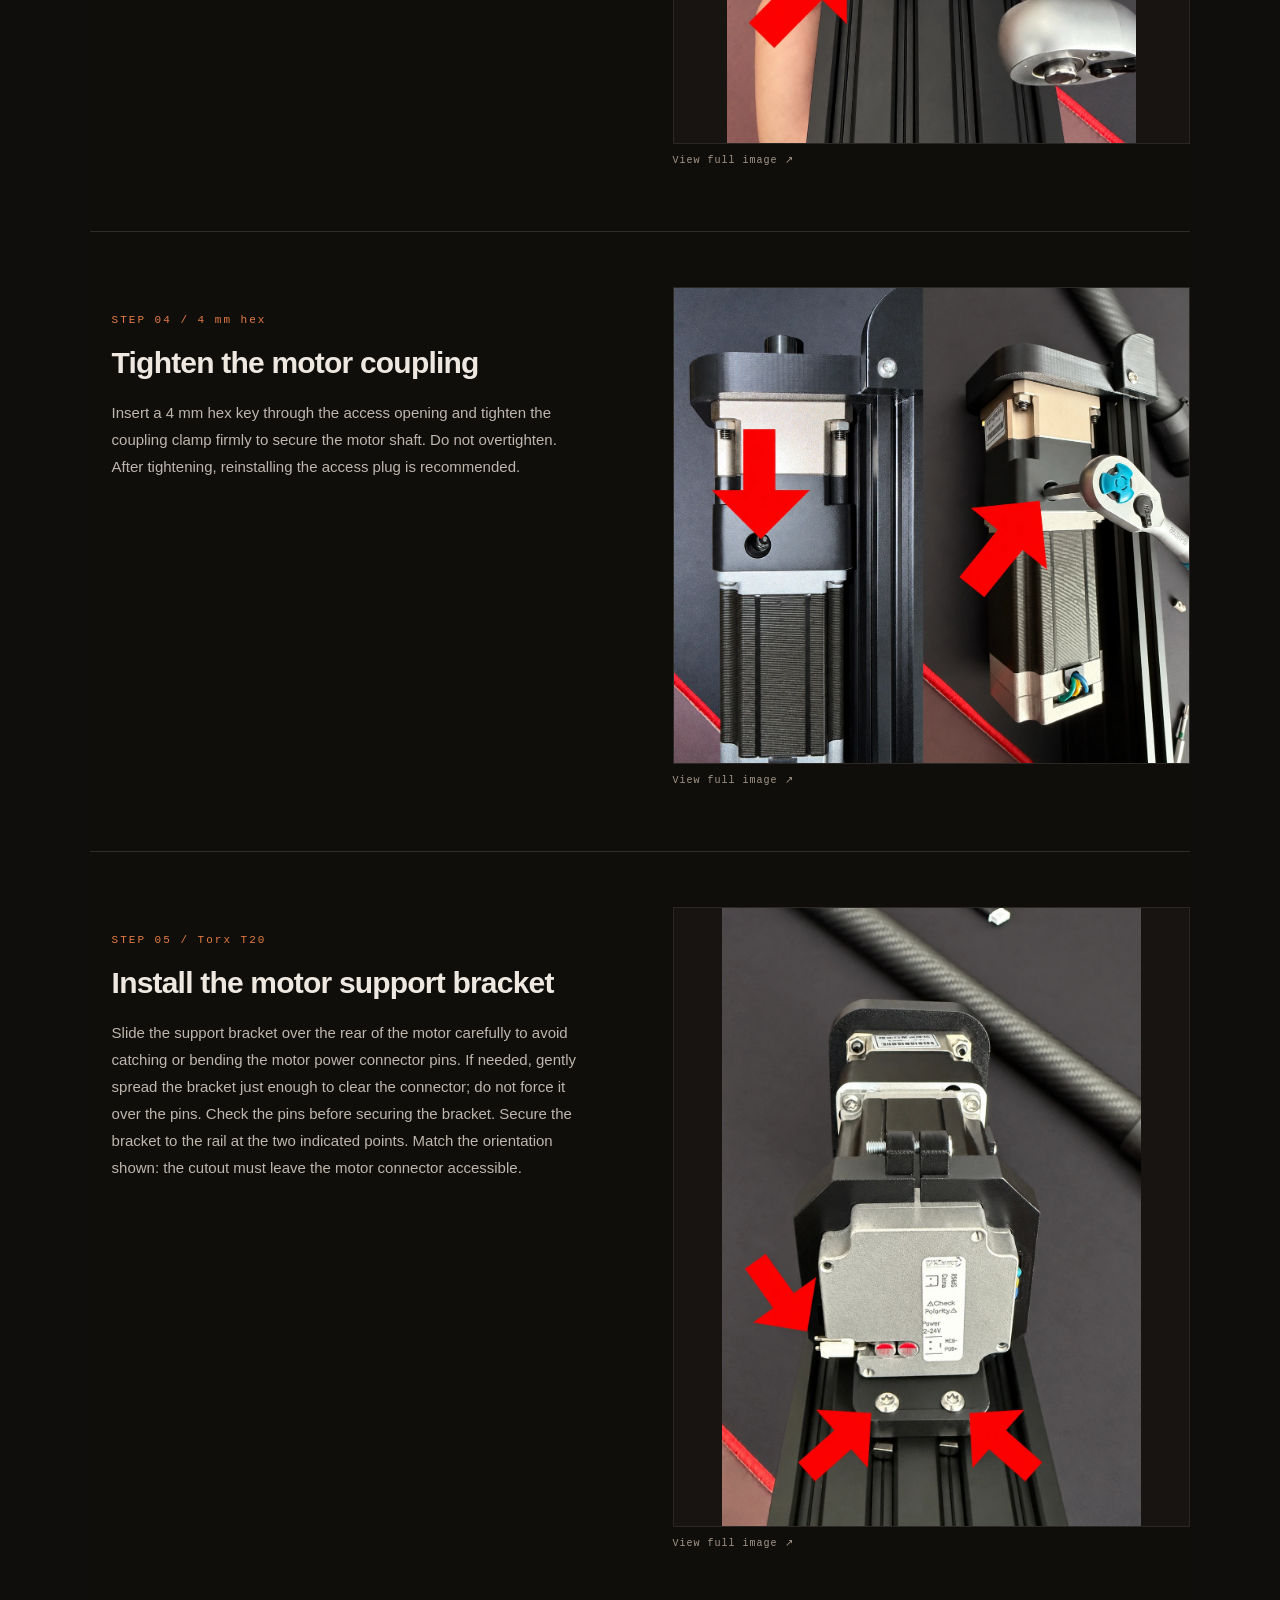
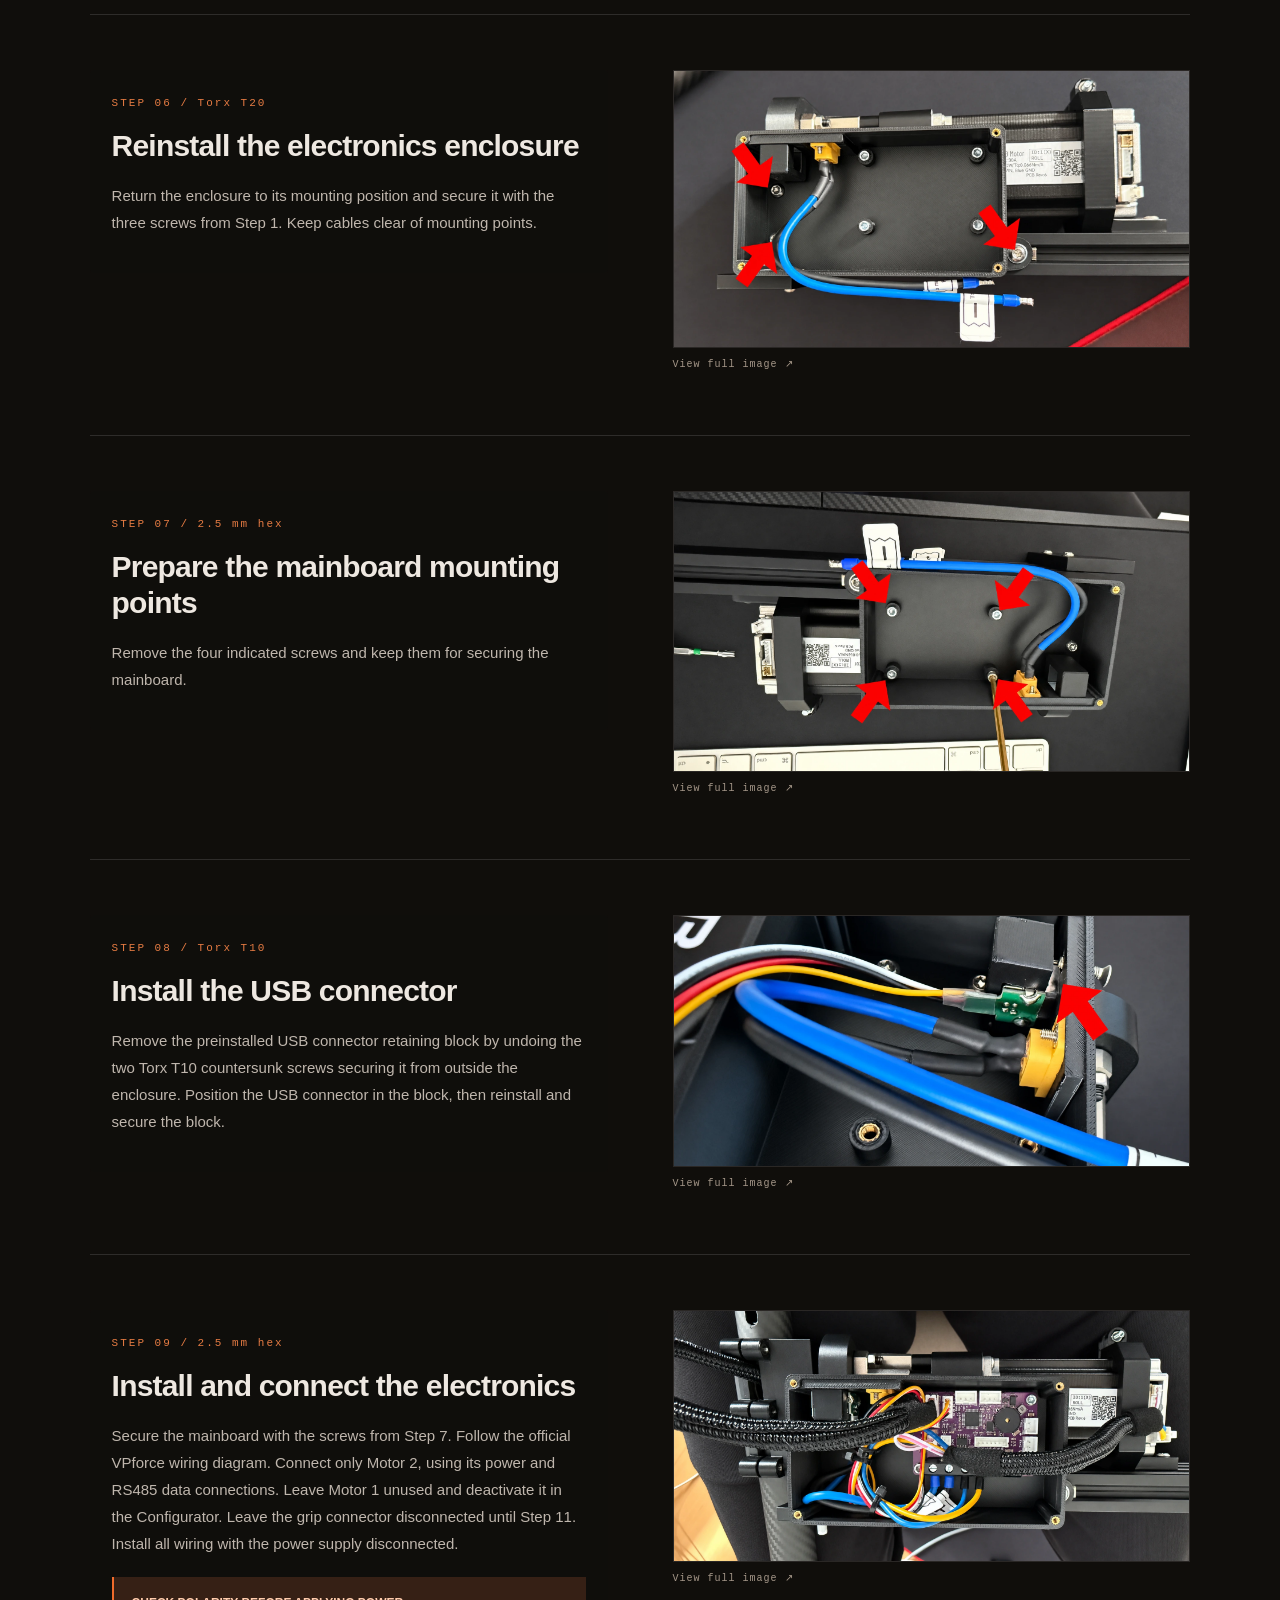
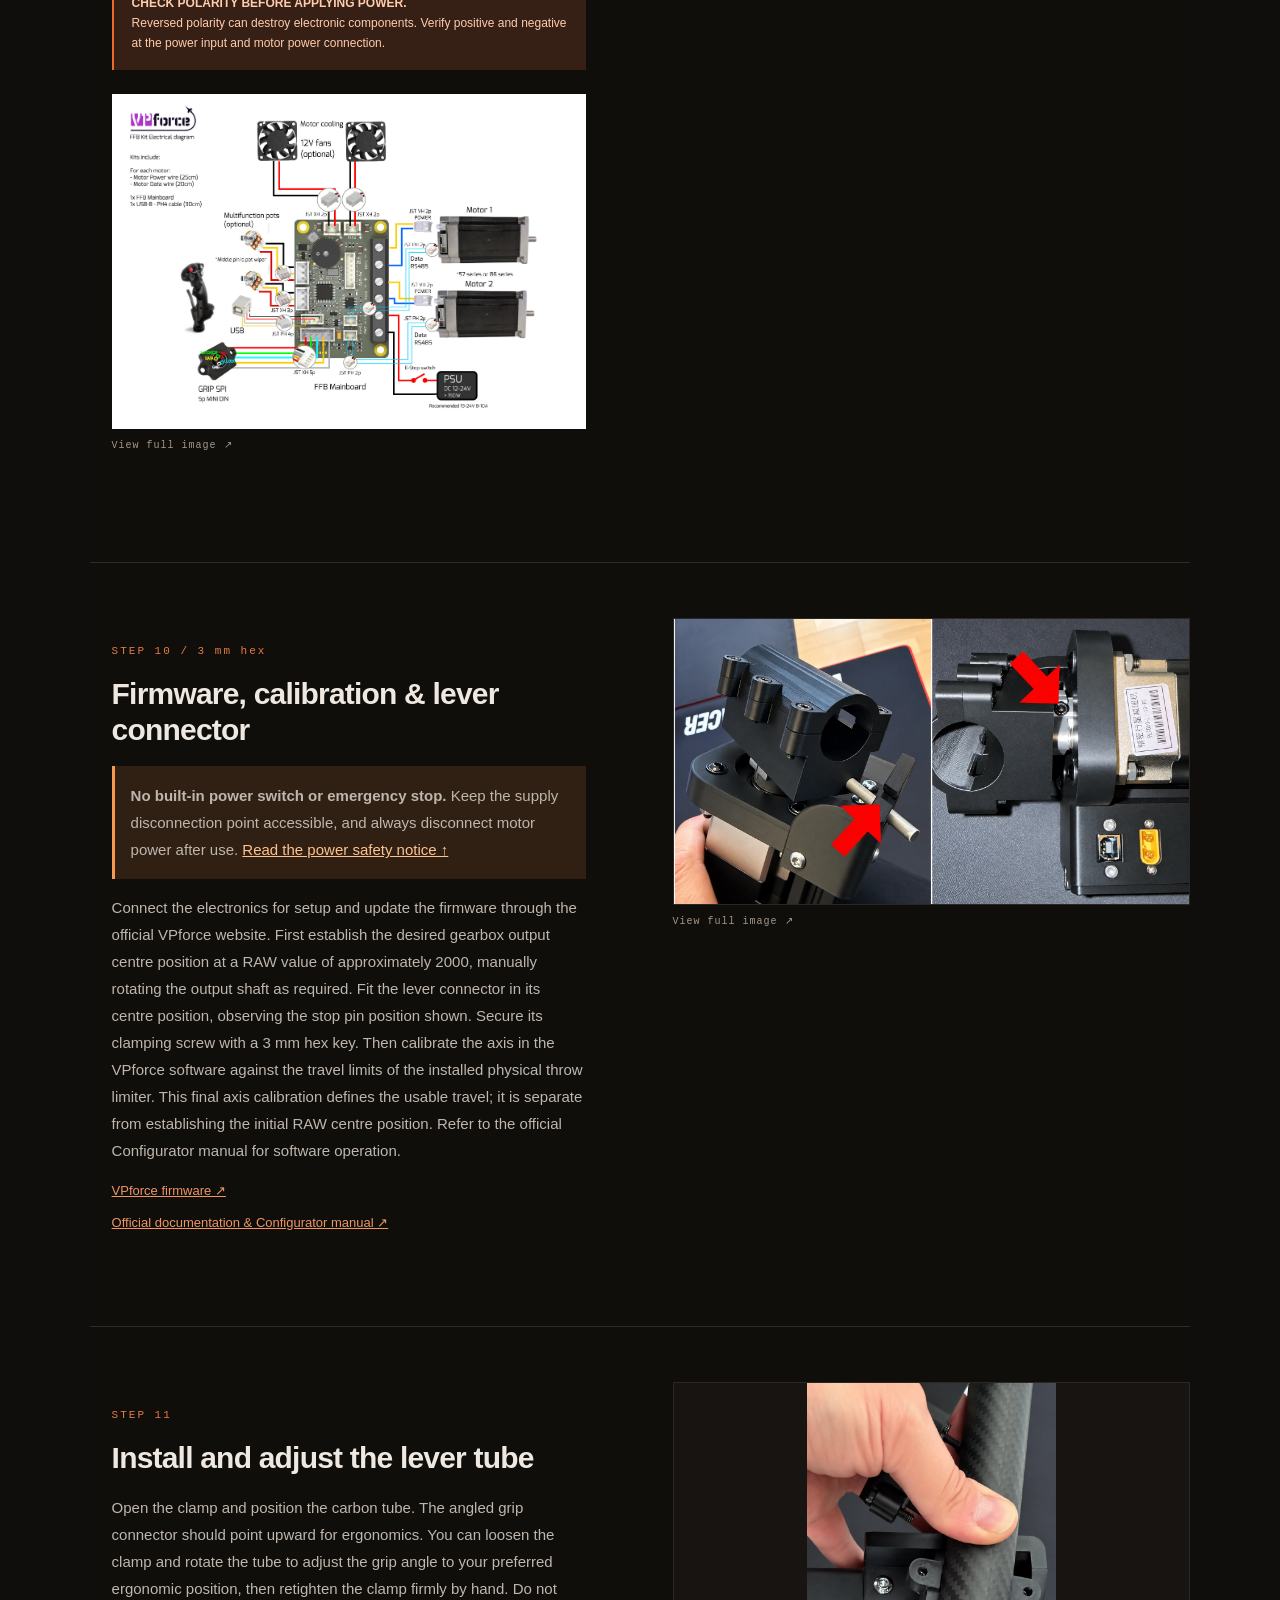
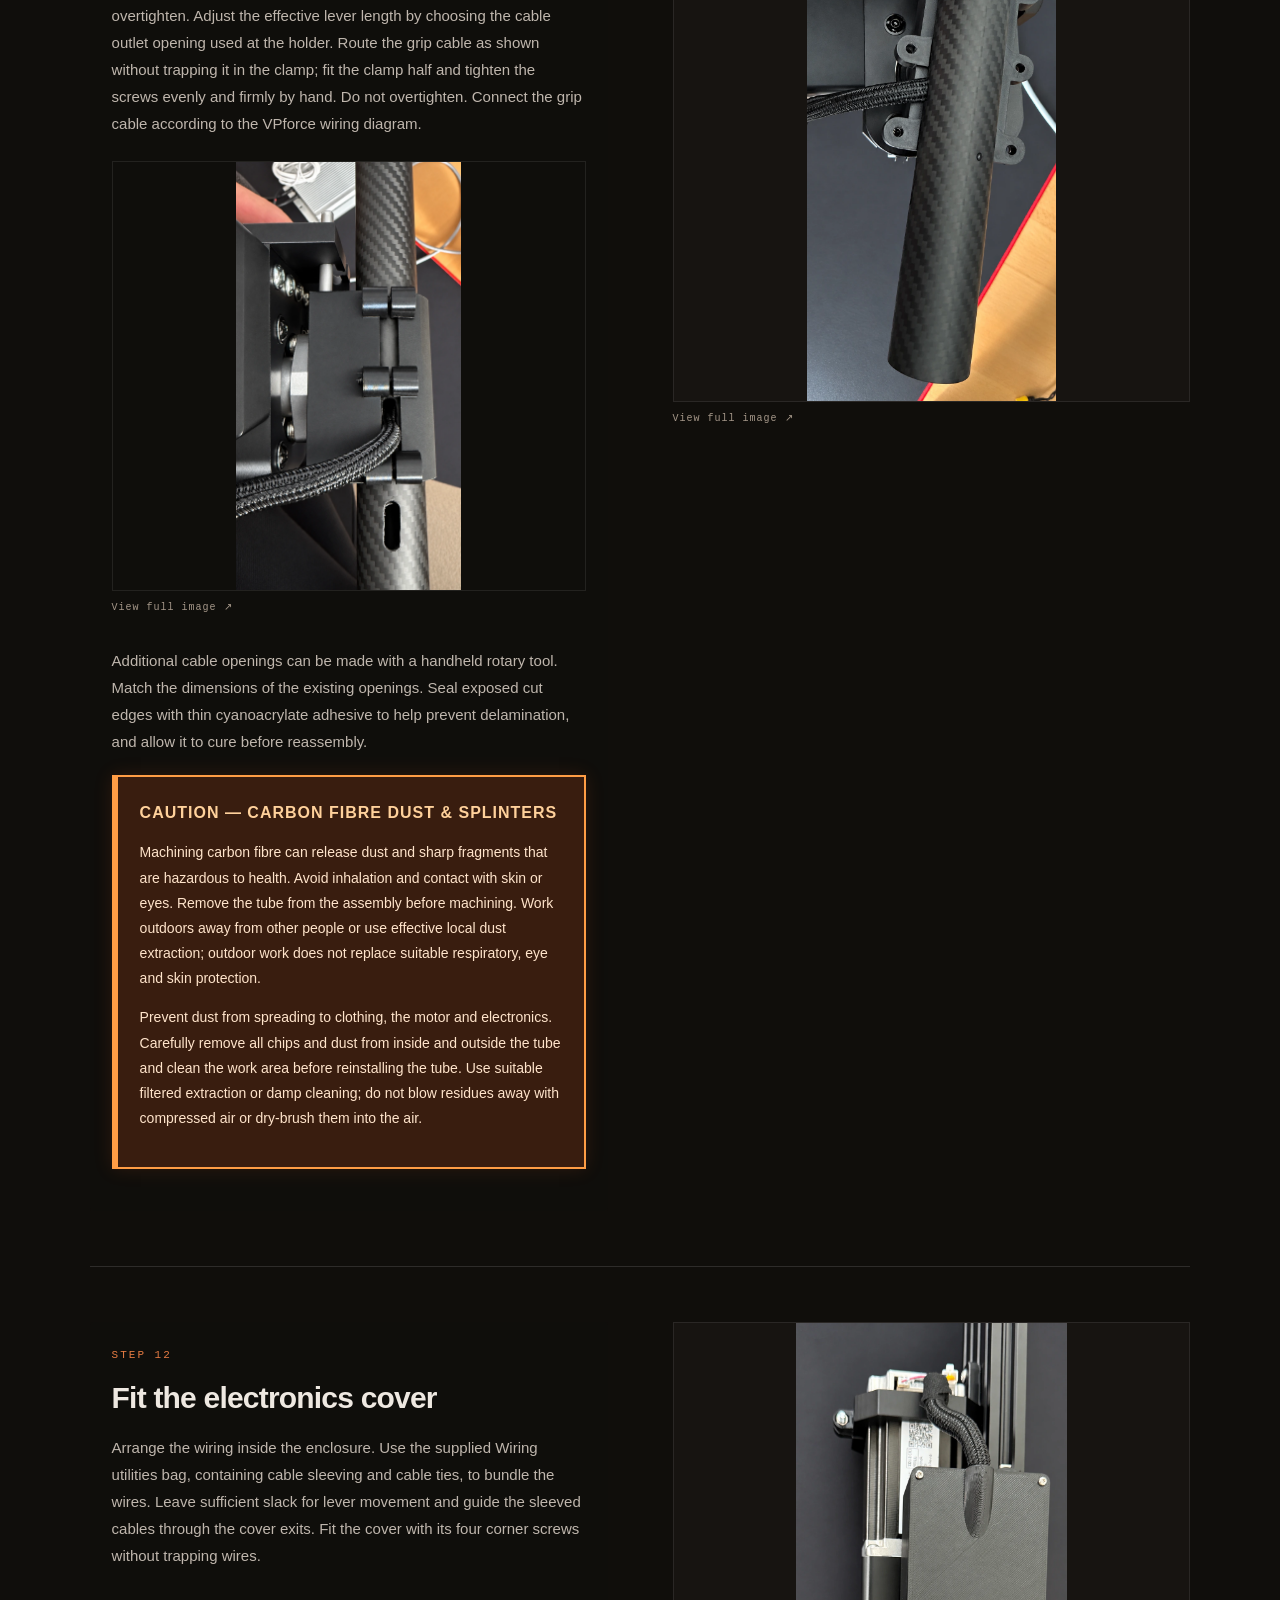
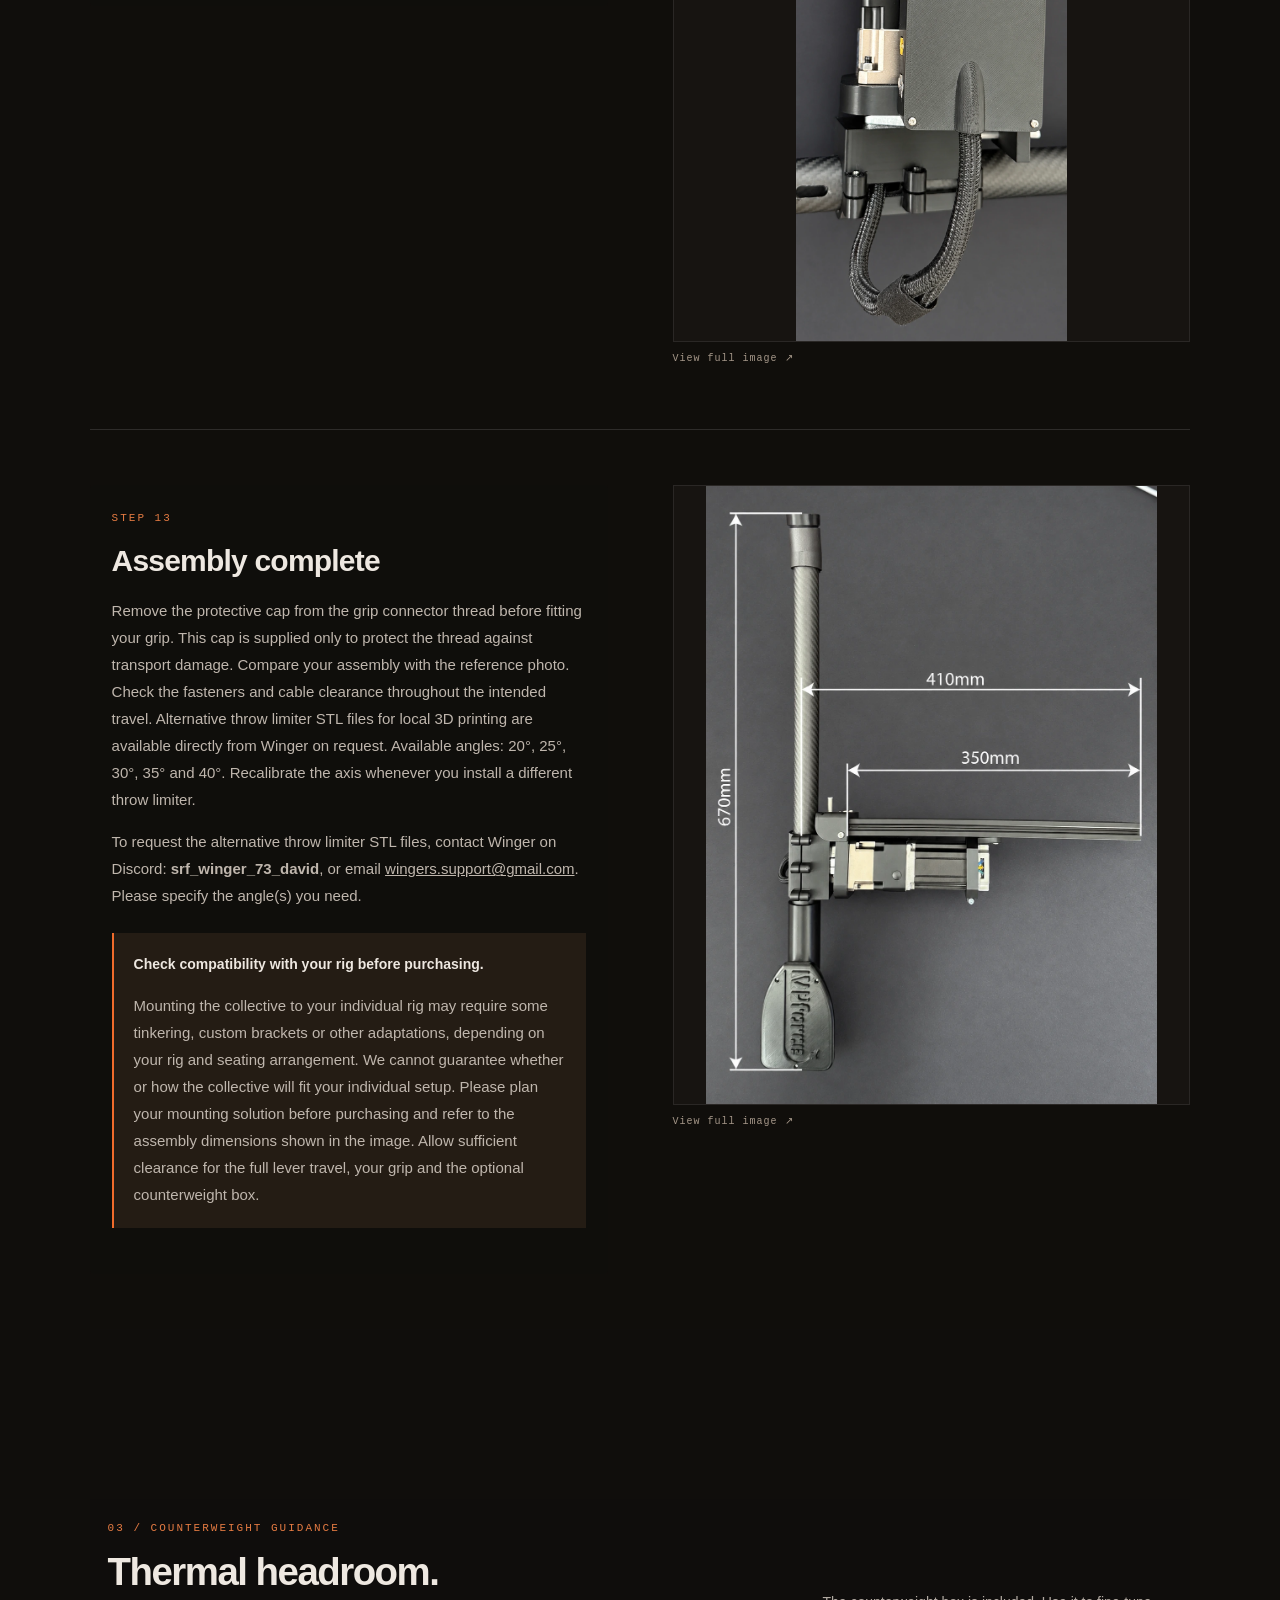
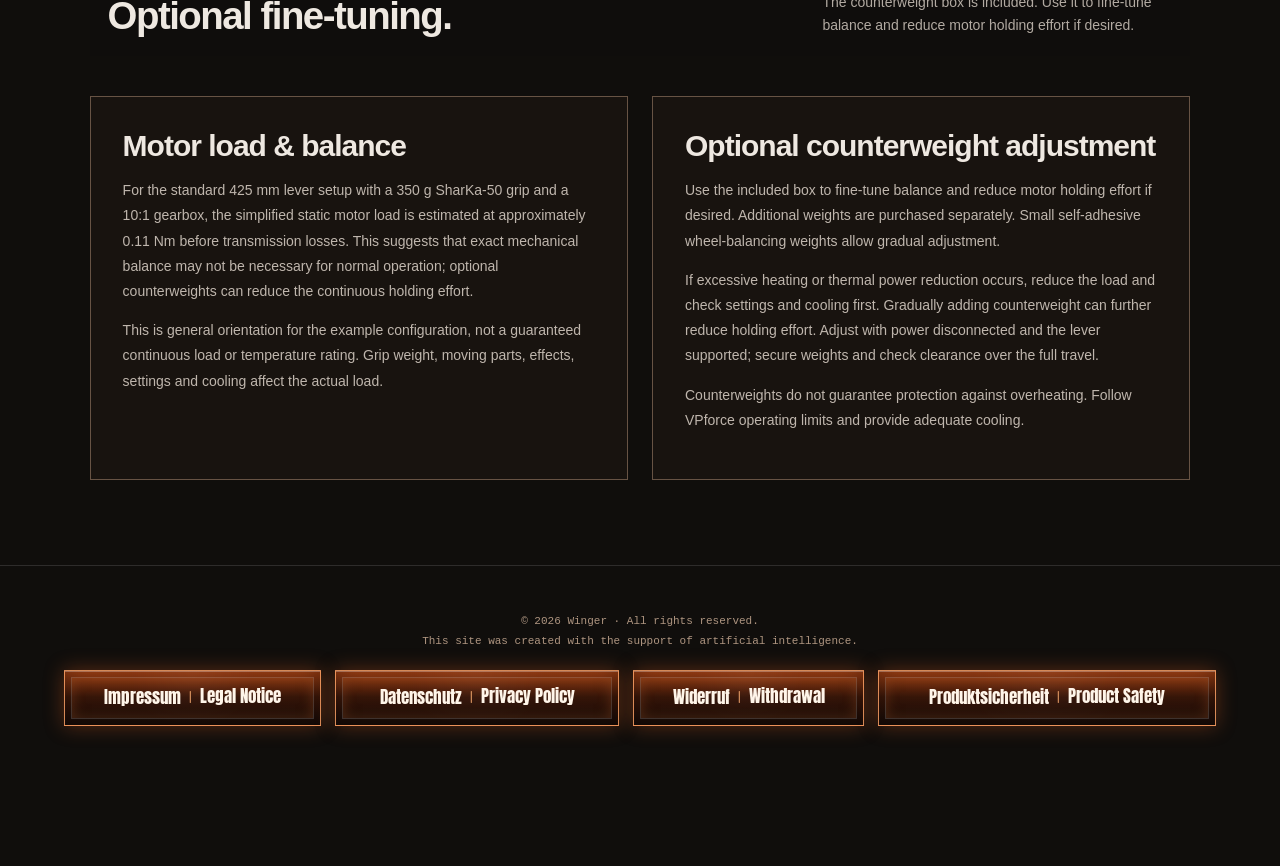
<file: rotor-rhino.html>
<!doctype html><html lang="en"><head><meta charset="utf-8"><meta name="viewport" content="width=device-width,initial-scale=1"><title>Rotor Rhino — Force Feedback Collective</title><meta name="description" content="Rotor Rhino collective: explore assembly options and the illustrated assembly guide."><link rel="stylesheet" href="rotor.css?v=power-off-safety"><link rel="stylesheet" href="product-switch.css?v=styled-hover"><link rel="stylesheet" href="rotor-buttons.css?v=1"></head><body><header><nav class="rotor-top-buttons" aria-label="Rotor Rhino navigation"><a class="site-button switch-monster-top" href="monster-rhino.html"><span class="button-kicker">Switch product</span><span class="button-title">Monster Rhino ↗</span></a><a class="site-button" href="rotor-rhino-infos.html"><span class="button-kicker">Details</span><span class="button-title">Info & prices</span></a><a class="site-button" href="rotor-rhino.html#overview"><span class="button-kicker">Discover</span><span class="button-title">Rotor Rhino</span></a><a class="site-button" href="rotor-rhino.html#options"><span class="button-kicker">Choose</span><span class="button-title">Assembly options</span></a><a class="site-button" href="rotor-rhino.html#guide"><span class="button-kicker">Build</span><span class="button-title">Assembly guide</span></a><a class="site-button" href="rotor-rhino.html#balance"><span class="button-kicker">Balance</span><span class="button-title">Counterweight</span></a></nav></header><main><section class="hero" id="overview"><div class="hero-inner"><div class="eyebrow">ROTARY WING / FORCE FEEDBACK COLLECTIVE</div><img class="hero-logo" src="assets/branding/ROTOR-RHINO.png" alt="Rotor Rhino — Haptics, Force, Control"><h1>Take the collective.<br><em>Feel the flight.</em></h1><p>A collective built around the <a class="vpforce-shop-link" href="https://order.vpforce.eu/" target="_blank" rel="noopener noreferrer">VPforce motor kit</a>.<br>Choose your assembly route. Make it your own.</p><div class="actions"><a class="button" href="#options">Choose your assembly option ↗</a><a class="text-link" href="#guide">Explore the build ↓</a></div></div><div class="hero-note">ROTOR RHINO<br>COLLECTIVE SYSTEM / R–02</div></section><section class="section" id="options"><div class="section-heading"><div><span class="eyebrow">01 / YOUR BUILD, YOUR CHOICE</span><h2>Two ways to your Rotor Rhino.</h2></div><p>Complete the final assembly yourself, or let us assemble and calibrate it for you.</p></div><p class="assembly-note">The 80% and 99% figures are approximate descriptions of the assembly state, not exact completion percentages. The included components and remaining steps are described below.</p><div class="options"><article class="option"><span class="eyebrow">THE HANDS-ON ROUTE</span><h3>80% <small>preassembled</small></h3><p>Purchase the <a class="vpforce-shop-link" href="https://order.vpforce.eu/" target="_blank" rel="noopener noreferrer">motor kit directly from VPforce</a> and complete the remaining 20% yourself using the illustrated guide.</p><a class="photo " href="assets/rotor-assembly-retouched/whatsInside_80Preassembled_Kitcollective.webp" target="_blank" rel="noopener"><img loading="lazy" src="assets/rotor-assembly-retouched/whatsInside_80Preassembled_Kitcollective.webp" alt="80 percent preassembled Rotor Rhino kit"><span>View full image ↗</span></a><h4>What’s inside</h4><ul><li>Mounting rail with preinstalled planetary gearbox and electronics enclosure</li><li>Mounting brackets for your individual setup</li><li>Partially preassembled lever with grip connector and cable</li><li>Counterweight box — included; installation optional. Additional weights purchased separately for optional balance adjustment.</li></ul><p class="cable-exclusion"><strong>External USB cable and XT60 power cable are not included.</strong></p><p class="note"><a class="vpforce-shop-link" href="https://order.vpforce.eu/" target="_blank" rel="noopener noreferrer">VPforce motor kit</a> purchased separately.</p><a class="button" href="#guide">Open 80% assembly guide ↗</a></article><article class="option"><span class="eyebrow">FINAL ASSEMBLY SERVICE</span><h3>99% <small>preassembled</small></h3><p>Book final assembly and calibration. Order the <a class="vpforce-shop-link" href="https://order.vpforce.eu/" target="_blank" rel="noopener noreferrer">VPforce motor kit</a> with your billing address and our delivery address.</p><a class="photo " href="assets/rotor-assembly-retouched/whatsInside_99Preassembled-landscape.webp" target="_blank" rel="noopener"><img loading="lazy" src="assets/rotor-assembly-retouched/whatsInside_99Preassembled-landscape.webp" alt="99 percent preassembled Rotor Rhino delivery"><span>View full image ↗</span></a><h4>What’s inside</h4><ul><li>Assembled and calibrated rail, gearbox, motor and electronics</li><li>Mounting brackets for your individual setup</li><li>Collective lever with grip connector and cable, supplied separately for final fitting</li><li>Counterweight box — included; installation optional. Additional weights purchased separately for optional balance adjustment.</li></ul><p class="cable-exclusion"><strong>External USB cable and XT60 power cable are not included.</strong></p><p class="note">Your VPforce invoice remains in your name for warranty purposes. For current pricing and ordering details, see <a href="rotor-rhino-infos.html#info">Info & prices ↗</a>. External 24 V DC power supply purchased separately. <a href="rotor-rhino-infos.html#power-supply">Power supply recommendations ↗</a></p><a class="button" href="rotor-rhino-99-guide.html">Open 99% assembly guide ↗</a></article></div></section><section class="guide section" id="guide"><div class="section-heading"><div><span class="eyebrow">02 / THE BUILD</span><h2>From kit to collective.</h2></div><p>80% kit: follow the full sequence below. <a href="rotor-rhino-99-guide.html">99% preassembled: open your final-fitting guide ↗</a>. Select any image to inspect it at full size.</p></div><aside class="power-off-notice" id="power-off-safety"><strong>IMPORTANT — DISCONNECT POWER WHEN NOT IN USE</strong><p>Rotor Rhino has no built-in on/off switch or emergency stop. Always disconnect its motor power supply when the collective is not in use. For example, switch off the power supply at a suitable switched power strip, or unplug it from the mains.</p><p>Disconnecting USB or closing the simulator does not disconnect motor power. Keep the power-disconnection point accessible. A switched power strip is a means of switching off the power supply; it is not an emergency stop.</p><p>If Monster Rhino and Rotor Rhino share one power supply, switching it off disconnects both devices. The Monster Rhino emergency stop does not automatically disconnect power to Rotor Rhino.</p></aside><nav class="step-nav" aria-label="Assembly steps"><a href="#step-1">01</a><a href="#step-2">02</a><a href="#step-3">03</a><a href="#step-4">04</a><a href="#step-5">05</a><a href="#step-6">06</a><a href="#step-7">07</a><a href="#step-8">08</a><a href="#step-9">09</a><a href="#step-10">10</a><a href="#step-11">11</a><a href="#step-12">12</a><a href="#step-13">13</a></nav><article class="step" id="step-1"><div class="step-copy"><span class="eyebrow">STEP 01 / Torx T20</span><h3>Remove the electronics enclosure</h3><p>Undo the three mounting screws indicated by the arrows and remove the electronics enclosure from the rail. Keep the screws for reassembly.</p></div><a class="photo " href="assets/rotor-assembly-retouched/STEP_1_Remove_electronicsbox.webp" target="_blank" rel="noopener"><img loading="lazy" src="assets/rotor-assembly-retouched/STEP_1_Remove_electronicsbox.webp" alt="Remove the electronics enclosure"><span>View full image ↗</span></a></article><article class="step" id="step-2"><div class="step-copy"><span class="eyebrow">STEP 02</span><h3>Prepare the gearbox coupling</h3><p>Remove the access plug. Rotate the gearbox input coupling until its clamping screw lines up with the access opening.</p></div><a class="photo " href="assets/rotor-assembly-retouched/STEP_2_Remove_Screwcover_AligngearboxAxis.webp" target="_blank" rel="noopener"><img loading="lazy" src="assets/rotor-assembly-retouched/STEP_2_Remove_Screwcover_AligngearboxAxis.webp" alt="Prepare the gearbox coupling"><span>View full image ↗</span></a></article><article class="step" id="step-3"><div class="step-copy"><span class="eyebrow">STEP 03 / Torx T20</span><h3>Position and secure the motor</h3><p>Align the motor shaft with the gearbox input coupling and carefully bring the motor into position. Check the connector orientation shown in the photo. With the motor seated against the gearbox flange, install and tighten the motor mounting screws using a Torx T20 driver.</p></div><a class="photo " href="assets/rotor-assembly-retouched/STEP-4_AttachMotor_AttentionToAlignment.webp" target="_blank" rel="noopener"><img loading="lazy" src="assets/rotor-assembly-retouched/STEP-4_AttachMotor_AttentionToAlignment.webp" alt="Position and secure the motor"><span>View full image ↗</span></a></article><article class="step" id="step-4"><div class="step-copy"><span class="eyebrow">STEP 04 / 4 mm hex</span><h3>Tighten the motor coupling</h3><p>Insert a 4 mm hex key through the access opening and tighten the coupling clamp firmly to secure the motor shaft. Do not overtighten. After tightening, reinstalling the access plug is recommended.</p></div><a class="photo " href="assets/rotor-assembly-retouched/STEP_5_TightenMotorConnection.webp" target="_blank" rel="noopener"><img loading="lazy" src="assets/rotor-assembly-retouched/STEP_5_TightenMotorConnection.webp" alt="Tighten the motor coupling"><span>View full image ↗</span></a></article><article class="step" id="step-5"><div class="step-copy"><span class="eyebrow">STEP 05 / Torx T20</span><h3>Install the motor support bracket</h3><p>Slide the support bracket over the rear of the motor carefully to avoid catching or bending the motor power connector pins. If needed, gently spread the bracket just enough to clear the connector; do not force it over the pins. Check the pins before securing the bracket. Secure the bracket to the rail at the two indicated points. Match the orientation shown: the cutout must leave the motor connector accessible.</p></div><a class="photo " href="assets/rotor-assembly-retouched/STEP_6_Attach_Motor_Bracket_Attention_Alignment.webp" target="_blank" rel="noopener"><img loading="lazy" src="assets/rotor-assembly-retouched/STEP_6_Attach_Motor_Bracket_Attention_Alignment.webp" alt="Install the motor support bracket"><span>View full image ↗</span></a></article><article class="step" id="step-6"><div class="step-copy"><span class="eyebrow">STEP 06 / Torx T20</span><h3>Reinstall the electronics enclosure</h3><p>Return the enclosure to its mounting position and secure it with the three screws from Step 1. Keep cables clear of mounting points.</p></div><a class="photo " href="assets/rotor-assembly-retouched/STEP_7_reAttach_ElectronicsBox.webp" target="_blank" rel="noopener"><img loading="lazy" src="assets/rotor-assembly-retouched/STEP_7_reAttach_ElectronicsBox.webp" alt="Reinstall the electronics enclosure"><span>View full image ↗</span></a></article><article class="step" id="step-7"><div class="step-copy"><span class="eyebrow">STEP 07 / 2.5 mm hex</span><h3>Prepare the mainboard mounting points</h3><p>Remove the four indicated screws and keep them for securing the mainboard.</p></div><a class="photo " href="assets/rotor-assembly-retouched/STEP_8_Undo_MainboardMountScrews.webp" target="_blank" rel="noopener"><img loading="lazy" src="assets/rotor-assembly-retouched/STEP_8_Undo_MainboardMountScrews.webp" alt="Prepare the mainboard mounting points"><span>View full image ↗</span></a></article><article class="step" id="step-8"><div class="step-copy"><span class="eyebrow">STEP 08 / Torx T10</span><h3>Install the USB connector</h3><p>Remove the preinstalled USB connector retaining block by undoing the two Torx T10 countersunk screws securing it from outside the enclosure. Position the USB connector in the block, then reinstall and secure the block.</p></div><a class="photo " href="assets/rotor-assembly-retouched/STEP_9_Attach_USB-Connector.webp" target="_blank" rel="noopener"><img loading="lazy" src="assets/rotor-assembly-retouched/STEP_9_Attach_USB-Connector.webp" alt="Install the USB connector"><span>View full image ↗</span></a></article><article class="step" id="step-9"><div class="step-copy"><span class="eyebrow">STEP 09 / 2.5 mm hex</span><h3>Install and connect the electronics</h3><p>Secure the mainboard with the screws from Step 7. Follow the official VPforce wiring diagram. Connect only Motor 2, using its power and RS485 data connections. Leave Motor 1 unused and deactivate it in the Configurator. Leave the grip connector disconnected until Step 11. Install all wiring with the power supply disconnected.</p><aside class="warning"><strong>CHECK POLARITY BEFORE APPLYING POWER.</strong> Reversed polarity can destroy electronic components. Verify positive and negative at the power input and motor power connection.</aside><a class="photo diagram" href="assets/rotor-assembly/Vpfroce_Wiringdiagram.png" target="_blank" rel="noopener"><img loading="lazy" src="assets/rotor-assembly/Vpfroce_Wiringdiagram.png" alt="Official VPforce FFB Kit electrical diagram"><span>View full image ↗</span></a></div><a class="photo " href="assets/rotor-assembly-retouched/STEP_10_Connect_Electronics.webp" target="_blank" rel="noopener"><img loading="lazy" src="assets/rotor-assembly-retouched/STEP_10_Connect_Electronics.webp" alt="Install and connect the electronics"><span>View full image ↗</span></a></article><article class="step" id="step-10"><div class="step-copy"><span class="eyebrow">STEP 10 / 3 mm hex</span><h3>Firmware, calibration & lever connector</h3><p class="power-off-reminder"><strong>No built-in power switch or emergency stop.</strong> Keep the supply disconnection point accessible, and always disconnect motor power after use. <a href="#power-off-safety">Read the power safety notice ↑</a></p><p>Connect the electronics for setup and update the firmware through the official VPforce website. First establish the desired gearbox output centre position at a RAW value of approximately 2000, manually rotating the output shaft as required. Fit the lever connector in its centre position, observing the stop pin position shown. Secure its clamping screw with a 3 mm hex key. Then calibrate the axis in the VPforce software against the travel limits of the installed physical throw limiter. This final axis calibration defines the usable travel; it is separate from establishing the initial RAW centre position. Refer to the official Configurator manual for software operation.</p><p class="links"><a href="https://vpforce.eu/usb/rhino/" target="_blank" rel="noopener">VPforce firmware ↗</a><a href="https://docs.vpforce.eu/" target="_blank" rel="noopener">Official documentation & Configurator manual ↗</a></p></div><a class="photo " href="assets/rotor-assembly-retouched/STEP_11_AfterCalib_Attach_LeverConnector.webp" target="_blank" rel="noopener"><img loading="lazy" src="assets/rotor-assembly-retouched/STEP_11_AfterCalib_Attach_LeverConnector.webp" alt="Firmware, calibration &amp; lever connector"><span>View full image ↗</span></a></article><article class="step" id="step-11"><div class="step-copy"><span class="eyebrow">STEP 11</span><h3>Install and adjust the lever tube</h3><p>Open the clamp and position the carbon tube. The angled grip connector should point upward for ergonomics. You can loosen the clamp and rotate the tube to adjust the grip angle to your preferred ergonomic position, then retighten the clamp firmly by hand. Do not overtighten. Adjust the effective lever length by choosing the cable outlet opening used at the holder. Route the grip cable as shown without trapping it in the clamp; fit the clamp half and tighten the screws evenly and firmly by hand. Do not overtighten. Connect the grip cable according to the VPforce wiring diagram.</p><a class="photo " href="assets/rotor-assembly-retouched/STEP_12_AttachLeverHose_2.webp" target="_blank" rel="noopener"><img loading="lazy" src="assets/rotor-assembly-retouched/STEP_12_AttachLeverHose_2.webp" alt="Lever clamp cable routing detail"><span>View full image ↗</span></a><p>Additional cable openings can be made with a handheld rotary tool. Match the dimensions of the existing openings. Seal exposed cut edges with thin cyanoacrylate adhesive to help prevent delamination, and allow it to cure before reassembly.</p><aside class="warning carbon-caution"><strong>CAUTION — CARBON FIBRE DUST & SPLINTERS</strong><p>Machining carbon fibre can release dust and sharp fragments that are hazardous to health. Avoid inhalation and contact with skin or eyes. Remove the tube from the assembly before machining. Work outdoors away from other people or use effective local dust extraction; outdoor work does not replace suitable respiratory, eye and skin protection.</p><p>Prevent dust from spreading to clothing, the motor and electronics. Carefully remove all chips and dust from inside and outside the tube and clean the work area before reinstalling the tube. Use suitable filtered extraction or damp cleaning; do not blow residues away with compressed air or dry-brush them into the air.</p></aside></div><a class="photo " href="assets/rotor-assembly-retouched/STEP_12_AttachLeverHose.webp" target="_blank" rel="noopener"><img loading="lazy" src="assets/rotor-assembly-retouched/STEP_12_AttachLeverHose.webp" alt="Install and adjust the lever tube"><span>View full image ↗</span></a></article><article class="step" id="step-12"><div class="step-copy"><span class="eyebrow">STEP 12</span><h3>Fit the electronics cover</h3><p>Arrange the wiring inside the enclosure. Use the supplied Wiring utilities bag, containing cable sleeving and cable ties, to bundle the wires. Leave sufficient slack for lever movement and guide the sleeved cables through the cover exits. Fit the cover with its four corner screws without trapping wires.</p></div><a class="photo " href="assets/rotor-assembly-retouched/STEP_13_AttachElectronicsCover.webp" target="_blank" rel="noopener"><img loading="lazy" src="assets/rotor-assembly-retouched/STEP_13_AttachElectronicsCover.webp" alt="Fit the electronics cover"><span>View full image ↗</span></a></article><article class="step" id="step-13"><div class="step-copy"><span class="eyebrow">STEP 13</span><h3>Assembly complete</h3><p>Remove the protective cap from the grip connector thread before fitting your grip. This cap is supplied only to protect the thread against transport damage. Compare your assembly with the reference photo. Check the fasteners and cable clearance throughout the intended travel. Alternative throw limiter STL files for local 3D printing are available directly from Winger on request. Available angles: 20°, 25°, 30°, 35° and 40°. Recalibrate the axis whenever you install a different throw limiter.</p><p class="stl-contact">To request the alternative throw limiter STL files, contact Winger on Discord: <strong>srf_winger_73_david</strong>, or email <a href="mailto:wingers.support@gmail.com">wingers.support@gmail.com</a>. Please specify the angle(s) you need.</p><aside class="mounting"><strong>Check compatibility with your rig before purchasing.</strong><p>Mounting the collective to your individual rig may require some tinkering, custom brackets or other adaptations, depending on your rig and seating arrangement. We cannot guarantee whether or how the collective will fit your individual setup. Please plan your mounting solution before purchasing and refer to the assembly dimensions shown in the image. Allow sufficient clearance for the full lever travel, your grip and the optional counterweight box.</p></aside></div><a class="photo " href="assets/rotor-assembly-retouched/finished_assembly_measurements.webp" target="_blank" rel="noopener"><img loading="lazy" src="assets/rotor-assembly-retouched/finished_assembly_measurements.webp" alt="Assembly complete"><span>View full image ↗</span></a></article></section><section class="section balance" id="balance"><div class="section-heading"><div><span class="eyebrow">03 / COUNTERWEIGHT GUIDANCE</span><h2>Thermal headroom.<br>Optional fine-tuning.</h2></div><p>The counterweight box is included. Use it to fine-tune balance and reduce motor holding effort if desired.</p></div><div class="options"><article class="option"><h3 style="font-size:30px;letter-spacing:-1px">Motor load & balance</h3><p>For the standard 425 mm lever setup with a 350 g SharKa-50 grip and a 10:1 gearbox, the simplified static motor load is estimated at approximately 0.11 Nm before transmission losses. This suggests that exact mechanical balance may not be necessary for normal operation; optional counterweights can reduce the continuous holding effort.</p><p>This is general orientation for the example configuration, not a guaranteed continuous load or temperature rating. Grip weight, moving parts, effects, settings and cooling affect the actual load.</p></article><article class="option"><h3 style="font-size:30px;letter-spacing:-1px">Optional counterweight adjustment</h3><p>Use the included box to fine-tune balance and reduce motor holding effort if desired. Additional weights are purchased separately. Small self-adhesive wheel-balancing weights allow gradual adjustment.</p><p>If excessive heating or thermal power reduction occurs, reduce the load and check settings and cooling first. Gradually adding counterweight can further reduce holding effort. Adjust with power disconnected and the lever supported; secure weights and check clearance over the full travel.</p><p>Counterweights do not guarantee protection against overheating. Follow VPforce operating limits and provide adequate cooling.</p></article></div></section></main><footer class="rotor-footer"><p>© 2026 Winger · All rights reserved.<br>This site was created with the support of artificial intelligence.</p><nav class="legal-nav" aria-label="Legal information"><a href="impressum.html" class="site-button legal-button"><span>Impressum</span><span>Legal Notice</span></a><a href="datenschutz.html" class="site-button legal-button"><span>Datenschutz</span><span>Privacy Policy</span></a><a href="widerruf.html" class="site-button legal-button"><span>Widerruf</span><span>Withdrawal</span></a><a href="produktsicherheit.html" class="site-button legal-button"><span>Produktsicherheit</span><span>Product Safety</span></a></nav></footer><a class="product-switch to-monster" href="monster-rhino.html" aria-label="Switch to MONSTER RHINO">↔ MONSTER RHINO</a></body></html>
</file>
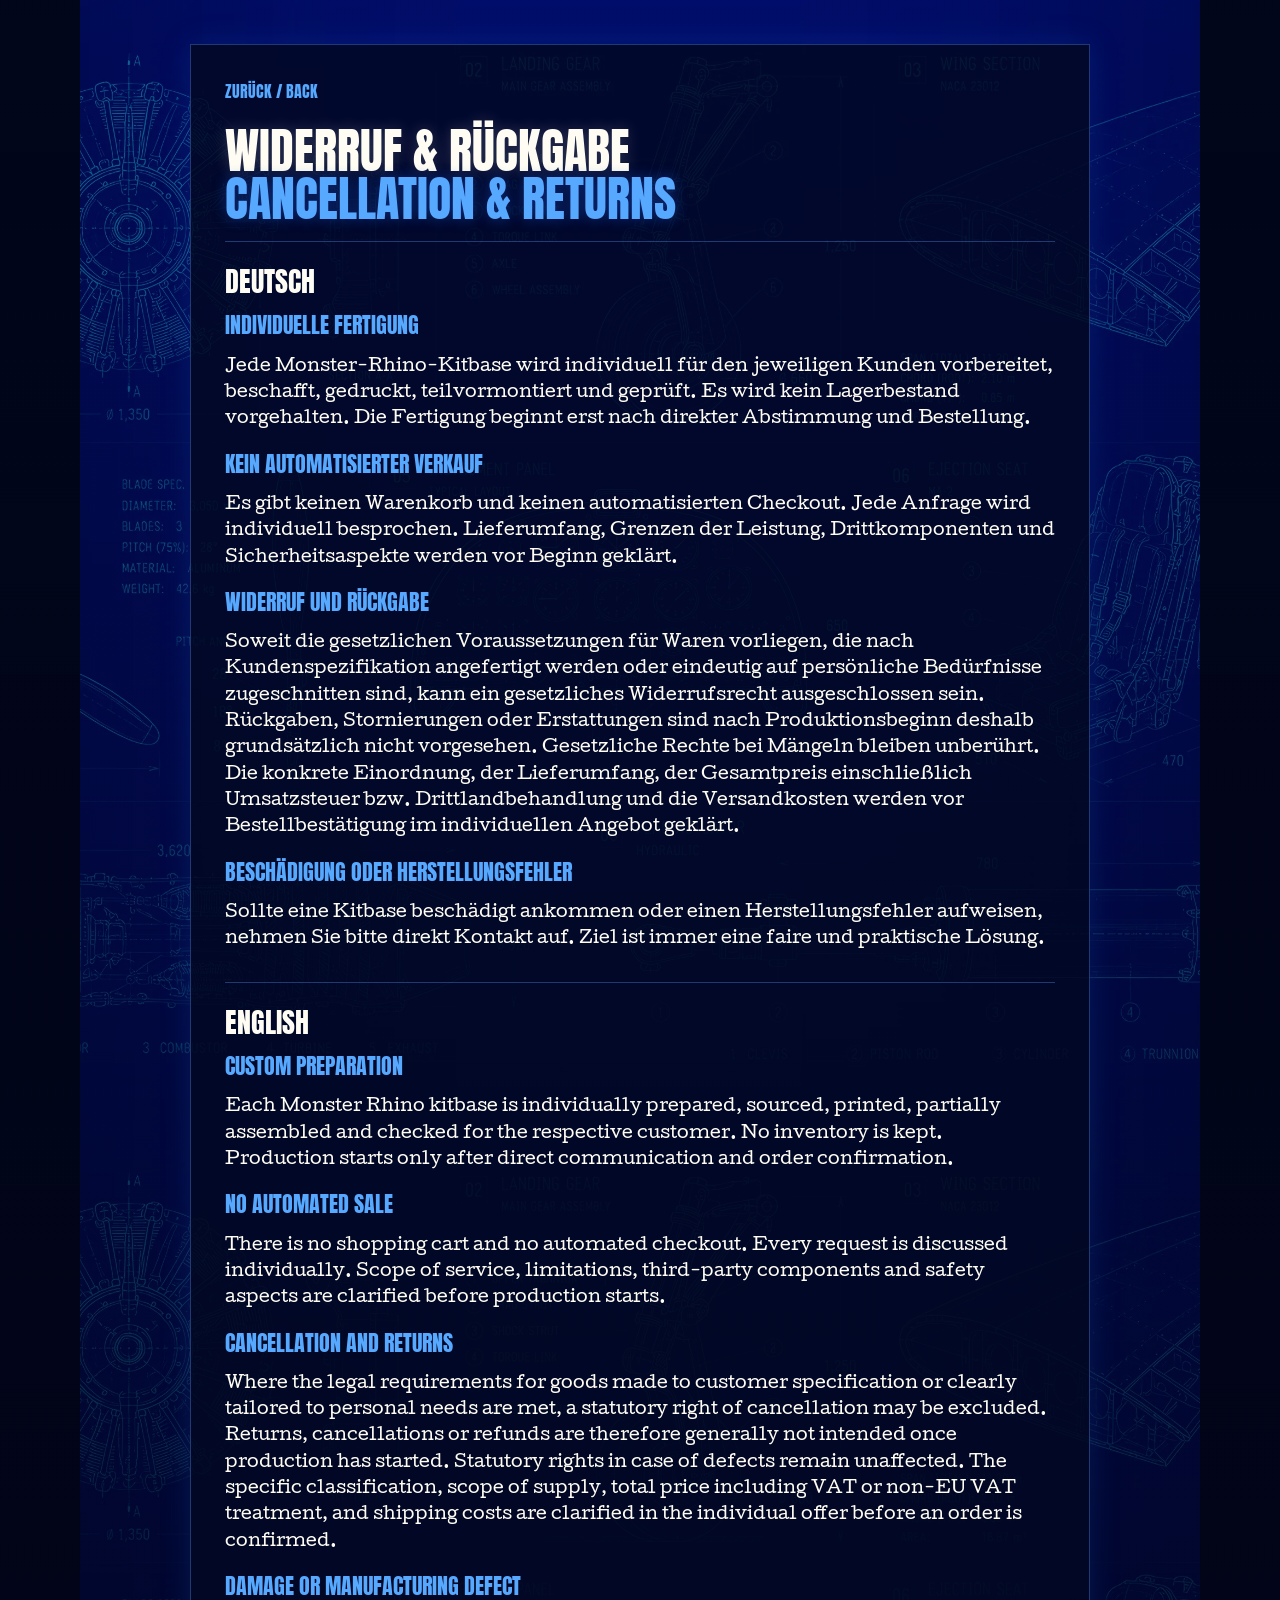
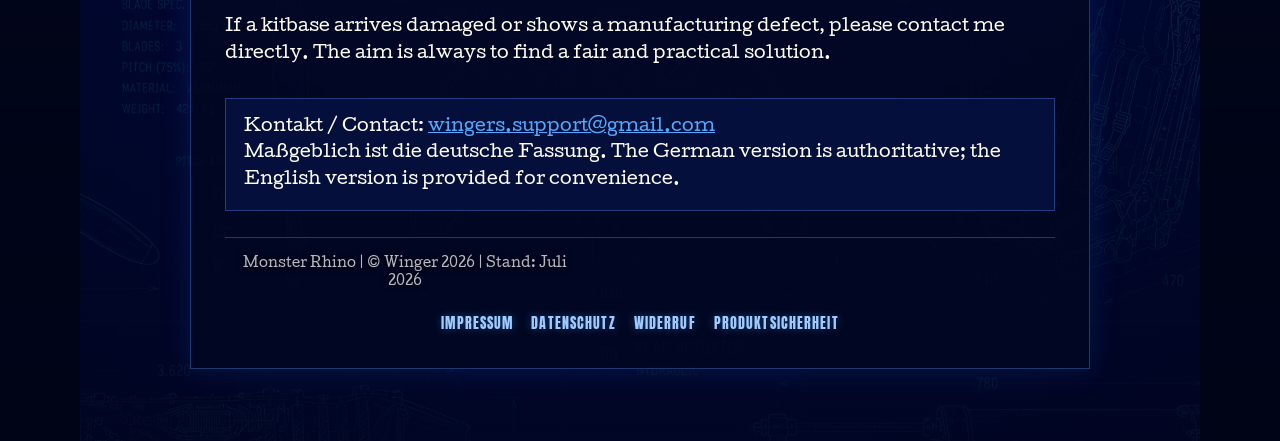
<file: widerruf.html>
<!DOCTYPE html>
<html lang="de">
<head>
    <meta charset="UTF-8">
    <meta name="viewport" content="width=device-width, initial-scale=1.0">
    <title>Widerruf / Returns - Monster Rhino</title>
    <link rel="stylesheet" href="css/style.css">
</head>
<body class="legal-page">
    <main class="legal-document">
        <a class="legal-back" href="index.html">Zurück / Back</a>

        <h1>Widerruf & Rückgabe<br><span>Cancellation & Returns</span></h1>

        <section class="legal-language">
            <h2>Deutsch</h2>

            <h3>Individuelle Fertigung</h3>
            <p>
                Jede Monster-Rhino-Kitbase wird individuell für den jeweiligen Kunden
                vorbereitet, beschafft, gedruckt, teilvormontiert und geprüft. Es wird
                kein Lagerbestand vorgehalten. Die Fertigung beginnt erst nach direkter
                Abstimmung und Bestellung.
            </p>

            <h3>Kein automatisierter Verkauf</h3>
            <p>
                Es gibt keinen Warenkorb und keinen automatisierten Checkout. Jede Anfrage
                wird individuell besprochen. Lieferumfang, Grenzen der Leistung,
                Drittkomponenten und Sicherheitsaspekte werden vor Beginn geklärt.
            </p>

            <h3>Widerruf und Rückgabe</h3>
            <p>
                Soweit die gesetzlichen Voraussetzungen für Waren vorliegen, die nach
                Kundenspezifikation angefertigt werden oder eindeutig auf persönliche
                Bedürfnisse zugeschnitten sind, kann ein gesetzliches Widerrufsrecht
                ausgeschlossen sein. Rückgaben, Stornierungen oder Erstattungen sind
                nach Produktionsbeginn deshalb grundsätzlich nicht vorgesehen. Gesetzliche
                Rechte bei Mängeln bleiben unberührt.
                Die konkrete Einordnung, der Lieferumfang, der Gesamtpreis einschließlich
                Umsatzsteuer bzw. Drittlandbehandlung und die Versandkosten werden vor
                Bestellbestätigung im individuellen Angebot geklärt.
            </p>

            <h3>Beschädigung oder Herstellungsfehler</h3>
            <p>
                Sollte eine Kitbase beschädigt ankommen oder einen Herstellungsfehler
                aufweisen, nehmen Sie bitte direkt Kontakt auf. Ziel ist immer eine faire
                und praktische Lösung.
            </p>
        </section>

        <section class="legal-language">
            <h2>English</h2>

            <h3>Custom Preparation</h3>
            <p>
                Each Monster Rhino kitbase is individually prepared, sourced, printed,
                partially assembled and checked for the respective customer. No inventory
                is kept. Production starts only after direct communication and order
                confirmation.
            </p>

            <h3>No Automated Sale</h3>
            <p>
                There is no shopping cart and no automated checkout. Every request is
                discussed individually. Scope of service, limitations, third-party
                components and safety aspects are clarified before production starts.
            </p>

            <h3>Cancellation and Returns</h3>
            <p>
                Where the legal requirements for goods made to customer specification
                or clearly tailored to personal needs are met, a statutory right of
                cancellation may be excluded. Returns, cancellations or refunds are
                therefore generally not intended once production has started. Statutory
                rights in case of defects remain unaffected.
                The specific classification, scope of supply, total price including VAT
                or non-EU VAT treatment, and shipping costs are clarified in the
                individual offer before an order is confirmed.
            </p>

            <h3>Damage or Manufacturing Defect</h3>
            <p>
                If a kitbase arrives damaged or shows a manufacturing defect, please
                contact me directly. The aim is always to find a fair and practical
                solution.
            </p>
        </section>

        <p class="legal-note">
            Kontakt / Contact: <a href="mailto:wingers.support@gmail.com">wingers.support@gmail.com</a><br>
            Maßgeblich ist die deutsche Fassung. The German version is authoritative;
            the English version is provided for convenience.
        </p>

        <footer class="legal-footer">
            <p>Monster Rhino | © Winger 2026 | Stand: Juli 2026</p>
            <nav aria-label="Legal navigation">
                <a href="impressum.html">Impressum</a>
                <a href="datenschutz.html">Datenschutz</a>
                <a href="widerruf.html">Widerruf</a>
                <a href="produktsicherheit.html">Produktsicherheit</a>
            </nav>
        </footer>
    </main>
</body>
</html>
</file>
<file: css/style.css>
@font-face {
  font-family: AntonLocal;
  src: url("../fonts/Anton-Regular.ttf") format("truetype");
  font-display: swap;
}

@font-face {
  font-family: CutiveLocal;
  src: url("../fonts/Cutive-Regular.ttf") format("truetype");
  font-display: swap;
}

:root {
  --page-width: 1080px;
  --ink: #fffdf3;
  --blue: #165ed0;
  --glow: #5da4ff;
  --line: rgba(99, 146, 255, .34);
}

* {
  box-sizing: border-box;
}

html {
  background: #02061b;
}

body {
  margin: 0;
  min-width: 320px;
  background: #02061b;
  color: var(--ink);
  font-family: CutiveLocal, Georgia, serif;
}

img {
  display: block;
  max-width: 100%;
}

a {
  color: inherit;
}

.page {
  position: relative;
  isolation: isolate;
  width: min(100%, var(--page-width));
  min-height: 100vh;
  margin: 0 auto;
  overflow: hidden;
  background:
    linear-gradient(180deg, rgba(1, 4, 23, .05) 0%, rgba(1, 4, 23, .55) 72%, rgba(1, 4, 23, .88) 100%),
    url("../assets/background/Hintergrund.webp") top center / 1120px auto repeat-y,
    #02061b;
}

.page::before {
  content: "";
  position: absolute;
  inset: 0;
  z-index: -1;
  background:
    radial-gradient(circle at 74% 18%, rgba(24, 83, 190, .23), transparent 30%),
    radial-gradient(circle at 20% 7%, rgba(28, 101, 220, .18), transparent 24%);
  pointer-events: none;
}

.top-buttons {
  display: grid;
  grid-template-columns: repeat(4, 1fr);
  gap: 22px;
  padding: 28px 34px 0;
}

.site-button {
  position: relative;
  display: flex;
  min-width: 0;
  min-height: 74px;
  flex-direction: column;
  align-items: center;
  justify-content: center;
  padding: 13px 20px 12px;
  border: 1px solid rgba(120, 181, 255, .82);
  background:
    linear-gradient(180deg, rgba(27, 93, 208, .88), rgba(4, 20, 72, .88) 48%, rgba(2, 7, 29, .94)),
    radial-gradient(circle at 50% 0%, rgba(255, 255, 255, .26), transparent 44%);
  box-shadow:
    0 0 20px rgba(47, 111, 255, .34),
    inset 0 1px 0 rgba(255, 255, 255, .28),
    inset 0 -14px 26px rgba(0, 0, 0, .28);
  color: var(--ink);
  overflow: hidden;
  font-family: AntonLocal, Impact, sans-serif;
  text-decoration: none;
  transition: transform .18s ease, filter .18s ease;
}

.site-button::before,
.site-button::after {
  content: "";
  position: absolute;
  z-index: 0;
  pointer-events: none;
}

.site-button::before {
  inset: 6px;
  border: 1px solid rgba(255, 255, 255, .16);
  box-shadow: inset 0 0 14px rgba(93, 164, 255, .24);
}

.site-button::after {
  top: -1px;
  left: -42px;
  width: 42px;
  height: 3px;
  background: linear-gradient(90deg, transparent, rgba(112, 191, 255, .35), rgba(255, 255, 255, .98), rgba(89, 177, 255, .92), transparent);
  box-shadow:
    0 0 10px rgba(116, 193, 255, .95),
    0 0 18px rgba(116, 193, 255, .7);
  opacity: 0;
  transition: opacity .16s ease;
}

.site-button:hover,
.site-button:focus-visible {
  transform: translateY(-2px);
  filter: drop-shadow(0 0 16px rgba(86, 160, 255, .85));
  outline: none;
}

.site-button:hover::after,
.site-button:focus-visible::after {
  opacity: 1;
  animation: border-snake 1.45s linear infinite;
}

@keyframes border-snake {
  0% {
    top: -1px;
    left: -42px;
    width: 42px;
    height: 3px;
    background: linear-gradient(90deg, transparent, rgba(112, 191, 255, .35), rgba(255, 255, 255, .98), rgba(89, 177, 255, .92), transparent);
  }

  24.9% {
    top: -1px;
    left: 100%;
    width: 42px;
    height: 3px;
    background: linear-gradient(90deg, transparent, rgba(112, 191, 255, .35), rgba(255, 255, 255, .98), rgba(89, 177, 255, .92), transparent);
  }

  25% {
    top: -42px;
    left: calc(100% - 2px);
    width: 3px;
    height: 42px;
    background: linear-gradient(180deg, transparent, rgba(112, 191, 255, .35), rgba(255, 255, 255, .98), rgba(89, 177, 255, .92), transparent);
  }

  49.9% {
    top: 100%;
    left: calc(100% - 2px);
    width: 3px;
    height: 42px;
    background: linear-gradient(180deg, transparent, rgba(112, 191, 255, .35), rgba(255, 255, 255, .98), rgba(89, 177, 255, .92), transparent);
  }

  50% {
    top: calc(100% - 2px);
    left: 100%;
    width: 42px;
    height: 3px;
    background: linear-gradient(270deg, transparent, rgba(112, 191, 255, .35), rgba(255, 255, 255, .98), rgba(89, 177, 255, .92), transparent);
  }

  74.9% {
    top: calc(100% - 2px);
    left: -42px;
    width: 42px;
    height: 3px;
    background: linear-gradient(270deg, transparent, rgba(112, 191, 255, .35), rgba(255, 255, 255, .98), rgba(89, 177, 255, .92), transparent);
  }

  75% {
    top: 100%;
    left: -1px;
    width: 3px;
    height: 42px;
    background: linear-gradient(0deg, transparent, rgba(112, 191, 255, .35), rgba(255, 255, 255, .98), rgba(89, 177, 255, .92), transparent);
  }

  100% {
    top: -42px;
    left: -1px;
    width: 3px;
    height: 42px;
    background: linear-gradient(0deg, transparent, rgba(112, 191, 255, .35), rgba(255, 255, 255, .98), rgba(89, 177, 255, .92), transparent);
  }
}

.button-kicker,
.button-title {
  position: relative;
  z-index: 2;
  display: block;
  text-align: center;
  text-transform: uppercase;
  text-shadow: 0 0 10px rgba(0, 0, 0, .92);
}

.button-kicker {
  margin-bottom: 2px;
  color: #89c6ff;
  font-family: CutiveLocal, Georgia, serif;
  font-size: 13px;
  line-height: 1;
}

.button-title {
  font-size: 32px;
  line-height: .98;
  overflow-wrap: anywhere;
}

.hero {
  position: relative;
  min-height: auto;
  padding: 28px 34px 50px;
}

.hero-text {
  position: relative;
  z-index: 3;
  width: 64%;
  padding-top: 8px;
}

h1,
h2,
h3 {
  font-family: AntonLocal, Impact, sans-serif;
  font-weight: 400;
  letter-spacing: 0;
  text-transform: uppercase;
}

h1 {
  margin: 0;
  font-size: 70px;
  line-height: .98;
  text-shadow: 0 0 16px rgba(255, 255, 255, .18);
}

h1 span {
  color: var(--blue);
  text-shadow: 0 0 14px rgba(32, 91, 220, .45);
}

.hero p {
  max-width: 530px;
  margin: 16px 0 0;
  font-size: 18px;
  line-height: 1.36;
  text-shadow: 0 0 7px rgba(0, 0, 0, .95);
}

.hero-video {
  position: relative;
  z-index: 4;
  display: block;
  width: min(650px, 70%);
  aspect-ratio: 16 / 9;
  margin: 26px auto 0;
  border: 1px solid rgba(120, 181, 255, .82);
  background:
    linear-gradient(180deg, rgba(20, 76, 190, .42), rgba(2, 8, 34, .86)),
    #06174e;
  box-shadow:
    0 0 26px rgba(47, 111, 255, .42),
    inset 0 0 0 6px rgba(10, 34, 98, .62),
    inset 0 0 24px rgba(90, 162, 255, .18);
  color: var(--ink);
  overflow: visible;
  text-decoration: none;
  transition: transform .18s ease, filter .18s ease;
}

.hero-video::before {
  content: "";
  position: absolute;
  inset: 8px;
  z-index: 2;
  border: 1px solid rgba(255, 255, 255, .16);
  box-shadow: inset 0 0 20px rgba(93, 164, 255, .24);
  pointer-events: none;
}

.hero-video::after {
  content: "";
  position: absolute;
  inset: 0;
  z-index: 1;
  background:
    linear-gradient(90deg, rgba(2, 8, 34, .12), transparent 36%, rgba(2, 8, 34, .28)),
    radial-gradient(circle at 50% 50%, transparent 36%, rgba(2, 8, 34, .5) 100%);
  pointer-events: none;
}

.hero-video:hover,
.hero-video:focus-visible {
  transform: translateY(-3px);
  filter: drop-shadow(0 0 18px rgba(86, 160, 255, .9));
  outline: none;
}

.hero-video-thumb {
  width: 100%;
  height: 100%;
  object-fit: cover;
  filter: saturate(1.12) contrast(1.08);
  overflow: hidden;
}

.hero-video-stamp {
  position: absolute;
  z-index: 3;
  left: -76px;
  bottom: -24px;
  width: clamp(118px, 16vw, 170px);
  opacity: 1;
  transform: rotate(-7deg);
  filter:
    drop-shadow(0 2px 4px rgba(0, 0, 0, .55))
    drop-shadow(0 0 12px rgba(255, 30, 30, .35));
  pointer-events: none;
}

.hero-video-play {
  position: absolute;
  z-index: 4;
  left: 50%;
  top: 50%;
  width: 86px;
  height: 86px;
  border: 1px solid rgba(163, 210, 255, .9);
  background:
    radial-gradient(circle, rgba(21, 104, 225, .88), rgba(2, 10, 38, .9));
  box-shadow:
    0 0 24px rgba(86, 160, 255, .86),
    inset 0 1px 0 rgba(255, 255, 255, .34);
  transform: translate(-50%, -50%);
}

.hero-video-play::before {
  content: "";
  position: absolute;
  left: 34px;
  top: 24px;
  width: 0;
  height: 0;
  border-top: 19px solid transparent;
  border-bottom: 19px solid transparent;
  border-left: 28px solid var(--ink);
  filter: drop-shadow(0 0 8px rgba(255, 255, 255, .62));
}

.hero .video-credit {
  position: relative;
  z-index: 4;
  width: min(100% - 64px, 650px);
  max-width: none;
  margin: 10px auto 0;
  padding: 0;
  color: rgba(255, 253, 243, .78);
  font-size: 12px;
  line-height: 1.35;
  text-align: center;
  text-shadow: 0 0 7px #000;
}

.credit-label {
  display: inline;
}

.video-credit a {
  color: #74b6ff;
  text-decoration: none;
}

.video-credit a:hover,
.video-credit a:focus-visible {
  color: var(--ink);
  text-decoration: underline;
  outline: none;
}

.rhino-main {
  position: relative;
  z-index: 2;
  top: auto;
  right: auto;
  width: min(350px, 48vw);
  margin: 8px 0 -42px;
  filter: drop-shadow(0 0 20px rgba(81, 151, 255, .68));
}

.rhino-views {
  position: relative;
  z-index: 2;
  left: auto;
  bottom: auto;
  display: flex;
  flex-direction: column;
  align-items: flex-end;
  justify-content: center;
  gap: 4px;
  margin: -24px 0 -24px;
}

.rhino-views img {
  width: auto;
  height: 96px;
  max-width: none;
  object-fit: contain;
  object-position: bottom;
  filter: drop-shadow(0 0 15px rgba(77, 143, 255, .82));
}

.technical-showcase {
  position: relative;
  display: grid;
  grid-template-columns: max-content max-content;
  align-items: center;
  justify-content: center;
  gap: 12px;
  width: 100%;
  box-sizing: border-box;
  padding: 4px 24px 0;
  overflow: visible;
  border-bottom: 1px solid rgba(99, 146, 255, .2);
}

.technical-heading {
  grid-column: 1 / -1;
  justify-self: start;
  width: min(100%, 560px);
  margin: 0 0 -18px;
  padding-left: 6px;
  text-shadow: 0 0 8px rgba(0, 0, 0, .95);
}

.technical-heading h2 {
  margin: 0;
  font-family: AntonLocal, Impact, sans-serif;
  font-size: clamp(28px, 4.8vw, 48px);
  line-height: .95;
  letter-spacing: 0;
}

.technical-heading p {
  margin: 8px 0 0;
  color: rgba(255, 253, 243, .82);
  font-size: 14px;
  line-height: 1.2;
}

.engineered {
  position: relative;
  display: grid;
  grid-template-columns: 34% 30% 36%;
  gap: 24px;
  min-height: 284px;
  padding: 14px 34px 18px;
  border-top: 1px solid var(--line);
  border-bottom: 1px solid rgba(99, 146, 255, .2);
}

.engineered > div,
.features {
  position: relative;
  z-index: 2;
}

h2 {
  margin: 0 0 15px;
  font-size: 50px;
  line-height: .98;
}

.engineered p {
  margin: 0;
  font-size: 17px;
  line-height: 1.36;
}

.engineered p span {
  color: #0a8eff;
}

.engineered p::selection,
.benefits p::selection,
.about p::selection {
  background: rgba(22, 94, 208, .65);
}

.features {
  align-self: center;
  padding-top: 6px;
}

.features div {
  display: grid;
  grid-template-columns: 82px 1fr;
  align-items: center;
  gap: 14px;
  margin-bottom: 17px;
  font-size: 15px;
  line-height: 1.25;
  text-transform: uppercase;
}

.features div:last-child {
  margin-bottom: 0;
}

.features img {
  width: 82px;
  max-height: 74px;
  object-fit: contain;
  filter: drop-shadow(0 0 15px rgba(85, 158, 255, .95));
}

.product-photo {
  position: absolute;
  z-index: 1;
  right: 22px;
  bottom: -66px;
  width: 560px;
  max-height: 429px;
  object-fit: contain;
  object-position: bottom right;
  filter: drop-shadow(0 0 20px rgba(0, 0, 0, .85));
}

.benefits {
  display: grid;
  grid-template-columns: repeat(5, 1fr);
  gap: 20px;
  padding: 28px 38px 20px;
}

.benefits > div {
  text-align: center;
}

.benefits img {
  width: 168px;
  height: 168px;
  margin: 0 auto 4px;
  object-fit: contain;
  filter: drop-shadow(0 0 22px rgba(86, 159, 255, .96));
}

.benefit-voucher img {
  width: 188px;
  height: 188px;
  margin-top: -10px;
  margin-bottom: -6px;
}

.benefits div:nth-child(3) img {
  width: 185px;
  height: 185px;
  margin-top: -9px;
  margin-bottom: -4px;
}

.benefits h3 {
  min-height: 62px;
  max-width: 150px;
  margin: 0 auto 9px;
  font-size: 25px;
  line-height: 1.02;
}

.benefit-voucher h3 {
  max-width: 190px;
}

.benefits p {
  max-width: 150px;
  margin: 0 auto;
  font-size: 16px;
  line-height: 1.3;
}

.benefits span {
  color: #0a8eff;
}

.service-note {
  display: grid;
  grid-template-columns: minmax(0, 1.15fr) minmax(290px, .85fr);
  gap: 28px;
  padding: 20px 38px 24px;
  border-top: 1px solid rgba(99, 146, 255, .2);
  border-bottom: 1px solid rgba(99, 146, 255, .26);
  background:
    linear-gradient(90deg, rgba(6, 21, 70, .55), rgba(2, 8, 34, .18));
}

.service-note h2 {
  margin-bottom: 10px;
  font-size: 38px;
  line-height: 1.02;
}

.service-note p,
.service-note li {
  font-size: 15px;
  line-height: 1.42;
  text-shadow: 0 0 7px rgba(0, 0, 0, .95);
}

.service-note p {
  margin: 0;
}

.service-note a {
  color: #57a8ff;
  text-decoration: none;
}

.service-note a:hover,
.service-note a:focus-visible {
  text-decoration: underline;
  outline: none;
}

.service-note ul {
  align-self: center;
  margin: 0;
  padding: 0;
  list-style: none;
}

.service-note li {
  position: relative;
  margin: 0 0 9px;
  padding-left: 18px;
}

.service-note li::before {
  content: "";
  position: absolute;
  left: 0;
  top: .58em;
  width: 7px;
  height: 7px;
  border: 1px solid rgba(111, 176, 255, .9);
  box-shadow: 0 0 9px rgba(86, 159, 255, .8);
  transform: rotate(45deg);
}

.about {
  display: grid;
  grid-template-columns: 176px minmax(500px, 1fr) 280px;
  align-items: center;
  gap: 16px;
  padding: 2px 34px 18px;
}

.portrait {
  width: 162px;
  height: 162px;
  border-radius: 50%;
  filter: drop-shadow(0 0 18px rgba(74, 144, 255, .9));
  object-fit: cover;
}

.about-text {
  position: relative;
  min-height: 176px;
  padding-top: 26px;
}

.about-copy {
  display: grid;
  grid-template-columns: 104px 1fr;
  align-items: start;
  gap: 16px;
}

.about-copy h2 {
  margin: 0;
  font-size: 32px;
  line-height: 1.07;
}

.about p {
  margin: 0;
  padding-top: 0;
  font-size: 18px;
  line-height: 1.36;
  white-space: nowrap;
}

.signature {
  width: 158px;
  margin: 30px 0 0 -26px;
}

.about-badges {
  display: grid;
  grid-template-columns: 88px 142px 97px;
  align-items: center;
  justify-content: center;
  gap: 8px;
  transform: translateX(-28px);
}

.logo-small {
  width: 88px;
  justify-self: center;
}

.badge {
  width: 88px;
  justify-self: center;
}

.badge-link {
  display: block;
  justify-self: center;
  text-decoration: none;
  transition: transform .18s ease, filter .18s ease;
}

.badge-link:hover,
.badge-link:focus-visible {
  transform: translateY(-2px);
  filter: drop-shadow(0 0 16px rgba(86, 160, 255, .85));
  outline: none;
}

.badge-gd {
  width: 142px;
  max-width: none;
  z-index: 2;
}

.badge-vn {
  width: 97px;
}

.contact {
  display: grid;
  grid-template-columns: 1fr 1fr;
  gap: 30px;
  padding: 0 42px 8px;
}

.contact-button {
  min-height: 92px;
}

.contact-button .button-title {
  font-size: 30px;
  text-transform: none;
}

footer {
  position: relative;
  text-align: center;
}

footer p {
  position: relative;
  z-index: 2;
  width: 360px;
  margin: 0 auto;
  padding: 0 0 10px;
  font-size: 14px;
  line-height: 1.28;
  text-shadow: 0 0 7px #000;
}

.legal-nav {
  position: relative;
  z-index: 3;
  display: grid;
  grid-template-columns: .95fr 1.05fr .85fr 1.25fr;
  gap: 14px;
  width: calc(100% - 68px);
  margin: 18px auto 26px;
}

.legal-nav a {
  min-height: 56px;
  padding: 10px 12px;
  font-size: 17px;
  line-height: 1;
}

.legal-button {
  flex-direction: row;
  gap: 7px;
  white-space: nowrap;
}

.legal-button span {
  position: relative;
  z-index: 2;
}

.legal-button span + span::before {
  content: "|";
  margin-right: 7px;
  color: rgba(137, 198, 255, .9);
  font-family: CutiveLocal, Georgia, serif;
  font-size: .72em;
  vertical-align: .08em;
}

.legal-nav a:hover,
.legal-nav a:focus-visible {
  color: #74b6ff;
  outline: none;
}

footer img {
  width: 100%;
  height: 510px;
  margin-top: -12px;
  object-fit: cover;
  object-position: center top;
  opacity: .92;
  filter: saturate(1.04) contrast(1.05);
}

.image-credit {
  width: min(100% - 64px, 720px);
  margin: 10px auto 0;
  padding: 0;
  color: rgba(255, 253, 243, .78);
  font-size: 12px;
  line-height: 1.35;
}

.image-credit a {
  color: #74b6ff;
  text-decoration: none;
}

.image-credit a:hover,
.image-credit a:focus-visible {
  color: var(--ink);
  text-decoration: underline;
  outline: none;
}

.legal-page {
  min-height: 100vh;
  padding: 44px 24px 72px;
  background:
    linear-gradient(180deg, rgba(1, 4, 23, .2), rgba(1, 4, 23, .86)),
    url("../assets/background/Hintergrund.webp") top center / 1120px auto repeat-y,
    #02061b;
}

.legal-document {
  width: min(100%, 900px);
  margin: 0 auto;
  padding: 34px;
  border: 1px solid rgba(89, 150, 255, .35);
  background: rgba(2, 8, 34, .82);
  box-shadow: 0 0 28px rgba(20, 78, 190, .24);
  color: var(--ink);
}

.legal-document h1,
.legal-document h2 {
  margin: 0 0 18px;
}

.legal-document h1 {
  font-size: 48px;
  line-height: 1;
}

.legal-document h1 span {
  color: #57a8ff;
}

.legal-document h2 {
  padding-top: 22px;
  font-size: 28px;
}

.legal-document h3 {
  margin: 18px 0 8px;
  color: #57a8ff;
  font-size: 22px;
  line-height: 1.1;
}

.legal-document p,
.legal-document li {
  font-size: 17px;
  line-height: 1.55;
}

.legal-document a {
  color: #57a8ff;
}

.legal-document ul {
  padding-left: 22px;
}

.legal-language {
  margin-top: 28px;
  padding-top: 4px;
  border-top: 1px solid rgba(89, 150, 255, .35);
}

.legal-language:first-of-type {
  margin-top: 12px;
}

.legal-note {
  margin-top: 30px;
  padding: 16px 18px;
  border: 1px solid rgba(89, 150, 255, .35);
  background: rgba(7, 24, 76, .58);
}

.legal-back {
  display: inline-flex;
  margin-bottom: 24px;
  color: #57a8ff;
  font-family: AntonLocal, Impact, sans-serif;
  text-decoration: none;
  text-transform: uppercase;
}

.legal-footer {
  margin-top: 26px;
  padding-top: 18px;
  border-top: 1px solid rgba(89, 150, 255, .35);
  text-align: center;
}

.legal-footer p {
  margin: 0 0 12px;
  color: rgba(255, 255, 255, .72);
  font-size: 13px;
  line-height: 1.35;
}

.legal-footer nav {
  display: flex;
  flex-wrap: wrap;
  justify-content: center;
  gap: 10px 18px;
}

.legal-footer a {
  color: #9fcaff;
  font-family: AntonLocal, Impact, sans-serif;
  font-size: 14px;
  letter-spacing: .08em;
  text-decoration: none;
  text-transform: uppercase;
  text-shadow: 0 0 10px rgba(87, 170, 255, .38);
  transition: color .18s ease, text-shadow .18s ease, transform .18s ease;
}

.legal-footer a:hover,
.legal-footer a:focus-visible {
  color: #fff;
  outline: none;
  text-shadow: 0 0 14px rgba(255,255,255,.85), 0 0 24px rgba(0,152,255,.7);
  transform: translateY(-1px);
}

.briefing-page {
  min-width: 320px;
  background: #02061b;
  color: var(--ink);
  font-family: CutiveLocal, Georgia, serif;
}

.briefing-document {
  width: min(100%, 920px);
  margin: 0 auto;
  padding: 22px 18px 40px;
}

.briefing-back {
  margin-bottom: 18px;
}

.briefing-sheet {
  position: relative;
  scroll-margin-top: 58px;
  min-height: 1286px;
  margin: 0 auto 26px;
  padding: 48px 56px 108px 214px;
  overflow: hidden;
  background:
    linear-gradient(180deg, rgba(0, 20, 86, .08), rgba(0, 12, 58, .4)),
    url("../assets/background/Hintergrund.webp") top center / 1120px auto repeat-y,
    #051b85;
  border: 1px solid rgba(95, 155, 255, .28);
  box-shadow: 0 0 28px rgba(46, 108, 255, .24);
}

.briefing-sheet::before {
  content: "";
  position: absolute;
  inset: 0;
  background:
    linear-gradient(90deg, rgba(0, 9, 48, .18), transparent 40%, rgba(0, 9, 48, .2)),
    radial-gradient(circle at 50% 36%, rgba(58, 129, 255, .2), transparent 36%);
  pointer-events: none;
}

.briefing-header,
.briefing-text,
.briefing-toc,
.briefing-note,
.briefing-home,
.briefing-footer {
  position: relative;
  z-index: 1;
}

.briefing-home {
  display: inline-flex;
  position: relative;
  min-height: 34px;
  align-items: center;
  justify-content: center;
  margin: 0 0 14px;
  padding: 8px 22px 7px;
  border: 1px solid rgba(120, 181, 255, .78);
  background:
    linear-gradient(180deg, rgba(27, 93, 208, .62), rgba(4, 20, 72, .84) 50%, rgba(2, 7, 29, .92)),
    radial-gradient(circle at 50% 0%, rgba(255, 255, 255, .22), transparent 46%);
  box-shadow:
    0 0 14px rgba(47, 111, 255, .28),
    inset 0 1px 0 rgba(255, 255, 255, .24),
    inset 0 -10px 20px rgba(0, 0, 0, .26);
  color: #74b6ff;
  overflow: hidden;
  font-family: AntonLocal, Impact, sans-serif;
  font-size: 18px;
  letter-spacing: .08em;
  line-height: 1;
  text-decoration: none;
  text-transform: uppercase;
  text-shadow: 0 0 8px rgba(0, 0, 0, .82);
  transition: color .18s ease, filter .18s ease, text-shadow .18s ease, transform .18s ease;
}

.briefing-home::before,
.briefing-home::after {
  content: "";
  position: absolute;
  pointer-events: none;
}

.briefing-home::before {
  inset: 4px;
  border: 1px solid rgba(255, 255, 255, .15);
  box-shadow: inset 0 0 12px rgba(93, 164, 255, .24);
}

.briefing-home::after {
  top: -1px;
  left: -34px;
  width: 34px;
  height: 2px;
  background: linear-gradient(90deg, transparent, rgba(112, 191, 255, .35), rgba(255, 255, 255, .95), rgba(89, 177, 255, .88), transparent);
  box-shadow:
    0 0 9px rgba(116, 193, 255, .9),
    0 0 16px rgba(116, 193, 255, .62);
  opacity: 0;
}

.briefing-home:hover,
.briefing-home:focus-visible {
  color: var(--ink);
  filter: drop-shadow(0 0 12px rgba(92, 166, 255, .86));
  text-shadow:
    0 0 8px rgba(255, 255, 255, .42),
    0 0 18px rgba(71, 143, 255, .82);
  transform: translateX(5px);
  outline: none;
}

.briefing-home:hover::after,
.briefing-home:focus-visible::after {
  opacity: 1;
  animation: border-snake 1.45s linear infinite;
}

.briefing-header {
  display: grid;
  grid-template-columns: 142px minmax(0, 1fr);
  align-items: center;
  gap: 24px;
  margin-left: -166px;
  padding-bottom: 14px;
  border-bottom: 1px solid rgba(255, 255, 255, .82);
}

.briefing-header img {
  width: 138px;
  filter: drop-shadow(0 0 14px rgba(0, 0, 0, .65));
}

.briefing-header h1 {
  margin: 0;
  font-size: clamp(38px, 5.45vw, 52px);
  line-height: .96;
  letter-spacing: .02em;
  white-space: nowrap;
}

.briefing-header h1 span {
  color: #0799e7;
}

.briefing-index .briefing-header h1 {
  font-size: clamp(38px, 5.45vw, 52px);
}

.briefing-toc {
  margin: 18px 0 0;
  padding: 0;
  list-style: none;
}

.briefing-toc li {
  margin-bottom: 14px;
}

.briefing-toc a {
  display: grid;
  grid-template-columns: 62px 1fr;
  align-items: baseline;
  gap: 16px;
  color: #fff;
  font-family: AntonLocal, Impact, sans-serif;
  font-size: 30px;
  line-height: 1;
  letter-spacing: .13em;
  text-decoration: none;
  text-shadow: 0 0 8px rgba(0, 0, 0, .72);
  transition: color .18s ease, filter .18s ease, text-shadow .18s ease, transform .18s ease;
}

.briefing-toc a:hover,
.briefing-toc a:focus-visible {
  color: #74b6ff;
  filter: drop-shadow(0 0 12px rgba(92, 166, 255, .82));
  text-shadow:
    0 0 8px rgba(255, 255, 255, .44),
    0 0 18px rgba(71, 143, 255, .82);
  transform: translateX(6px);
  outline: none;
}

.briefing-toc span {
  color: #0799e7;
  letter-spacing: .04em;
}

.briefing-text {
  max-width: 620px;
  margin-top: 18px;
}

.briefing-text p {
  margin: 0 0 18px;
  font-size: 20px;
  line-height: 1.3;
  letter-spacing: .08em;
  text-shadow: 0 0 8px rgba(0, 0, 0, .85);
}

.briefing-text h2 {
  margin: 22px 0 10px;
  color: #fff;
  font-family: AntonLocal, Impact, sans-serif;
  font-size: 27px;
  line-height: 1;
  letter-spacing: .12em;
  text-transform: uppercase;
  text-shadow: 0 0 10px rgba(0, 0, 0, .85);
}

.briefing-text strong {
  color: #fff;
  font-family: AntonLocal, Impact, sans-serif;
  font-size: 28px;
  letter-spacing: .12em;
  text-transform: uppercase;
}

.briefing-text .price-note {
  max-width: 540px;
  margin-top: -6px;
  font-size: 15px;
  line-height: 1.34;
  letter-spacing: .06em;
  color: rgba(255, 255, 255, .84);
}

.briefing-text mark {
  padding: 0;
  background: transparent;
  color: #0799e7;
}

.briefing-list {
  margin: 0 0 16px;
  padding-left: 26px;
}

.briefing-list li {
  margin: 0 0 8px;
  font-size: 18px;
  line-height: 1.26;
  letter-spacing: .08em;
  text-shadow: 0 0 8px rgba(0, 0, 0, .85);
}

.briefing-compact p {
  margin-bottom: 13px;
  font-size: 18px;
  line-height: 1.24;
}

.briefing-compact h2 {
  margin-top: 16px;
  font-size: 23px;
}

.briefing-compact .briefing-list li {
  margin-bottom: 5px;
  font-size: 16px;
}

.briefing-note {
  max-width: 620px;
  margin-top: 16px;
  margin-bottom: 14px;
  padding: 14px 18px 16px;
  border: 3px solid #071467;
  border-radius: 18px;
  background: rgba(255, 255, 255, .94);
  color: #071467;
  box-shadow: 0 0 0 2px rgba(255, 255, 255, .94);
}

.briefing-note h2 {
  margin: 0 0 10px;
  font-family: CutiveLocal, Georgia, serif;
  font-size: 20px;
  line-height: 1.28;
  letter-spacing: .34em;
}

.briefing-note p {
  margin: 0;
  font-size: 14px;
  line-height: 1.32;
  letter-spacing: .18em;
}

.briefing-footer {
  position: absolute;
  left: 0;
  right: 0;
  bottom: 0;
  display: flex;
  flex-direction: column;
  align-items: center;
  gap: 5px;
  padding: 10px 128px 12px 214px;
  background: rgba(255, 255, 255, .95);
  color: #071467;
  font-size: 11px;
  line-height: 1.05;
  letter-spacing: .18em;
  text-transform: uppercase;
  white-space: nowrap;
}

.briefing-footer-title {
  display: block;
  text-align: center;
}

.briefing-footer-meta {
  display: flex;
  flex-wrap: nowrap;
  justify-content: center;
  gap: 10px;
}

.briefing-footer-meta span + span::before {
  content: "|";
  margin-right: 10px;
}

@media (max-width: 980px) {
  .hero {
    display: flex;
    min-height: auto;
    flex-direction: column;
    padding: 24px 24px 26px;
  }

  .hero-text {
    width: 100%;
  }

  .hero-video {
    width: min(720px, 100%);
    margin: 22px auto 0;
  }

  .hero-video-stamp {
    left: -14px;
    bottom: -20px;
    width: 128px;
  }

  .hero-video-play {
    width: 74px;
    height: 74px;
  }

  .hero-video-play::before {
    left: 30px;
    top: 21px;
    border-top-width: 16px;
    border-bottom-width: 16px;
    border-left-width: 24px;
  }

  .rhino-main {
    position: relative;
    top: auto;
    right: auto;
    left: auto;
    width: min(320px, 58vw);
    margin: 0 auto;
    transform: none;
  }

  .rhino-views {
    position: relative;
    left: auto;
    right: auto;
    bottom: auto;
    flex-direction: row;
    justify-content: center;
    margin: 10px auto 0;
  }

  .technical-showcase {
    grid-template-columns: 1fr;
    justify-items: center;
    gap: 2px;
    padding: 10px 18px 10px;
  }

  .technical-heading {
    justify-self: stretch;
    width: 100%;
    margin: 0 0 -18px;
    padding-left: 0;
    text-align: center;
  }

  .technical-heading h2 {
    font-size: clamp(25px, 7vw, 34px);
  }

  .technical-heading p {
    margin-top: 6px;
    font-size: 12px;
  }

  .rhino-views img {
    height: clamp(138px, 19vw, 178px);
  }

  .about {
    grid-template-columns: 150px minmax(0, 1fr);
  }

  .about p {
    white-space: normal;
  }

  .about-badges {
    grid-column: 1 / -1;
    justify-content: center;
    transform: none;
  }

  .legal-nav {
    grid-template-columns: repeat(2, minmax(0, 1fr));
  }

  .legal-nav a {
    font-size: 19px;
  }
}

@media (max-width: 820px) {
  .page {
    background-size: 980px auto;
  }

  .top-buttons {
    gap: 12px;
    padding: 18px 22px 0;
  }

  .site-button {
    min-height: 66px;
    padding: 11px 14px 10px;
  }

  .button-title {
    font-size: 27px;
  }

  .button-kicker {
    font-size: 12px;
  }

  .hero {
    padding: 24px 18px 24px;
  }

  .hero-text {
    width: 100%;
  }

  h1 {
    font-size: clamp(43px, 9vw, 64px);
  }

  .hero p {
    font-size: 15px;
  }

  .hero-video {
    margin-top: 18px;
  }

  .rhino-main {
    width: min(300px, 64vw);
  }

  .rhino-views {
    gap: 12px;
  }

  .rhino-views img {
    height: 170px;
  }

  .engineered {
    grid-template-columns: 1fr 1fr;
    padding: 20px 22px;
  }

  .product-photo {
    position: relative;
    right: auto;
    bottom: auto;
    grid-column: 1 / -1;
    justify-self: center;
    width: min(430px, 100%);
    max-height: none;
    margin-top: -30px;
    margin-bottom: -30px;
    object-position: bottom right;
  }

  .benefits {
    grid-template-columns: repeat(3, 1fr);
    padding: 30px 24px 18px;
  }

  .service-note {
    grid-template-columns: 1fr;
    padding: 20px 24px 22px;
  }

  .about {
    grid-template-columns: 126px 1fr;
    padding: 10px 24px 18px;
  }

  .portrait {
    width: 126px;
    height: 126px;
  }

  .about-badges {
    grid-column: 1 / -1;
    justify-content: center;
    grid-template-columns: 88px 142px 97px;
    transform: none;
  }

  .contact {
    gap: 16px;
    padding: 0 22px 8px;
  }

  .contact-button {
    min-height: 82px;
  }

  .contact-button .button-title {
    font-size: 24px;
  }

  .legal-nav {
    grid-template-columns: repeat(2, minmax(0, 1fr));
    width: calc(100% - 44px);
  }
}

@media (max-width: 560px) {
  .contact {
    grid-template-columns: 1fr;
  }

  .top-buttons {
    grid-template-columns: repeat(2, minmax(0, 1fr));
    gap: 6px;
    padding: 12px 10px 0;
  }

  .top-buttons .site-button {
    min-height: 52px;
    padding: 8px 5px 7px;
  }

  .top-buttons .button-kicker {
    margin-bottom: 1px;
    font-size: 9px;
  }

  .top-buttons .button-title {
    font-size: clamp(15px, 4.2vw, 18px);
    line-height: .95;
  }

  .site-button {
    min-height: 62px;
    padding-right: 18px;
    padding-left: 18px;
  }

  .button-title {
    font-size: 25px;
  }

  .contact-button .button-title {
    font-size: 21px;
  }

  .legal-nav {
    grid-template-columns: 1fr;
    gap: 10px;
    width: calc(100% - 36px);
  }

  .hero {
    padding-right: 18px;
    padding-left: 18px;
  }

  .technical-showcase {
    padding: 18px 18px 24px;
  }

  .hero-text {
    width: 100%;
  }

  .hero-video {
    width: 100%;
    margin-top: 18px;
  }

  .hero .video-credit {
    width: min(100% - 36px, 650px);
    margin-top: 44px;
    font-size: 11px;
    line-height: 1.45;
    text-align: center;
  }

  .credit-label {
    display: block;
  }

  .hero-video-stamp {
    left: -14px;
    bottom: -36px;
    width: 90px;
  }

  .hero-video-play {
    width: 62px;
    height: 62px;
  }

  .hero-video-play::before {
    left: 25px;
    top: 17px;
    border-top-width: 14px;
    border-bottom-width: 14px;
    border-left-width: 21px;
  }

  h1 {
    font-size: clamp(34px, 9.6vw, 44px);
    white-space: nowrap;
  }

  .rhino-main {
    align-self: center;
    width: min(314px, 80vw);
    flex-shrink: 0;
    margin-top: -4px;
    margin-bottom: -2px;
  }

  .rhino-views {
    width: 100%;
    flex-direction: row;
    justify-content: space-between;
    gap: 8px;
    margin-top: 0;
  }

  .rhino-views img {
    width: calc((100% - 16px) / 3);
    height: auto;
    max-height: 132px;
    object-fit: contain;
  }

  .engineered {
    display: block;
  }

  .features {
    margin: 14px 0 4px;
  }

  .product-photo {
    position: static;
    width: 100%;
    margin: -18px auto -38px;
  }

  .benefits {
    grid-template-columns: repeat(2, 1fr);
    gap: 22px 14px;
    padding-right: 18px;
    padding-left: 18px;
  }

  .benefit-materials {
    grid-column: 1 / -1;
    justify-self: center;
    width: min(180px, 60%);
  }

  .benefits img {
    width: 136px;
    height: 136px;
  }

  .benefit-voucher img,
  .benefits div:nth-child(3) img {
    width: 150px;
    height: 150px;
    margin-top: -6px;
    margin-bottom: -4px;
  }

  .service-note h2 {
    font-size: 34px;
  }

  .benefits h3 {
    min-height: 0;
    font-size: 24px;
  }

  .benefits p,
  .engineered p,
  .about p {
    font-size: 15px;
  }

  .about {
    grid-template-columns: 1fr;
    justify-items: center;
    gap: 14px;
    padding: 14px 18px 20px;
  }

  .portrait {
    width: 118px;
    height: 118px;
  }

  .about-text {
    min-height: 0;
    padding-top: 0;
    text-align: center;
  }

  .about-copy {
    display: block;
  }

  .about-copy h2 {
    margin: 0 0 8px;
    font-size: 34px;
  }

  .about p {
    white-space: normal;
  }

  .signature {
    margin: 18px auto 0;
  }

  .about-badges {
    width: 100%;
    grid-template-columns: repeat(3, minmax(0, 1fr));
    gap: 8px;
  }

  .logo-small,
  .badge,
  .badge-vn,
  .badge-link-vn {
    width: min(76px, 24vw);
  }

  .badge-gd,
  .badge-link-gd {
    width: min(116px, 34vw);
  }

  footer p {
    width: min(100% - 40px, 360px);
    font-size: 12px;
  }

  footer img {
    height: 380px;
    object-position: center top;
  }

  .legal-page {
    padding: 20px 14px 48px;
  }

  .legal-document {
    padding: 22px 18px;
  }

  .legal-document h1 {
    font-size: 38px;
  }

  .legal-document h2 {
    font-size: 25px;
  }

  .legal-document p,
  .legal-document li {
    font-size: 15px;
  }

  .briefing-document {
    padding: 14px 10px 28px;
  }

  .briefing-sheet {
    min-height: auto;
    padding: 28px 22px 72px;
  }

  .briefing-home {
    margin-bottom: 12px;
    padding: 8px 18px 7px;
    font-size: 16px;
  }

  .briefing-header {
    grid-template-columns: 70px minmax(0, 1fr);
    gap: 12px;
    margin-left: 0;
    padding-bottom: 12px;
  }

  .briefing-header img {
    width: 70px;
  }

  .briefing-header h1,
  .briefing-index .briefing-header h1 {
    font-size: clamp(28px, 8.2vw, 38px);
    line-height: 1.04;
    white-space: normal;
  }

  .briefing-toc li {
    margin-bottom: 17px;
  }

  .briefing-toc a {
    grid-template-columns: 44px 1fr;
    gap: 10px;
    font-size: clamp(23px, 7.2vw, 32px);
    letter-spacing: .08em;
  }

  .briefing-text p {
    margin-bottom: 14px;
    font-size: clamp(15px, 4.4vw, 18px);
    line-height: 1.24;
    letter-spacing: .05em;
  }

  .briefing-text h2 {
    margin: 16px 0 8px;
    font-size: clamp(20px, 6vw, 25px);
    letter-spacing: .08em;
  }

  .briefing-text strong {
    font-size: clamp(21px, 6.5vw, 27px);
    letter-spacing: .08em;
  }

  .briefing-list {
    padding-left: 20px;
  }

  .briefing-list li,
  .briefing-compact .briefing-list li {
    margin-bottom: 6px;
    font-size: clamp(14px, 4vw, 17px);
    line-height: 1.22;
    letter-spacing: .05em;
  }

  .briefing-compact p {
    font-size: clamp(14px, 4vw, 17px);
  }

  .briefing-note {
    border-width: 2px;
    border-radius: 14px;
  }

  .briefing-note h2 {
    font-size: 16px;
    line-height: 1.34;
    letter-spacing: .18em;
  }

  .briefing-note p {
    font-size: 12px;
    letter-spacing: .12em;
  }

  .briefing-footer {
    gap: 4px;
    padding: 9px 16px 10px;
    font-size: 8px;
    letter-spacing: .07em;
  }

  .briefing-footer-meta {
    gap: 5px;
  }

  .briefing-footer-meta span + span::before {
    margin-right: 5px;
  }
}

@media (max-width: 380px) {
  .top-buttons {
    gap: 5px;
    padding-right: 8px;
    padding-left: 8px;
  }

  .top-buttons .site-button {
    min-height: 50px;
    padding-right: 4px;
    padding-left: 4px;
  }

  .top-buttons .button-title {
    font-size: 14px;
  }

  .button-title {
    font-size: 23px;
  }

  .contact-button .button-title {
    font-size: 19px;
  }

  .hero {
    padding-top: 18px;
  }

  h1 {
    font-size: 34px;
    white-space: nowrap;
  }

  .rhino-main {
    width: min(292px, 78vw);
    margin-top: 0;
    margin-bottom: 6px;
  }

  .rhino-views img {
    max-height: 116px;
  }

  .benefits h3 {
    font-size: 21px;
  }

  .benefits p {
    font-size: 13px;
  }

  .legal-nav a {
    font-size: 18px;
  }

  .legal-button {
    gap: 5px;
  }

  .legal-button span + span::before {
    margin-right: 5px;
  }
}
</file>
<file: rotor.css>
*{box-sizing:border-box}html{scroll-behavior:smooth;scroll-padding-top:95px}body{margin:0;background:#100e0c;color:#eee8e1;font-family:Arial,Helvetica,sans-serif}a{color:inherit}header{position:sticky;top:0;z-index:5;background:#100e0cf5;border-bottom:1px solid #ffffff20;padding:24px 5%;display:flex;align-items:center;justify-content:space-between}nav{display:flex;gap:25px}nav a{text-decoration:none;font-size:12px;color:#c5bcb3}.brand{font-weight:bold;letter-spacing:4px;text-decoration:none}.brand span{font:11px monospace;color:#f36b2b;letter-spacing:2px}.hero{min-height:740px;position:relative;display:flex;align-items:center;padding:65px 8%;overflow:hidden;background:radial-gradient(ellipse at 25% 60%,#291a10aa,transparent 65%)}.hero:before{content:"";position:absolute;inset:0;background:url('assets/background/rotor-blueprint.svg') right center/auto 110% no-repeat;opacity:.45;z-index:-1}.hero-inner{max-width:820px}.eyebrow{font:11px monospace;letter-spacing:2px;color:#e57b43}.hero-logo{display:block;width:min(620px,100%);margin:30px 0}h1{font-size:clamp(42px,5.2vw,78px);line-height:1.03;letter-spacing:-3px;margin:25px 0}h1 em{color:#f56c28;font-style:normal}.hero p{color:#bdb3a9;font-size:17px;line-height:1.8}.actions{display:flex;align-items:center;gap:28px;margin-top:30px}.button{display:inline-block;background:#ee6324;color:#110d09;padding:17px 22px;font-size:12px;font-weight:bold;text-decoration:none;letter-spacing:.5px}.button:hover{background:#ff8a4f}.text-link{font-size:12px;text-underline-offset:5px}.hero-note{position:absolute;bottom:35px;right:5%;font:10px/1.8 monospace;color:#b98d6f;letter-spacing:2px}.section{padding:85px 7%;max-width:1550px;margin:auto}.section-heading{display:flex;justify-content:space-between;gap:50px;align-items:end;margin-bottom:40px}h2{font-size:clamp(30px,3vw,46px);letter-spacing:-1.5px;margin:15px 0 0}.section-heading>p{max-width:350px;color:#b2aaa2;font-size:14px;line-height:1.7;margin:0}.options{display:grid;grid-template-columns:1fr 1fr;gap:24px}.option{background:#191510;border:1px solid #675344;padding:32px;display:flex;flex-direction:column}.option h3{font-size:64px;letter-spacing:-3px;margin:22px 0 15px}.option small{font-size:22px;letter-spacing:-.5px;font-weight:normal}.option p,.step p{font-size:15px;line-height:1.8;color:#bfb6ad}.option>.photo{margin-top:10px}.option>.photo img{height:300px;object-fit:contain;background:#181614}.photo{display:block;position:relative;text-decoration:none}.photo img{display:block;width:100%;border:1px solid #ffffff15}.photo span{display:block;padding:10px 0;font:10px monospace;letter-spacing:1px;color:#a59789}.option h4{margin-bottom:0}.option ul{padding-left:18px;color:#c7beb4;font-size:14px;line-height:1.9}.option .note{font-size:12px;color:#b2a18f}.option .button,.service{margin-top:auto;align-self:flex-start}.service{padding:17px 0;color:#f17d41;font:12px monospace}.guide{border-top:1px solid #ffffff20}.draft-banner{padding:20px 24px;background:#30251a;border-left:3px solid #ed8a45;display:flex;gap:25px;font-size:13px;line-height:1.6}.draft-banner span{color:#c7b6a3}.step-nav{display:flex;flex-wrap:wrap;gap:8px;padding:25px 0 40px}.step-nav a{padding:10px 12px;border:1px solid #5c4735;font:12px monospace;text-decoration:none}.step-nav a:hover{background:#ed6324;color:#111}.step{display:grid;grid-template-columns:1fr 1fr;gap:65px;padding:55px 0;border-top:1px solid #ffffff20;align-items:start}.step h3{font-size:30px;line-height:1.2;letter-spacing:-.8px;margin:18px 0}.step>.photo img{max-height:620px;object-fit:contain;background:#171411}.step-copy .photo{margin:24px 0}.step-copy .photo img{max-height:430px;object-fit:contain}.step-copy .diagram img{background:white;max-height:none}.review,.warning{font-size:12px;line-height:1.7;padding:16px 18px;margin:20px 0;border-left:2px solid #9a7958;background:#241c14;color:#d0b89e}.warning{border-color:#f06b2b;background:#362015;color:#ffccad}.warning strong{display:block}.links{display:flex;flex-direction:column;gap:8px}.links a{color:#ee9565;font-size:13px}footer{border-top:1px solid #ffffff20;padding:35px 5%;display:flex;justify-content:space-between;align-items:center;gap:25px}footer>span{font:10px monospace;letter-spacing:2px;color:#927a65}@media(max-width:800px){header{padding:20px 5%;gap:15px;flex-wrap:wrap}header nav{gap:15px;flex-wrap:wrap}.hero{min-height:670px;padding:45px 6% 90px}.hero:before{opacity:.25}h1{letter-spacing:-2px}.section{padding:55px 6%}.section-heading{display:block}.section-heading>p{margin-top:22px}.options,.step{grid-template-columns:1fr}.step{gap:25px;padding:40px 0}.option{padding:25px}.option>.photo img{height:250px}.draft-banner{flex-direction:column;gap:8px}.actions{align-items:flex-start;flex-direction:column;gap:22px}footer{align-items:flex-start;flex-direction:column}footer nav{flex-wrap:wrap}}
.formula{padding:18px;background:#100e0c;border-left:2px solid #f06b2b;font-family:monospace;font-size:13px!important;line-height:1.9!important;color:#ebc4a7!important;overflow-wrap:anywhere}table{width:100%;border-collapse:collapse;margin:15px 0;font-size:13px;text-align:left}th,td{padding:12px;border-bottom:1px solid #ffffff25}caption{text-align:left;font-size:11px;line-height:1.6;color:#c9b29d;margin-bottom:10px}.balance .option{display:block}.balance .option p{font-size:14px}.balance .option h3{margin-top:0}

.mounting{margin:24px 0;padding:20px;border-left:2px solid #f06b2b;background:#241c14;font-size:14px;line-height:1.7}.mounting p{margin-bottom:0}

.calculator{margin-top:35px;padding:30px;border:1px solid #866044;background:#191510}.calculator h3{font-size:30px;margin:15px 0}.calculator>p,.calculator details{font-size:14px;line-height:1.8;color:#c7beb4}.calc-fields{display:grid;grid-template-columns:repeat(3,1fr);gap:20px;margin:25px 0}.calc-fields label{font-size:12px;line-height:1.6;color:#e0c6af}.calc-fields input{width:100%;margin-top:10px;padding:14px;background:#0e0c0a;color:#fff;border:1px solid #79583d;font-size:20px;border-radius:0}.calc-fields input:focus{outline:2px solid #f06b2b;outline-offset:2px}.calc-result{padding:25px;background:#100e0c;border-left:3px solid #f06b2b}.calc-result>span{font:11px monospace;text-transform:uppercase;letter-spacing:2px}.calc-result strong{display:block;font-size:48px;color:#f88143;margin:12px 0}.calc-result p{font-size:14px;line-height:1.7;color:#c7beb4}.calculator summary{cursor:pointer;color:#f0a16f}.calculator .note{font-size:12px;color:#b6a28e}@media(max-width:800px){.calc-fields{grid-template-columns:1fr}.calculator{padding:22px}}

.measurement-guide{margin:25px 0}.measurement-guide svg{display:block;width:100%;height:auto;border:1px solid #594431}.measurement-guide figcaption{font-size:12px;color:#b6a28e;line-height:1.7;padding-top:12px}.measure-keys{display:grid;grid-template-columns:repeat(3,1fr);gap:22px}.measure-keys p{font-size:13px;line-height:1.8;color:#c7beb4}.measure-keys b{display:block;margin-bottom:5px}.measure-a{color:#f78040}.measure-b{color:#73bed2}.measure-c{color:#c4a0ed}@media(max-width:800px){.measure-keys{grid-template-columns:1fr;gap:0}.measurement-guide{overflow-x:auto}.measurement-guide svg{min-width:640px}}
.calc-fields label:has(#grip-arm){color:#f78040}.calc-fields label:has(#weight-arm){color:#73bed2}.calc-fields label:has(#grip-offset){color:#c4a0ed}.calc-fields #grip-arm{border-color:#f78040;background:#f780400c}.calc-fields #weight-arm{border-color:#73bed2;background:#73bed20c}.calc-fields #grip-offset{border-color:#c4a0ed;background:#c4a0ed0c}.calc-fields #grip-arm:focus{outline-color:#f78040}.calc-fields #weight-arm:focus{outline-color:#73bed2}.calc-fields #grip-offset:focus{outline-color:#c4a0ed}.holding-result{margin:20px 0;padding:22px;border:1px solid #73bed270;background:#73bed209}.holding-result h4{margin:0 0 12px;color:#73bed2;font-size:18px}.holding-result p{font-size:14px;line-height:1.8;color:#d1c7be}.holding-result strong{color:#eee8e1}
.derived-arm{padding:14px;border:1px solid #73bed2;color:#73bed2;background:#73bed20c;align-self:end}.derived-arm span,.derived-arm small{display:block;font-size:12px;line-height:1.7}.derived-arm strong{display:block;font-size:24px;margin:8px 0}.calc-fields{grid-template-columns:1fr 1fr}@media(max-width:800px){.calc-fields{grid-template-columns:1fr}}
/* Approved Rotor Rhino helicopter blueprint background. */
body{background-color:#100e0c;background-image:linear-gradient(rgba(16,14,12,.84),rgba(16,14,12,.88)),url('assets/background/rotor-rhino-blueprint.png');background-size:auto,1450px auto;background-position:center top;background-attachment:fixed}.hero{isolation:isolate;background:linear-gradient(90deg,rgba(16,14,12,.88),rgba(16,14,12,.3))}.hero:before{background-image:url('assets/background/rotor-rhino-blueprint.png');background-size:cover;background-position:center;opacity:.55}.option{background:rgba(25,21,16,.94)}.step{background:rgba(16,14,12,.38)}@media(max-width:800px){body{background-attachment:scroll;background-size:auto,1000px auto}.hero:before{opacity:.4}}
/* Reveal more blueprint detail while keeping reading surfaces dark. */
body{background-image:linear-gradient(rgba(16,14,12,.65),rgba(16,14,12,.71)),url('assets/background/rotor-rhino-blueprint.png')}.hero{background:linear-gradient(90deg,rgba(16,14,12,.78),rgba(16,14,12,.16))}.hero:before{opacity:.72}.option{background:rgba(25,21,16,.90)}.step{background:rgba(16,14,12,.22)}.step-copy{background:rgba(16,14,12,.72);padding:22px;border-radius:3px}.section-heading{padding:18px;background:rgba(16,14,12,.68)}.hero-inner{text-shadow:0 2px 12px #000}.calculator{background:rgba(25,21,16,.94)}@media(max-width:800px){.hero:before{opacity:.6}.step-copy{padding:18px}}

/* Keep button lettering crisp without the hero text shadow. */
.hero .button,.hero .text-link{ text-shadow:none; }

.discount-badge{display:flex;align-items:center;gap:22px;max-width:650px;margin:30px 0;padding:22px;border:1px solid #ffad66;background:linear-gradient(135deg,#803814ed,#25130bed);box-shadow:0 0 24px #f0642444,inset 0 0 0 5px #ffffff0c;text-decoration:none;text-shadow:none;transition:transform .2s,box-shadow .2s}.discount-badge:hover{transform:translateY(-2px);box-shadow:0 0 32px #f0642477}.discount-badge>strong{font:bold 58px/1 Arial;color:#ffa05c}.discount-badge b{font-size:19px;color:#fff3e8}.discount-badge small{display:block;margin-top:8px;font:11px/1.7 monospace;color:#edbd97}.discount-section{background:#191510e8;border-block:1px solid #a56a42}.discount-section p,.discount-section li{font-size:16px;line-height:1.9;color:#d3c5b8;max-width:900px}@media(max-width:600px){.discount-badge{gap:15px;padding:18px}.discount-badge>strong{font-size:44px}.discount-badge b{font-size:16px}}
.discount-badge{margin:0 auto 40px;width:86%;max-width:1300px}.discount-badge small{max-width:850px}.hero .actions{margin-top:30px}
.assembly-note{color:#c5b5a5;font-size:13px;line-height:1.8;max-width:900px;margin:0 0 24px}.section#options>.discount-badge{width:100%;max-width:none;margin:0 0 28px}.options .button{min-height:54px;display:inline-flex;align-items:center;justify-content:center}
.vpforce-shop-link{color:#ffae74;text-decoration:underline;text-underline-offset:3px}.vpforce-shop-link:hover{color:#ffe1c6}.vpforce-shop-link:focus-visible{outline:2px solid #ffae74;outline-offset:3px}
.carbon-caution{border:2px solid #ff9d45;border-left:6px solid #ff9d45;background:#3b1e0ff2;padding:22px;box-shadow:0 0 18px #f0642422}.carbon-caution>strong{color:#ffd19b;font-size:16px;letter-spacing:1px}.carbon-caution p{color:#ffe4cb!important;font-size:14px!important;line-height:1.8}
.kit-price{font-size:52px!important;letter-spacing:-2px!important}.kit-price small{display:block;font-size:17px;letter-spacing:0;margin-top:10px}.purchase-exclusions{background:#191510eb;border:1px solid #795638;padding:26px;margin:25px 0}.purchase-exclusions h3{font-size:26px}.purchase-exclusions p,.purchase-exclusions li,.order-contact{font-size:15px;line-height:1.9;color:#d4c4b6}.rotor-info a,.option-price a{color:#ffad74;text-underline-offset:3px}.option-price strong{color:#fff0e4}.cable-exclusion{padding:12px 0;color:#ffd4b3!important}header .rotor-top-buttons{grid-template-columns:repeat(6,minmax(0,1fr))}@media(max-width:1000px){header .rotor-top-buttons{grid-template-columns:repeat(3,minmax(0,1fr))}}@media(max-width:600px){header .rotor-top-buttons{grid-template-columns:repeat(2,minmax(0,1fr))}.kit-price{font-size:42px!important}}
.power-off-notice{border:1px solid #f59a4e;border-left:5px solid #ff9b45;background:#302014f5;padding:24px;margin:28px 0;scroll-margin-top:120px}.power-off-notice>strong{display:block;color:#ffc28e;font:700 16px/1.5 Arial,sans-serif;letter-spacing:.8px}.power-off-notice p,.power-off-reminder{font:14px/1.85 Arial,sans-serif;color:#efdbc9}.power-off-notice p:last-child{margin-bottom:0}.power-off-reminder{padding:16px;border-left:3px solid #f59a4e;background:#302014}.power-off-reminder a{color:#ffc28e}
</file>
<file: product-switch.css>
@font-face{font-family:AntonLocal;src:url("fonts/Anton-Regular.ttf");font-display:swap}
.product-switch {
  position: relative;
  display: flex;
  min-width: 0;
  min-height: 74px;
  flex-direction: column;
  align-items: center;
  justify-content: center;
  padding: 13px 20px 12px;
  border: 1px solid rgba(var(--switch-rgb), .82);
  background:
    linear-gradient(180deg, rgba(var(--switch-rgb), .88), rgba(var(--switch-rgb), .88) 48%, rgba(var(--switch-rgb), .94)),
    radial-gradient(circle at 50% 0%, rgba(255, 255, 255, .26), transparent 44%);
  box-shadow:
    0 0 20px rgba(var(--switch-rgb), .34),
    inset 0 1px 0 rgba(255, 255, 255, .28),
    inset 0 -14px 26px rgba(0, 0, 0, .28);
  color: #fff5e9;
  overflow: hidden;
  font-family: AntonLocal, Impact, sans-serif;
  text-decoration: none;
  transition: transform .18s ease, filter .18s ease;
}

.product-switch::before,
.product-switch::after {
  content: "";
  position: absolute;
  z-index: 0;
  pointer-events: none;
}

.product-switch::before {
  inset: 6px;
  border: 1px solid rgba(255, 255, 255, .16);
  box-shadow: inset 0 0 14px rgba(var(--switch-rgb), .24);
}

.product-switch::after {
  top: -1px;
  left: -42px;
  width: 42px;
  height: 3px;
  background: linear-gradient(90deg, transparent, rgba(var(--switch-rgb), .35), rgba(255, 255, 255, .98), rgba(var(--switch-rgb), .92), transparent);
  box-shadow:
    0 0 10px rgba(var(--switch-rgb), .95),
    0 0 18px rgba(var(--switch-rgb), .7);
  opacity: 0;
  transition: opacity .16s ease;
}

.product-switch:hover,
.product-switch:focus-visible {
  transform: translateY(-2px);
  filter: drop-shadow(0 0 16px rgba(var(--switch-rgb), .85));
  outline: none;
}

.product-switch:hover::after,
.product-switch:focus-visible::after {
  opacity: 1;
  animation: border-snake 1.45s linear infinite;
}

@keyframes border-snake {
  0% {
    top: -1px;
    left: -42px;
    width: 42px;
    height: 3px;
    background: linear-gradient(90deg, transparent, rgba(var(--switch-rgb), .35), rgba(255, 255, 255, .98), rgba(var(--switch-rgb), .92), transparent);
  }

  24.9% {
    top: -1px;
    left: 100%;
    width: 42px;
    height: 3px;
    background: linear-gradient(90deg, transparent, rgba(var(--switch-rgb), .35), rgba(255, 255, 255, .98), rgba(var(--switch-rgb), .92), transparent);
  }

  25% {
    top: -42px;
    left: calc(100% - 2px);
    width: 3px;
    height: 42px;
    background: linear-gradient(180deg, transparent, rgba(var(--switch-rgb), .35), rgba(255, 255, 255, .98), rgba(var(--switch-rgb), .92), transparent);
  }

  49.9% {
    top: 100%;
    left: calc(100% - 2px);
    width: 3px;
    height: 42px;
    background: linear-gradient(180deg, transparent, rgba(var(--switch-rgb), .35), rgba(255, 255, 255, .98), rgba(var(--switch-rgb), .92), transparent);
  }

  50% {
    top: calc(100% - 2px);
    left: 100%;
    width: 42px;
    height: 3px;
    background: linear-gradient(270deg, transparent, rgba(var(--switch-rgb), .35), rgba(255, 255, 255, .98), rgba(var(--switch-rgb), .92), transparent);
  }

  74.9% {
    top: calc(100% - 2px);
    left: -42px;
    width: 42px;
    height: 3px;
    background: linear-gradient(270deg, transparent, rgba(var(--switch-rgb), .35), rgba(255, 255, 255, .98), rgba(var(--switch-rgb), .92), transparent);
  }

  75% {
    top: 100%;
    left: -1px;
    width: 3px;
    height: 42px;
    background: linear-gradient(0deg, transparent, rgba(var(--switch-rgb), .35), rgba(255, 255, 255, .98), rgba(var(--switch-rgb), .92), transparent);
  }

  100% {
    top: -42px;
    left: -1px;
    width: 3px;
    height: 42px;
    background: linear-gradient(0deg, transparent, rgba(var(--switch-rgb), .35), rgba(255, 255, 255, .98), rgba(var(--switch-rgb), .92), transparent);
  }
}

.product-switch{position:fixed;right:20px;bottom:20px;z-index:1000;min-height:60px;padding:14px 22px;border-radius:0;font-size:21px;line-height:1;letter-spacing:0;background:linear-gradient(180deg,rgba(var(--switch-rgb),.65),rgba(var(--switch-rgb),.16) 48%,rgba(8,8,10,.96));text-shadow:0 2px 8px #000}.to-rotor{--switch-rgb:245,120,50}.to-monster{--switch-rgb:86,160,255}body{padding-bottom:90px}@media(max-width:600px){.product-switch{right:12px;bottom:12px;min-height:54px;padding:12px 18px;font-size:18px}}@media(prefers-reduced-motion:reduce){.product-switch:hover::after,.product-switch:focus-visible::after{animation:none}}
</file>
<file: rotor-buttons.css>
@font-face{font-family:AntonLocal;src:url("fonts/Anton-Regular.ttf");font-display:swap}@font-face{font-family:CutiveLocal;src:url("fonts/Cutive-Regular.ttf");font-display:swap}
.site-button {
  position: relative;
  display: flex;
  min-width: 0;
  min-height: 74px;
  flex-direction: column;
  align-items: center;
  justify-content: center;
  padding: 13px 20px 12px;
  border: 1px solid rgba(255, 165, 105, .82);
  background:
    linear-gradient(180deg, rgba(165, 65, 20, .88), rgba(62, 23, 9, .88) 48%, rgba(25, 12, 7, .94)),
    radial-gradient(circle at 50% 0%, rgba(255, 255, 255, .26), transparent 44%);
  box-shadow:
    0 0 20px rgba(235, 100, 35, .34),
    inset 0 1px 0 rgba(255, 255, 255, .28),
    inset 0 -14px 26px rgba(0, 0, 0, .28);
  color: #fff5e9;
  overflow: hidden;
  font-family: AntonLocal, Impact, sans-serif;
  text-decoration: none;
  transition: transform .18s ease, filter .18s ease;
}

.site-button::before,
.site-button::after {
  content: "";
  position: absolute;
  z-index: 0;
  pointer-events: none;
}

.site-button::before {
  inset: 6px;
  border: 1px solid rgba(255, 255, 255, .16);
  box-shadow: inset 0 0 14px rgba(245, 130, 60, .24);
}

.site-button::after {
  top: -1px;
  left: -42px;
  width: 42px;
  height: 3px;
  background: linear-gradient(90deg, transparent, rgba(255, 163, 99, .35), rgba(255, 255, 255, .98), rgba(255, 143, 65, .92), transparent);
  box-shadow:
    0 0 10px rgba(255, 160, 90, .95),
    0 0 18px rgba(255, 160, 90, .7);
  opacity: 0;
  transition: opacity .16s ease;
}

.site-button:hover,
.site-button:focus-visible {
  transform: translateY(-2px);
  filter: drop-shadow(0 0 16px rgba(245, 120, 50, .85));
  outline: none;
}

.site-button:hover::after,
.site-button:focus-visible::after {
  opacity: 1;
  animation: border-snake 1.45s linear infinite;
}

@keyframes border-snake {
  0% {
    top: -1px;
    left: -42px;
    width: 42px;
    height: 3px;
    background: linear-gradient(90deg, transparent, rgba(255, 163, 99, .35), rgba(255, 255, 255, .98), rgba(255, 143, 65, .92), transparent);
  }

  24.9% {
    top: -1px;
    left: 100%;
    width: 42px;
    height: 3px;
    background: linear-gradient(90deg, transparent, rgba(255, 163, 99, .35), rgba(255, 255, 255, .98), rgba(255, 143, 65, .92), transparent);
  }

  25% {
    top: -42px;
    left: calc(100% - 2px);
    width: 3px;
    height: 42px;
    background: linear-gradient(180deg, transparent, rgba(255, 163, 99, .35), rgba(255, 255, 255, .98), rgba(255, 143, 65, .92), transparent);
  }

  49.9% {
    top: 100%;
    left: calc(100% - 2px);
    width: 3px;
    height: 42px;
    background: linear-gradient(180deg, transparent, rgba(255, 163, 99, .35), rgba(255, 255, 255, .98), rgba(255, 143, 65, .92), transparent);
  }

  50% {
    top: calc(100% - 2px);
    left: 100%;
    width: 42px;
    height: 3px;
    background: linear-gradient(270deg, transparent, rgba(255, 163, 99, .35), rgba(255, 255, 255, .98), rgba(255, 143, 65, .92), transparent);
  }

  74.9% {
    top: calc(100% - 2px);
    left: -42px;
    width: 42px;
    height: 3px;
    background: linear-gradient(270deg, transparent, rgba(255, 163, 99, .35), rgba(255, 255, 255, .98), rgba(255, 143, 65, .92), transparent);
  }

  75% {
    top: 100%;
    left: -1px;
    width: 3px;
    height: 42px;
    background: linear-gradient(0deg, transparent, rgba(255, 163, 99, .35), rgba(255, 255, 255, .98), rgba(255, 143, 65, .92), transparent);
  }

  100% {
    top: -42px;
    left: -1px;
    width: 3px;
    height: 42px;
    background: linear-gradient(0deg, transparent, rgba(255, 163, 99, .35), rgba(255, 255, 255, .98), rgba(255, 143, 65, .92), transparent);
  }
}

.button-kicker,
.button-title {
  position: relative;
  z-index: 2;
  display: block;
  text-align: center;
  text-transform: uppercase;
  text-shadow: 0 0 10px rgba(0, 0, 0, .92);
}

.button-kicker {
  margin-bottom: 2px;
  color: #ffb073;
  font-family: CutiveLocal, Georgia, serif;
  font-size: 13px;
  line-height: 1;
}

.button-title {
  font-size: 32px;
  line-height: .98;
  overflow-wrap: anywhere;
}

.legal-nav {
  position: relative;
  z-index: 3;
  display: grid;
  grid-template-columns: .95fr 1.05fr .85fr 1.25fr;
  gap: 14px;
  width: calc(100% - 68px);
  margin: 18px auto 26px;
}

.legal-nav a {
  min-height: 56px;
  padding: 10px 12px;
  font-size: 17px;
  line-height: 1;
}

.legal-button {
  flex-direction: row;
  gap: 7px;
  white-space: nowrap;
}

.legal-button span {
  position: relative;
  z-index: 2;
}

.legal-button span + span::before {
  content: "|";
  margin-right: 7px;
  color: rgba(255, 176, 115, .9);
  font-family: CutiveLocal, Georgia, serif;
  font-size: .72em;
  vertical-align: .08em;
}

.legal-nav a:hover,
.legal-nav a:focus-visible {
  color: #ffa369;
  outline: none;
}

header .rotor-top-buttons{display:grid;grid-template-columns:repeat(4,minmax(0,1fr));gap:14px;flex:1;max-width:1050px}header{gap:25px;padding:18px 4%}header .button-title{font-size:21px}header .button-kicker{font-size:10px}header .site-button{min-height:66px;padding:12px}footer.rotor-footer{display:block;text-align:center}footer.rotor-footer>p{font:11px/1.8 monospace;color:#ae9580}.legal-nav{width:100%;max-width:1200px} @media(max-width:1000px){header{flex-wrap:wrap}header .rotor-top-buttons{width:100%;flex-basis:100%}.legal-nav{grid-template-columns:1fr 1fr}}@media(max-width:600px){header{position:relative}header .rotor-top-buttons{grid-template-columns:1fr 1fr;gap:10px}.legal-nav{grid-template-columns:1fr}.legal-nav a{font-size:17px}}@media(prefers-reduced-motion:reduce){.site-button:hover::after,.site-button:focus-visible::after{animation:none}}header .rotor-top-buttons{grid-template-columns:repeat(5,minmax(0,1fr));max-width:1200px;margin:auto}header .switch-monster-top{border-color:#78b5ff;background:linear-gradient(180deg,#1b5dd0e0,#041448e0 48%,#02071df0);box-shadow:0 0 20px #2f6fff57,inset 0 1px 0 #ffffff47}header .switch-monster-top .button-kicker{color:#89c6ff}header .switch-monster-top:hover,header .switch-monster-top:focus-visible{filter:drop-shadow(0 0 16px #56a0ffd9)}@media(max-width:800px){header .rotor-top-buttons{grid-template-columns:repeat(2,minmax(0,1fr))}header .switch-monster-top{grid-column:1/-1}}
</file>
<file: rotor-info.css>
body.briefing-page{background:#100e0c url("assets/background/rotor-rhino-blueprint.png") center/1450px auto fixed;color:#f3e8de;--blue:#d96622;--glow:#ff9f5b;--line:#b66a3e88}.briefing-sheet{background:linear-gradient(135deg,#24170ff5,#100e0cf5);border-color:#b36a3c;box-shadow:0 0 25px #0009}.briefing-header{background:none}.briefing-header h1 span,.briefing-toc a span{color:#f58c46}.briefing-toc a{border-color:#996039;color:#f5e6d8}.briefing-toc a:hover{color:#ffac6f;background:#6e301b}.rotor-info{padding:45px}.section-heading h2{font-size:36px;line-height:1.15}.section-heading p,.rotor-info p,.rotor-info li{font:15px/1.8 Arial,sans-serif;color:#d0c0b1}.options{display:grid;grid-template-columns:1fr 1fr;gap:20px;margin:30px 0}.option{border:1px solid #94613f;padding:24px;background:#1c140f}.kit-price{font:46px/1.2 AntonLocal,sans-serif;margin:18px 0}.kit-price small{display:block;font:14px Arial,sans-serif;margin-top:10px}.eyebrow{font:11px monospace;color:#ff9852;letter-spacing:2px}.mounting,.purchase-exclusions{border-left:3px solid #ed7c34;background:#382013;padding:22px;margin:25px 0}.rotor-info a,.briefing-back,.legal-back{color:#ffb17c}.rotor-info h3{font-size:26px}.briefing-footer{border-color:#94613f;color:#d9ab83}@media(max-width:700px){.options{grid-template-columns:1fr}.rotor-info{padding:25px}.kit-price{font-size:38px}}
.info-discount{border:1px solid #ffa361;box-shadow:inset 0 0 0 5px #ffffff08;background:linear-gradient(135deg,#783318,#23130c);padding:26px;margin:24px 0}.info-discount>strong{color:#ffad6c;font:28px AntonLocal,Arial,sans-serif}.info-discount p{color:#f0d1b8}.briefing-toc a:hover,.briefing-toc a:focus-visible{box-shadow:0 0 22px #e9763944!important;filter:drop-shadow(0 0 8px #db753955)!important}.rotor-info .warning{border-left:4px solid #ff9a50;background:#392011;padding:22px;margin-top:25px}
/* Let each briefing frame follow its own content. */
body.briefing-page .briefing-sheet{min-height:0;height:auto}body.briefing-page .briefing-index{padding-bottom:32px}body.briefing-page .briefing-index .briefing-footer{position:relative;left:auto;right:auto;bottom:auto;margin-top:28px;padding:16px 20px;white-space:normal}body.briefing-page .options{align-items:start}body.briefing-page .option{height:auto;min-height:0}body.briefing-page .rotor-info>:last-child{margin-bottom:0}

.rotor-info-page-footer{display:block;max-width:1120px;margin:0 auto 30px;padding:24px;text-align:center;border-top:1px solid #94613f;background:#100e0ce8}.rotor-info-page-footer p{color:#d2a985;font:12px/1.8 Arial,sans-serif;letter-spacing:.06em;margin:6px 0}.rotor-info-page-footer p:last-child{font-size:11px;color:#b6a18d}

.power-off-notice{border:1px solid #f59a4e;border-left:5px solid #ff9b45;background:#302014f5;padding:24px;margin:28px 0;scroll-margin-top:120px}.power-off-notice>strong{display:block;color:#ffc28e;font:700 16px/1.5 Arial,sans-serif;letter-spacing:.8px}.power-off-notice p,.power-off-reminder{font:14px/1.85 Arial,sans-serif;color:#efdbc9}.power-off-notice p:last-child{margin-bottom:0}.power-off-reminder{padding:16px;border-left:3px solid #f59a4e;background:#302014}.power-off-reminder a{color:#ffc28e}
</file>
